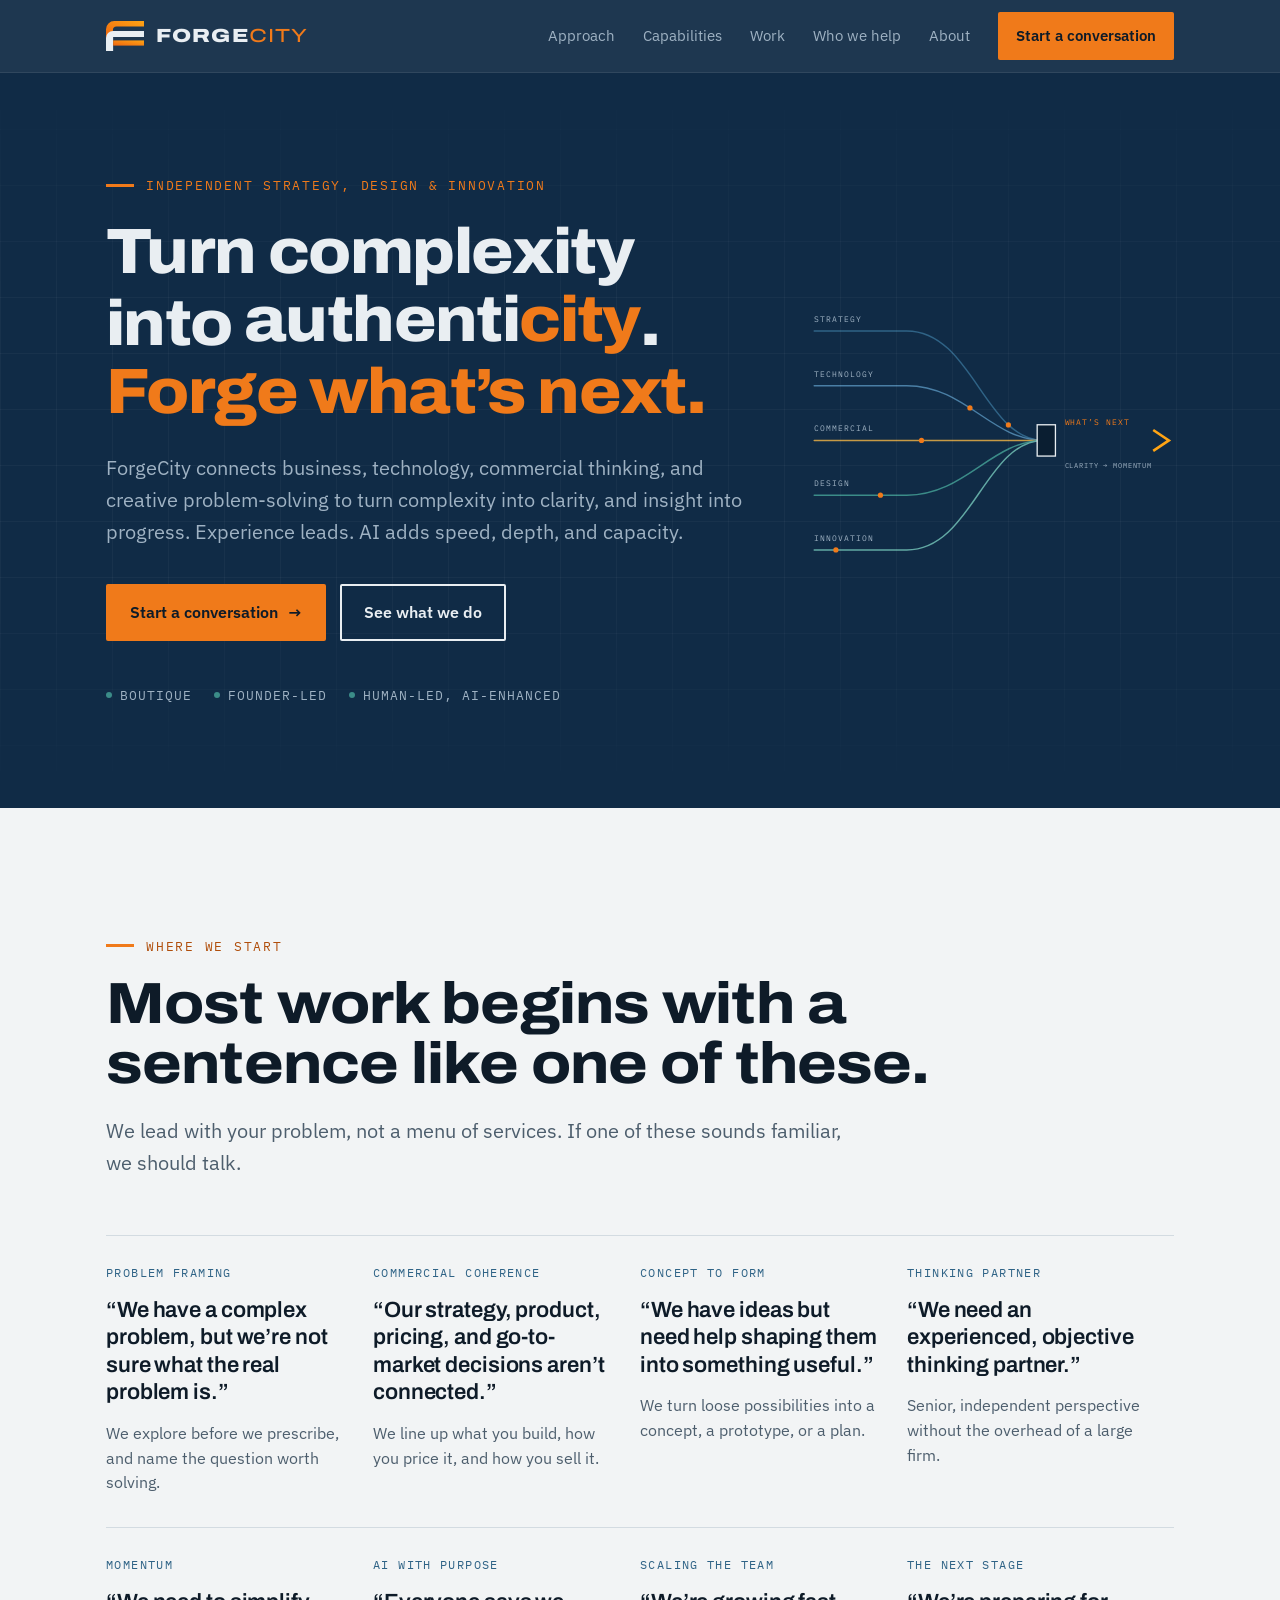
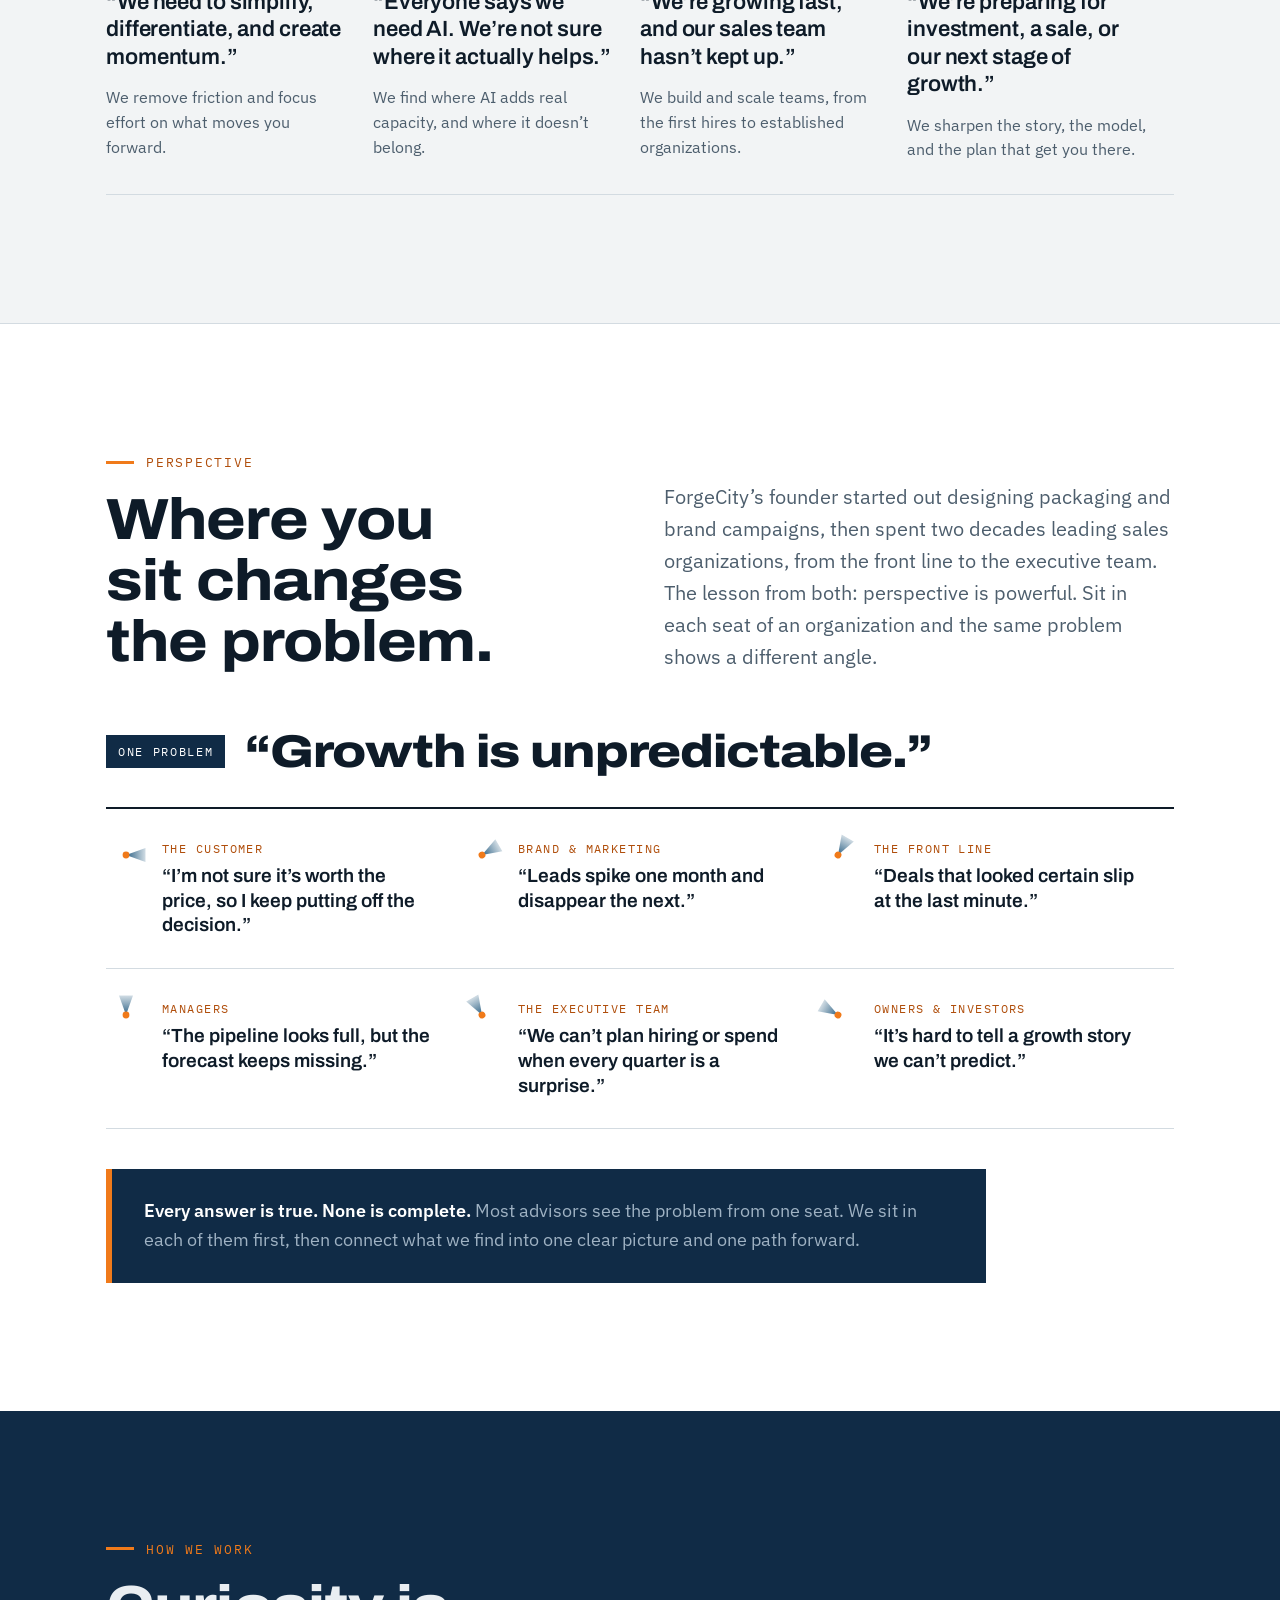
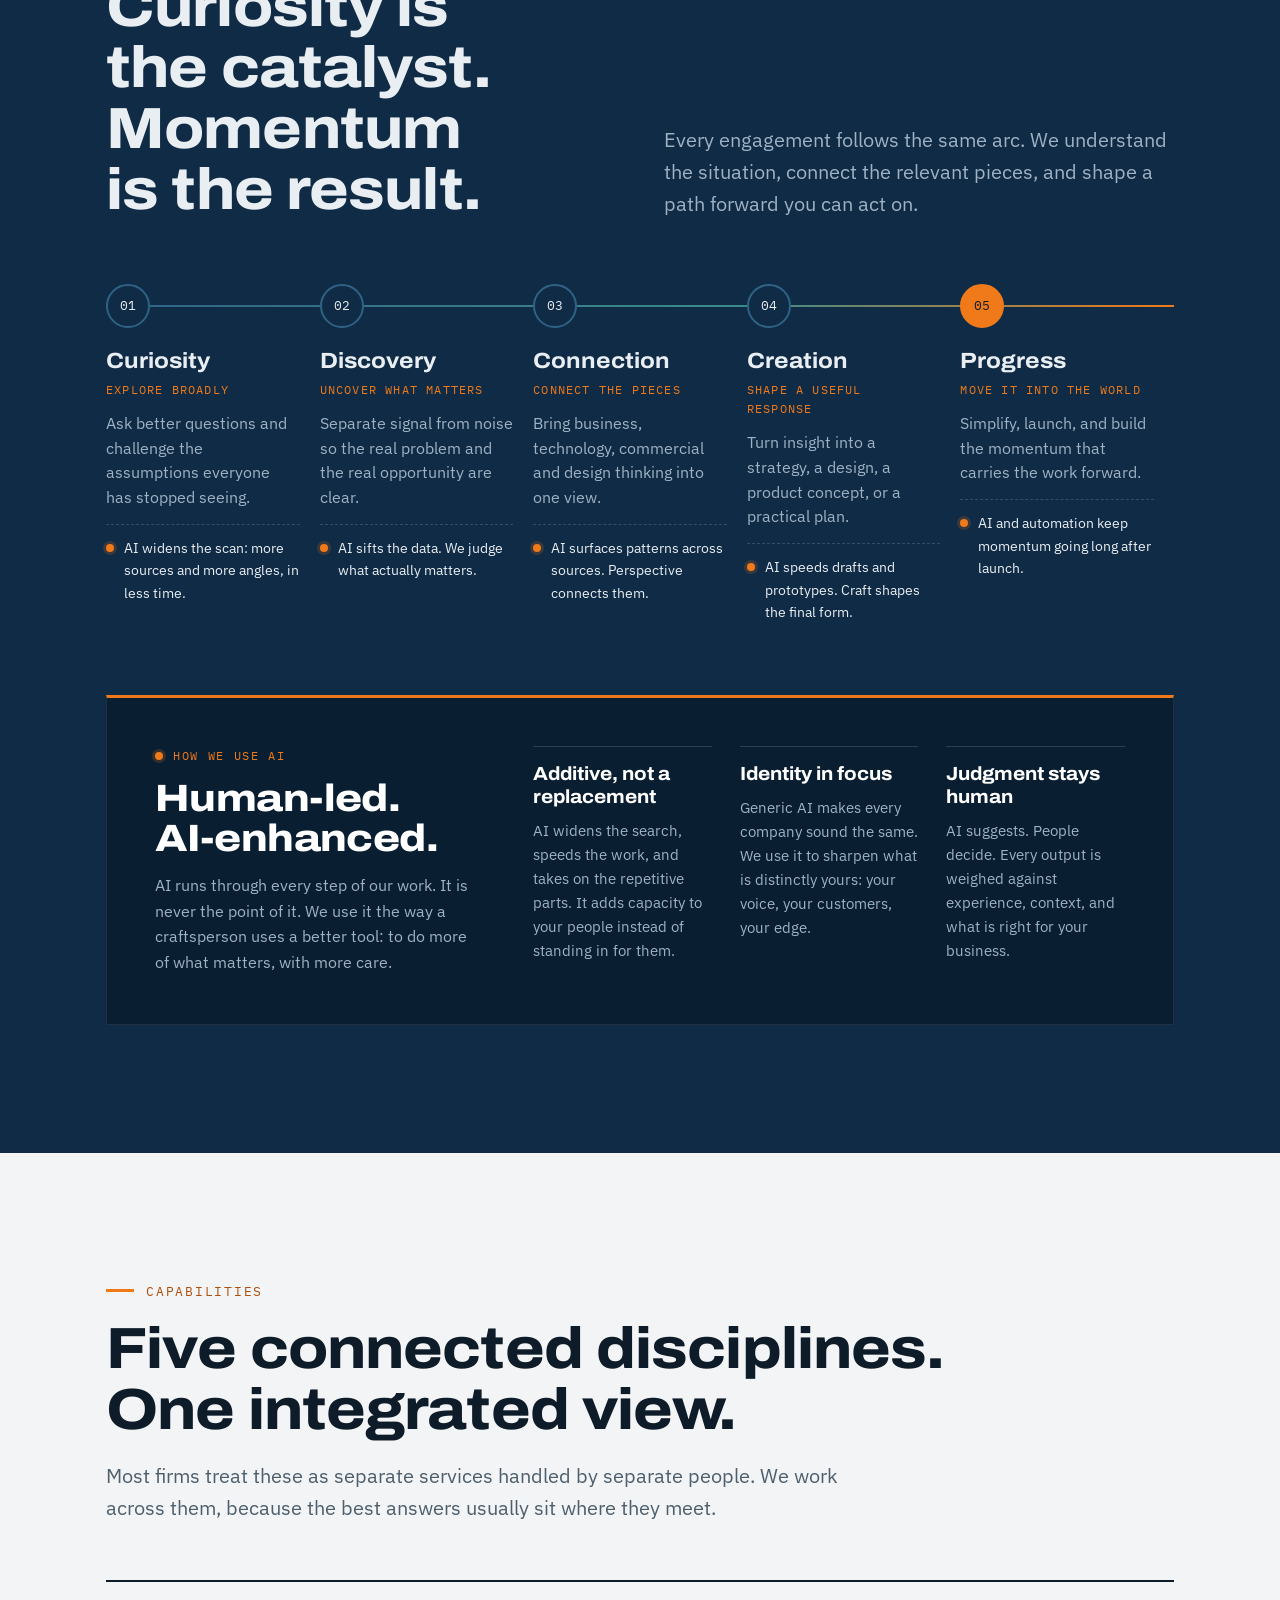
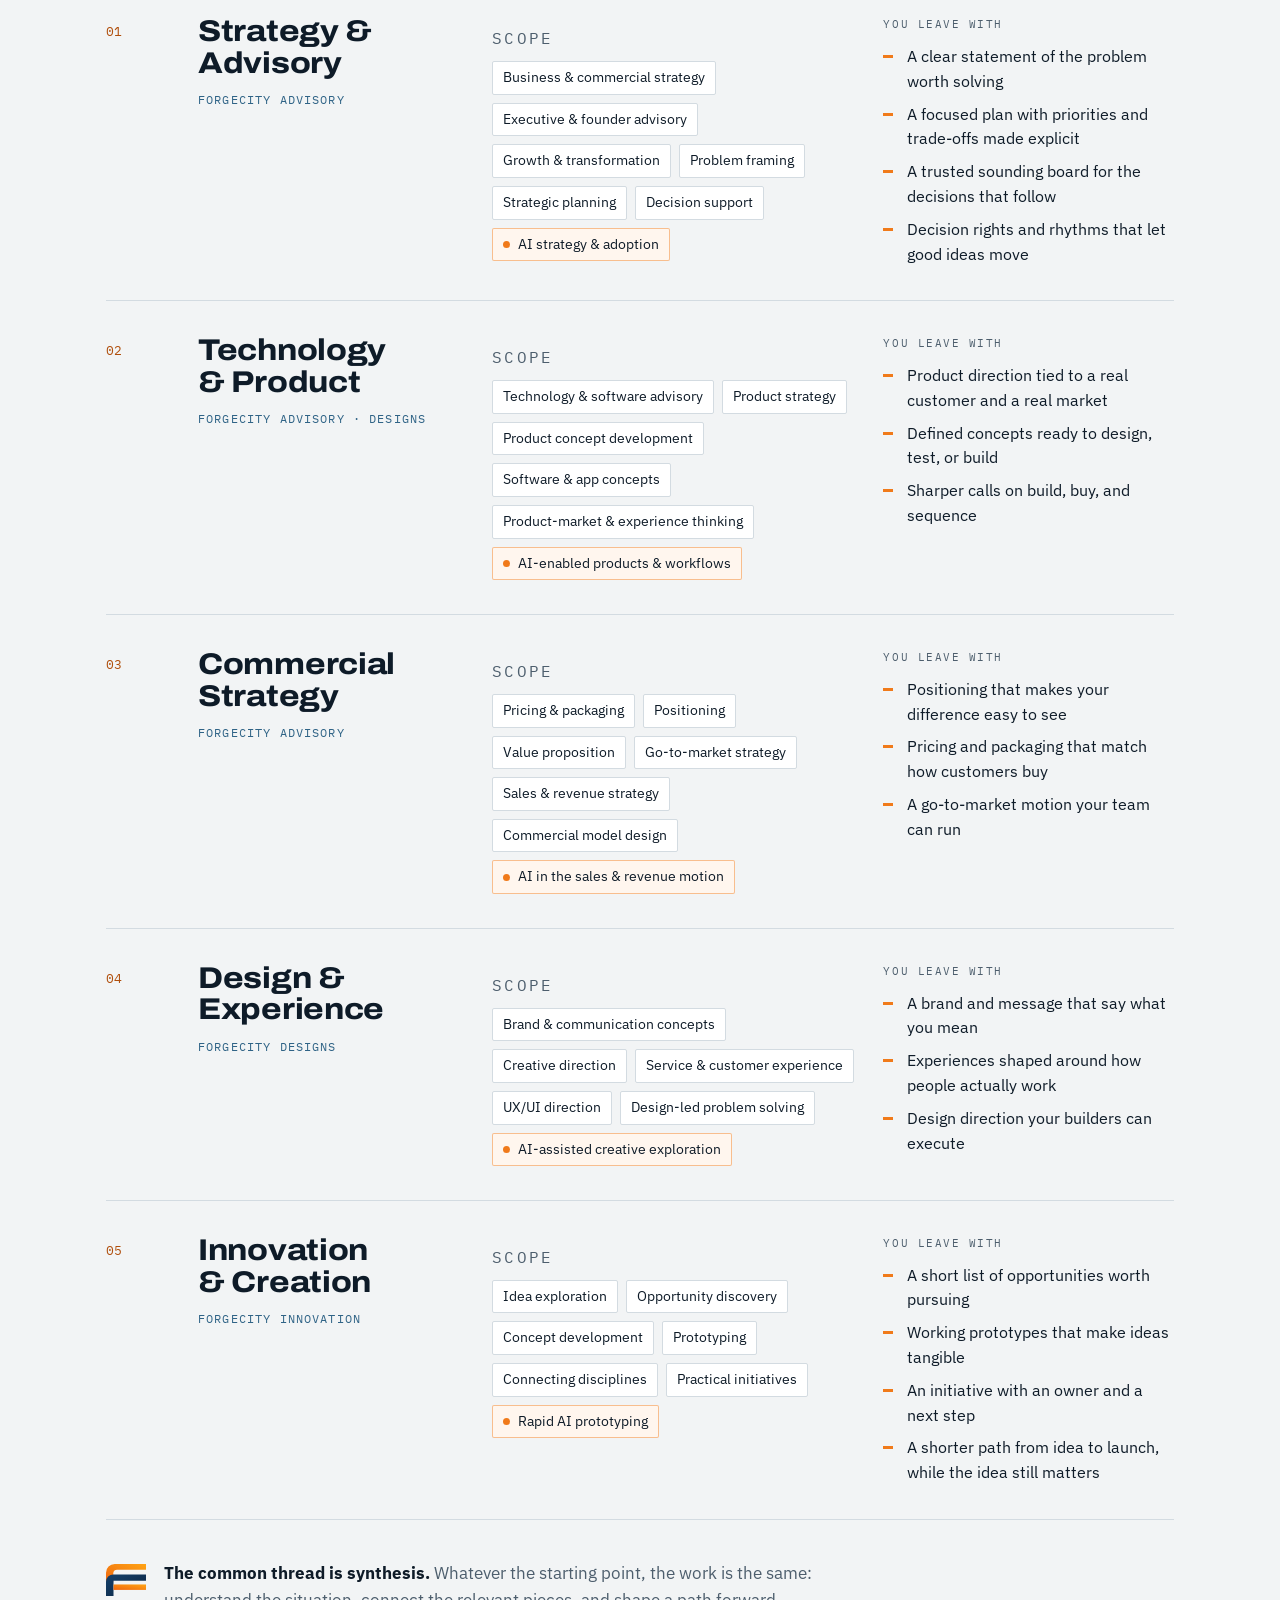
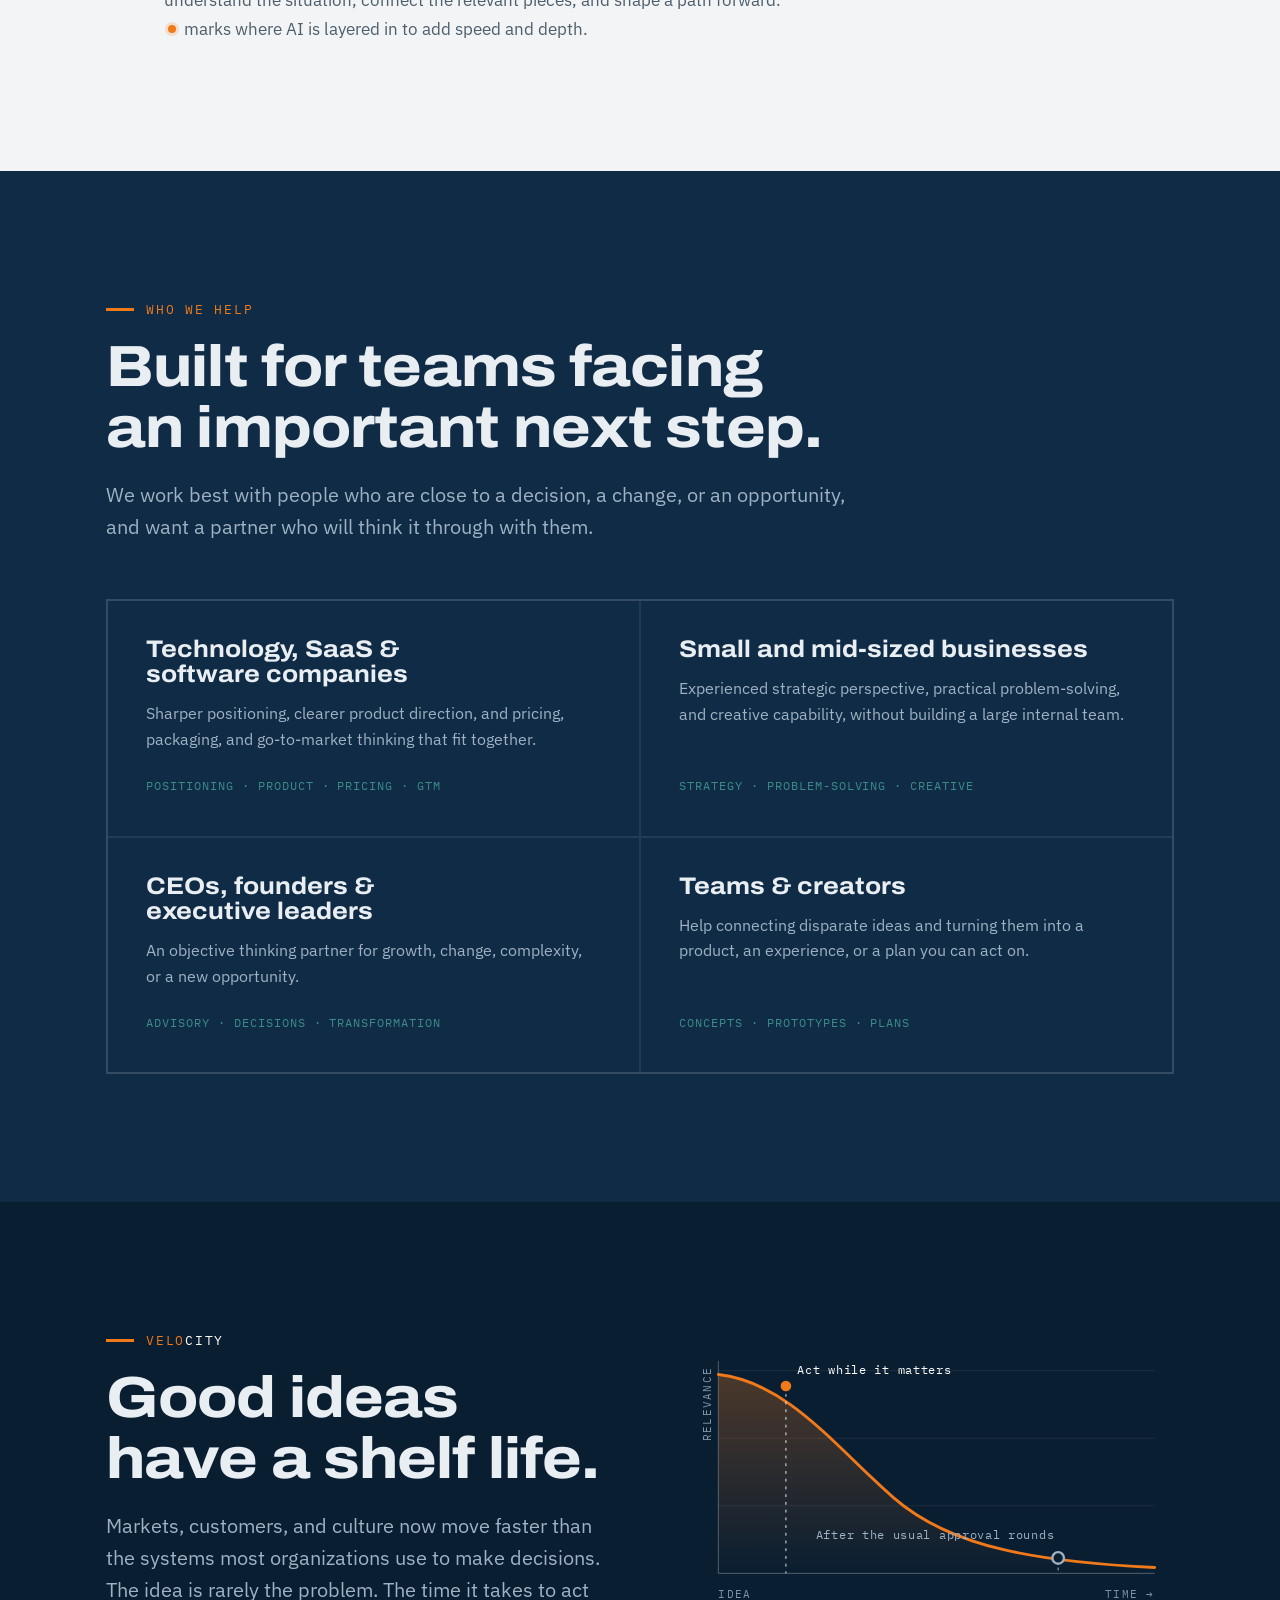
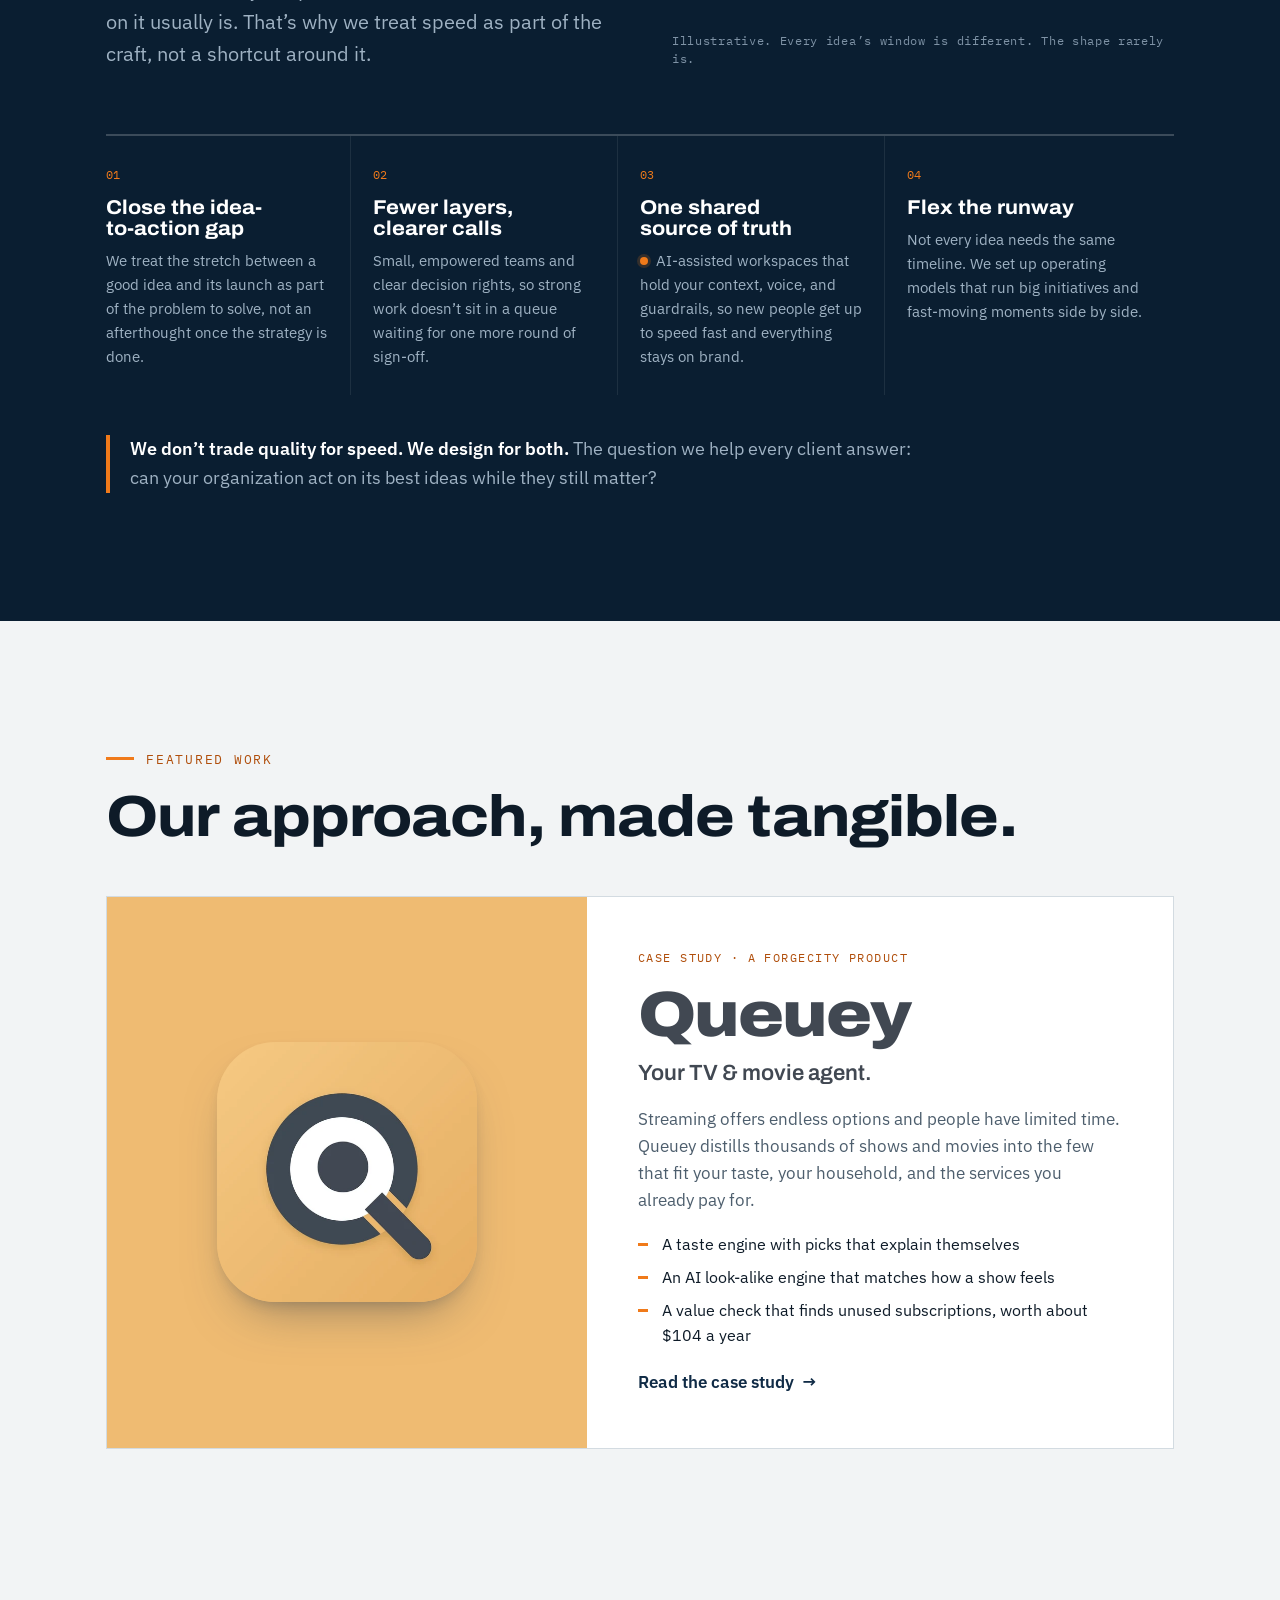
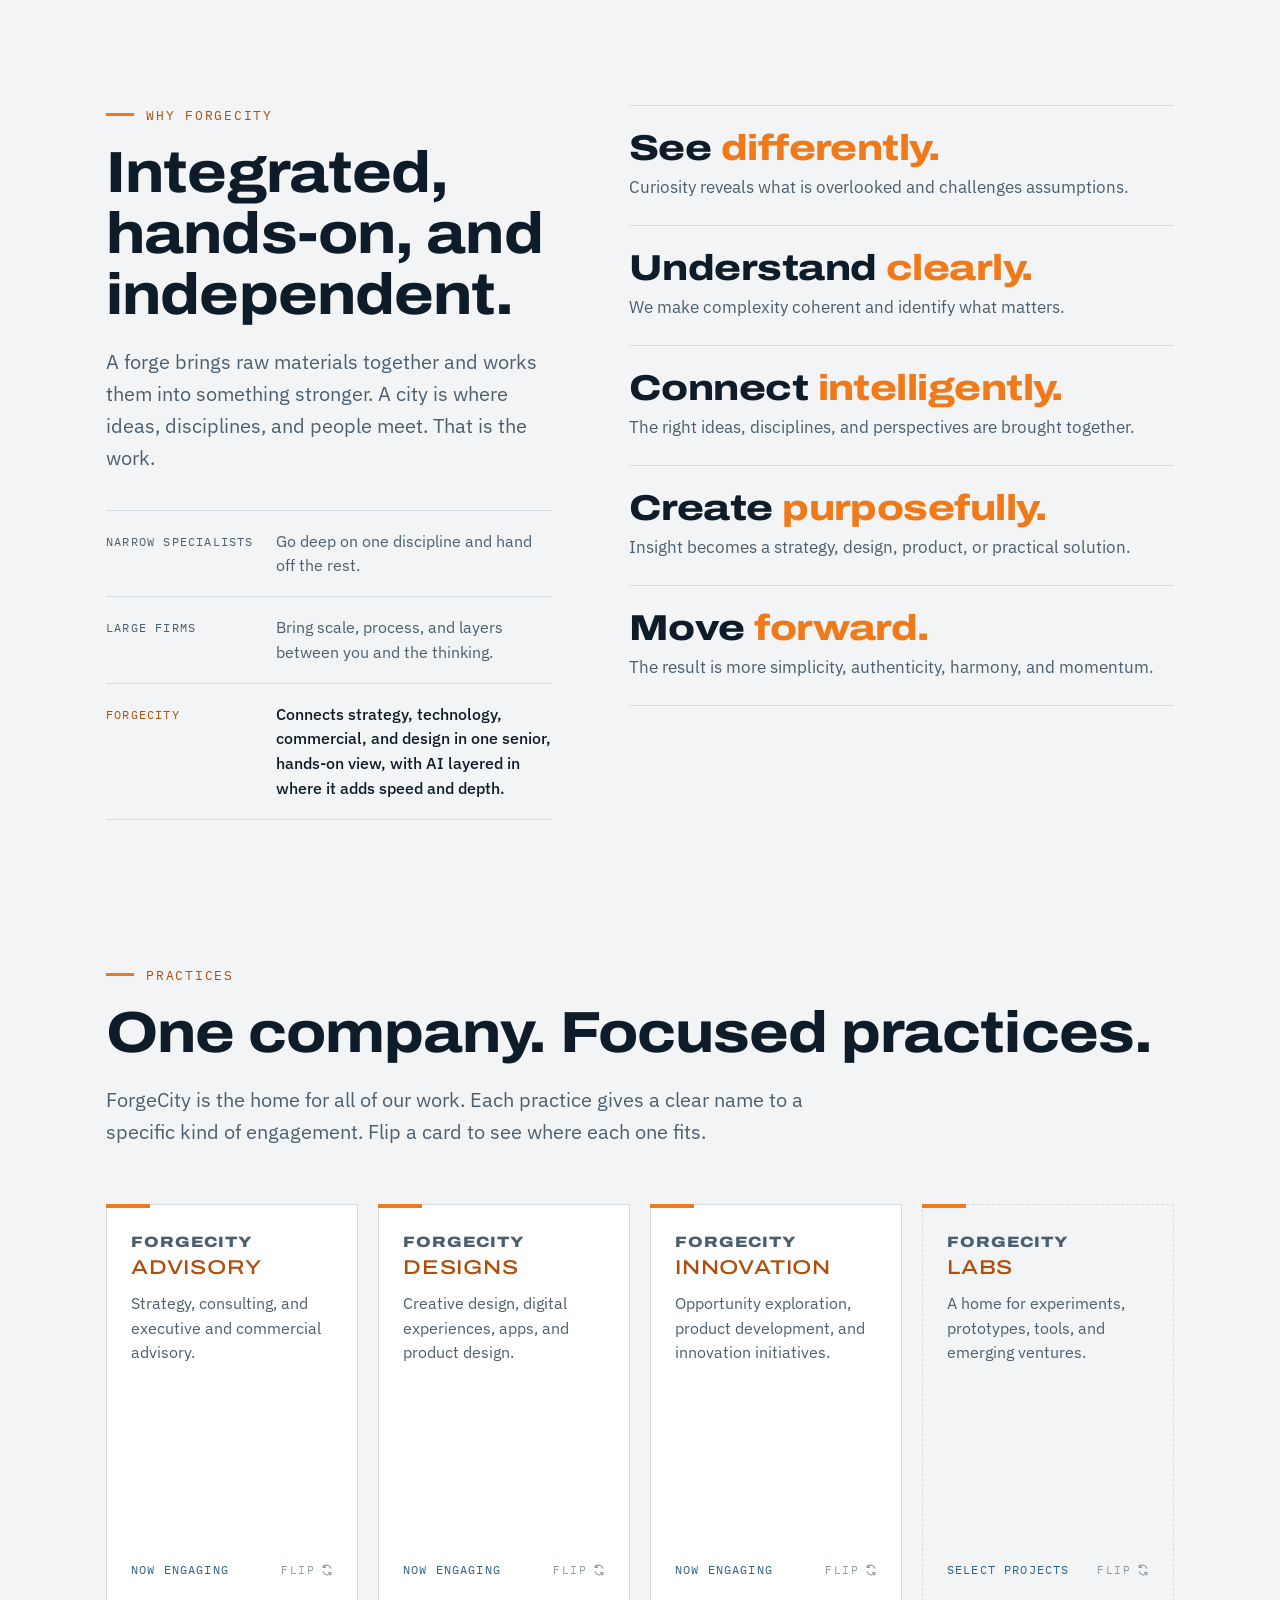
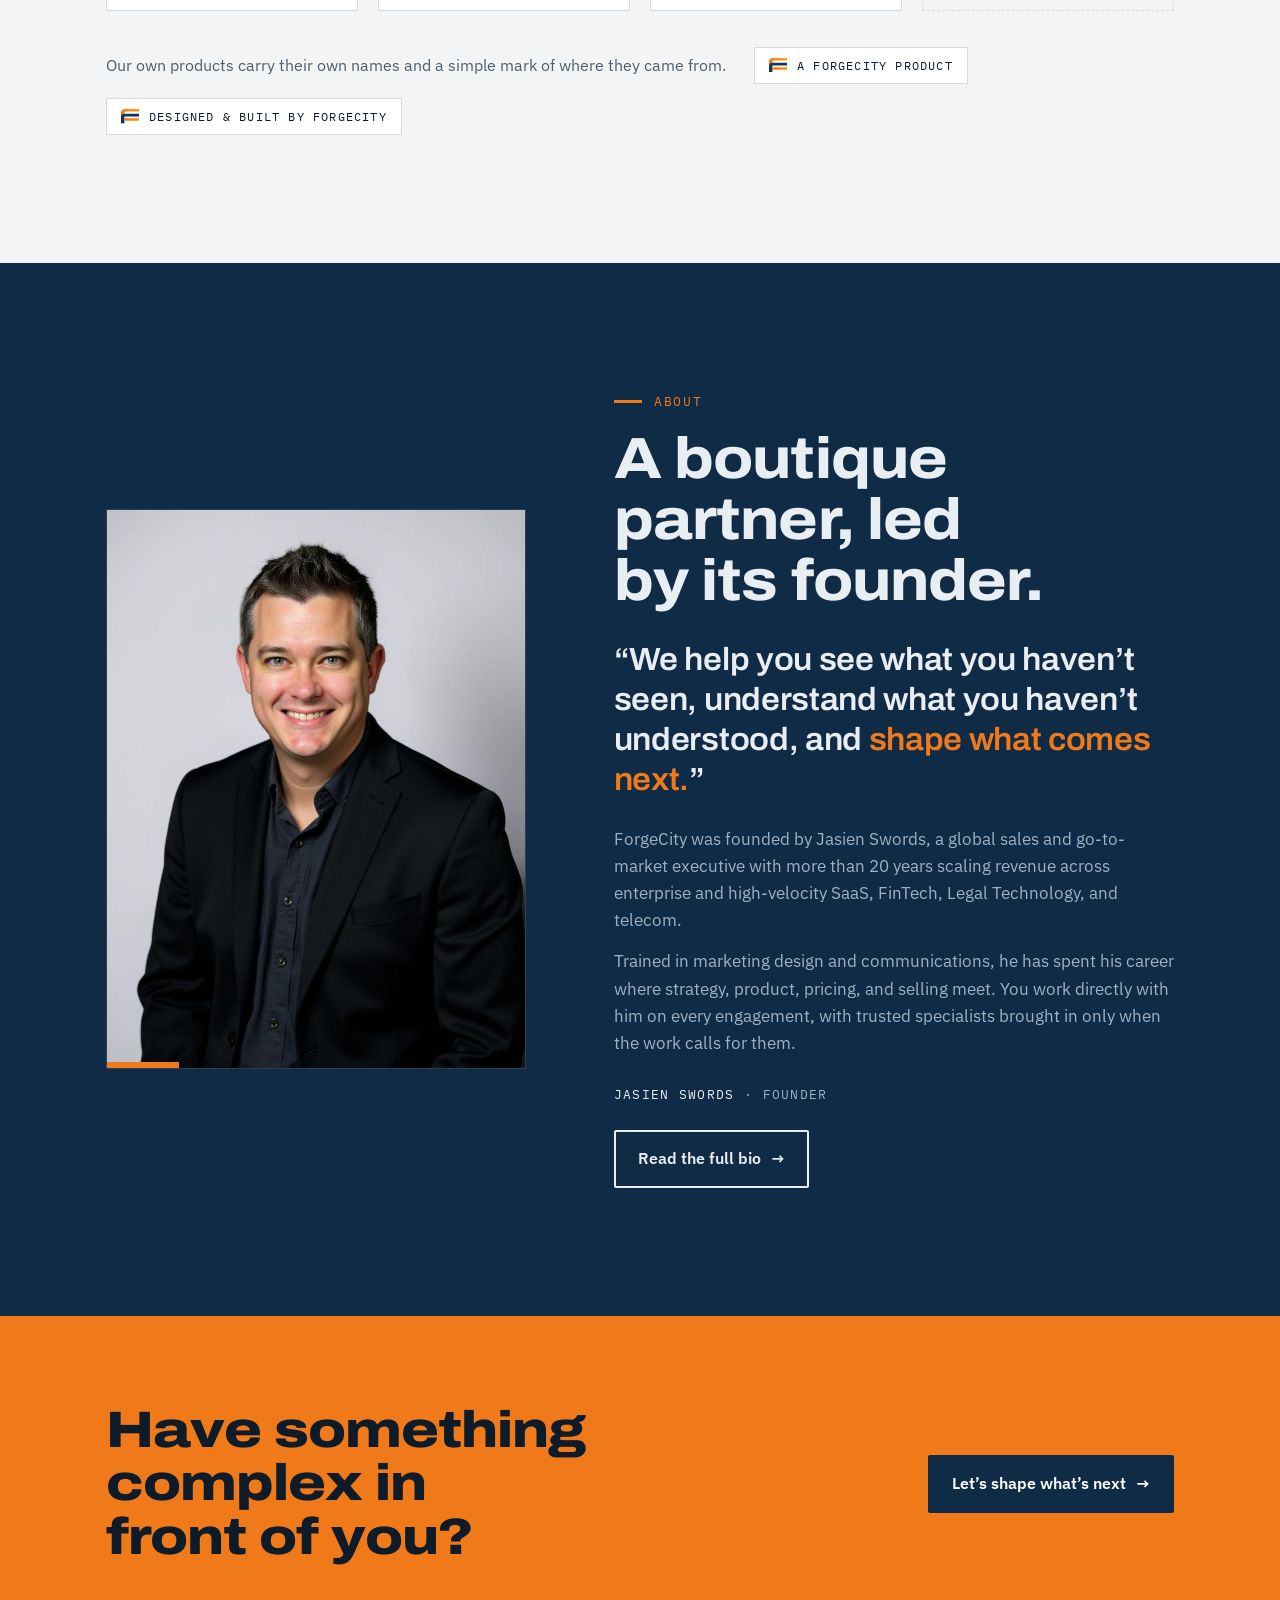
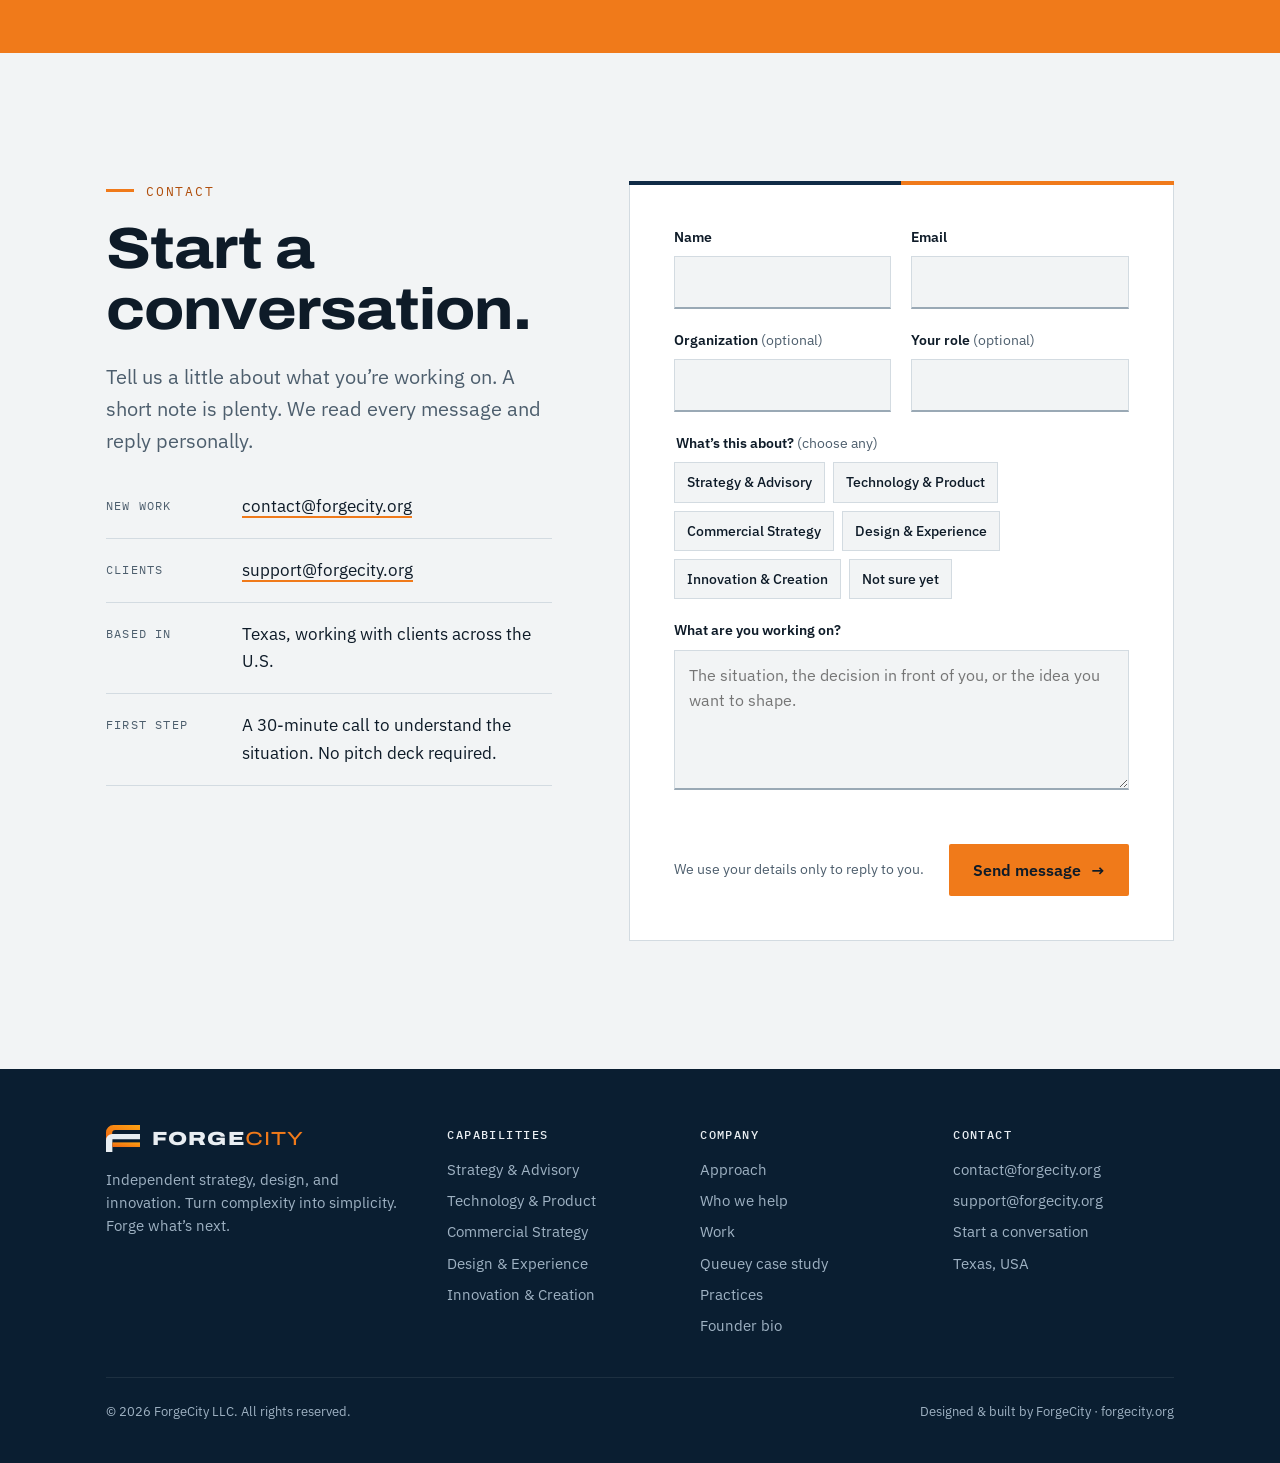
<file: index.html>
<!DOCTYPE html>
<html lang="en">
<head>
<meta charset="utf-8">
<meta name="viewport" content="width=device-width, initial-scale=1">
<title>ForgeCity</title>
<meta name="description" content="ForgeCity is an independent strategy, design, and innovation partner. We connect business, technology, commercial thinking, and creative problem-solving with experience-led thinking and thoughtfully applied AI, to turn complexity into clarity and insight into progress.">
<meta property="og:title" content="ForgeCity | Turn complexity into simplicity. Forge what's next.">
<meta property="og:description" content="Independent, founder-led strategy, design, and innovation for technology companies, growing businesses, and the leaders who run them.">
<meta property="og:type" content="website">
<meta property="og:url" content="https://forgecity.org/">
<meta name="theme-color" content="#102B46">
<link rel="icon" type="image/svg+xml" href="favicon.svg">
<link rel="icon" type="image/png" sizes="32x32" href="favicon-32.png">
<link rel="icon" type="image/png" sizes="192x192" href="icon-192.png">
<link rel="apple-touch-icon" href="apple-touch-icon.png">
<link rel="preconnect" href="https://fonts.googleapis.com">
<link rel="preconnect" href="https://fonts.gstatic.com" crossorigin>
<link href="https://fonts.googleapis.com/css2?family=Archivo:wdth,wght@62..125,400..900&family=IBM+Plex+Mono:wght@400;500&family=IBM+Plex+Sans:wght@400;500;600&display=swap" rel="stylesheet">
<script type="application/ld+json">
{"@context":"https://schema.org","@type":"ProfessionalService","name":"ForgeCity","legalName":"ForgeCity LLC","url":"https://forgecity.org/","email":"contact@forgecity.org","description":"Independent strategy, design, and innovation partner.","areaServed":"US","address":{"@type":"PostalAddress","addressRegion":"TX","addressCountry":"US"}}
</script>
<link rel="stylesheet" href="site.css">
</head>
<body>

<!-- Reusable monogram -->
<svg width="0" height="0" style="position:absolute" aria-hidden="true">
  <defs>
    <linearGradient id="gOrange" x1="0" y1="1" x2="1" y2="0">
      <stop offset="0" stop-color="#EE6510"/>
      <stop offset="1" stop-color="#FFA414"/>
    </linearGradient>
    <linearGradient id="gNavy" x1="0" y1="0" x2="1" y2="1">
      <stop offset="0" stop-color="#14406B"/>
      <stop offset="1" stop-color="#0C2440"/>
    </linearGradient>
    <linearGradient id="coneGrad" x1="0" y1="0" x2="1" y2="0"><stop offset="0" stop-color="#2F6386" stop-opacity="1"/><stop offset="1" stop-color="#2F6386" stop-opacity=".22"/></linearGradient>
    <symbol id="mono" viewBox="0 0 528 422">
      <path fill="url(#gOrange)" d="M0 240V115A115 115 0 0 1 115 0H528V76H146A50 50 0 0 0 96 126V240Z"/>
      <path fill="var(--mono-f, url(#gNavy))" d="M0 422V235A97 97 0 0 1 97 138H528V222H99V422Z"/>
      <rect fill="url(#gOrange)" x="99" y="270" width="429" height="72"/>
    </symbol>
  </defs>
</svg>

<header class="site-header">
  <div class="wrap">
    <a class="brand" href="#top" aria-label="ForgeCity home">
      <svg viewBox="0 0 528 422" style="--mono-f:#E9EEF2" aria-hidden="true"><use href="#mono"/></svg>
      <span class="wordmark"><b>FORGE</b><span>CITY</span></span>
    </a>
    <button class="menu-toggle" id="menuToggle" aria-expanded="false" aria-controls="siteNav">Menu</button>
    <nav class="nav" id="siteNav" aria-label="Primary">
      <a href="#approach">Approach</a>
      <a href="#capabilities">Capabilities</a>
      <a href="#work">Work</a>
      <a href="#clients">Who we help</a>
      <a href="about.html">About</a>
      <a class="btn btn-primary" href="#contact">Start a conversation</a>
    </nav>
  </div>
</header>

<main id="top">

<!-- HERO -->
<section class="hero dark" aria-labelledby="heroTitle">
  <div class="hero-grid-bg"></div>
  <div class="wrap">
    <div>
      <p class="eyebrow rise">Independent strategy, design &amp; innovation</p>
      <h1 id="heroTitle" class="rise"><span class="sr-only">Turn complexity into simplicity, authenticity, capacity, and velocity. Forge what’s next.</span><span aria-hidden="true">Turn complexity <span class="rot">into <span class="stem-window" id="stemWindow"><span class="stems" id="stems"><span>simpli</span><span>authenti</span><span>capa</span><span>velo</span></span></span><span class="city">city</span>.</span> <em>Forge what’s next.</em></span></h1>
      <p class="lede rise">ForgeCity connects business, technology, commercial thinking, and creative problem-solving to turn complexity into clarity, and insight into progress. Experience leads. AI adds speed, depth, and capacity.</p>
      <div class="hero-cta rise">
        <a class="btn btn-primary" href="#contact">Start a conversation <span class="arrow" aria-hidden="true">→</span></a>
        <a class="btn btn-ghost" href="#capabilities">See what we do</a>
      </div>
      <div class="hero-meta" aria-label="Operating model">
        <span>Boutique</span><span>Founder-led</span><span>Human-led, AI-enhanced</span>
      </div>
    </div>

    <figure style="margin:0" aria-label="Five disciplines converging into a single path forward">
      <svg class="converge" viewBox="0 0 560 440" role="img" aria-labelledby="convTitle">
        <title id="convTitle">Strategy, technology, commercial, design and innovation strands converge into one path labelled What's next</title>
        <defs>
          <linearGradient id="outGrad" x1="0" x2="1">
            <stop offset="0" stop-color="#F07A1A"/>
            <stop offset="1" stop-color="#FFA414"/>
          </linearGradient>
        </defs>
        <g id="strands">
          <path id="s1" class="strand" stroke="#2F6386" d="M8 52 H150 C250 52 270 220 360 220"/>
          <path id="s2" class="strand" stroke="#4A7FA5" d="M8 136 H150 C240 136 280 220 360 220"/>
          <path id="s3" class="strand" stroke="#C79A45" d="M8 220 H360"/>
          <path id="s4" class="strand" stroke="#3B8C88" d="M8 304 H150 C240 304 280 220 360 220"/>
          <path id="s5" class="strand" stroke="#62A9A4" d="M8 388 H150 C250 388 270 220 360 220"/>
        </g>
        <text class="label" x="8" y="38">Strategy</text>
        <text class="label" x="8" y="122">Technology</text>
        <text class="label" x="8" y="206">Commercial</text>
        <text class="label" x="8" y="290">Design</text>
        <text class="label" x="8" y="374">Innovation</text>
        <!-- forged seam -->
        <rect x="350" y="196" width="28" height="48" fill="#0A1E31" stroke="#E9EEF2" stroke-width="2"/>
        <path d="M378 220 H548" stroke="url(#outGrad)" stroke-width="14" stroke-linecap="butt"/>
        <path d="M528 204 L552 220 L528 236" fill="none" stroke="#FFA414" stroke-width="4" stroke-linejoin="miter"/>
        <text class="out-label" x="392" y="196">What’s next</text>
        <text class="label" x="392" y="262" style="font-size:11px">Clarity → Momentum</text>
        <g id="pulses">
          <circle class="pulse" r="4"><animateMotion dur="3.6s" repeatCount="indefinite" begin="0s"><mpath href="#s1"/></animateMotion></circle>
          <circle class="pulse" r="4"><animateMotion dur="3.6s" repeatCount="indefinite" begin=".7s"><mpath href="#s2"/></animateMotion></circle>
          <circle class="pulse" r="4"><animateMotion dur="3.6s" repeatCount="indefinite" begin="1.4s"><mpath href="#s3"/></animateMotion></circle>
          <circle class="pulse" r="4"><animateMotion dur="3.6s" repeatCount="indefinite" begin="2.1s"><mpath href="#s4"/></animateMotion></circle>
          <circle class="pulse" r="4"><animateMotion dur="3.6s" repeatCount="indefinite" begin="2.8s"><mpath href="#s5"/></animateMotion></circle>
        </g>
      </svg>
    </figure>
  </div>
</section>

<!-- NEEDS -->
<section aria-labelledby="needsTitle">
  <div class="wrap">
    <p class="eyebrow">Where we start</p>
    <h2 id="needsTitle" class="h2">Most work begins with a sentence like one of these.</h2>
    <p class="lede">We lead with your problem, not a menu of services. If one of these sounds familiar, we should talk.</p>
    <div class="needs-grid">
      <div class="need">
        <span class="need-tag">Problem framing</span>
        <q>We have a complex problem, but we’re not sure what the real problem is.</q>
        <p>We explore before we prescribe, and name the question worth solving.</p>
      </div>
      <div class="need">
        <span class="need-tag">Commercial coherence</span>
        <q>Our strategy, product, pricing, and go-to-market decisions aren’t connected.</q>
        <p>We line up what you build, how you price it, and how you sell it.</p>
      </div>
      <div class="need">
        <span class="need-tag">Concept to form</span>
        <q>We have ideas but need help shaping them into something useful.</q>
        <p>We turn loose possibilities into a concept, a prototype, or a plan.</p>
      </div>
      <div class="need">
        <span class="need-tag">Thinking partner</span>
        <q>We need an experienced, objective thinking partner.</q>
        <p>Senior, independent perspective without the overhead of a large firm.</p>
      </div>
      <div class="need">
        <span class="need-tag">Momentum</span>
        <q>We need to simplify, differentiate, and create momentum.</q>
        <p>We remove friction and focus effort on what moves you forward.</p>
      </div>
      <div class="need">
        <span class="need-tag">AI with purpose</span>
        <q>Everyone says we need AI. We’re not sure where it actually helps.</q>
        <p>We find where AI adds real capacity, and where it doesn’t belong.</p>
      </div>
      <div class="need">
        <span class="need-tag">Scaling the team</span>
        <q>We’re growing fast, and our sales team hasn’t kept up.</q>
        <p>We build and scale teams, from the first hires to established organizations.</p>
      </div>
      <div class="need">
        <span class="need-tag">The next stage</span>
        <q>We’re preparing for investment, a sale, or our next stage of growth.</q>
        <p>We sharpen the story, the model, and the plan that get you there.</p>
      </div>
    </div>
  </div>
</section>

<!-- PERSPECTIVE -->
<section class="perspective" aria-labelledby="perspTitle">
  <div class="wrap">
    <div class="persp-head">
      <div>
        <p class="eyebrow">Perspective</p>
        <h2 id="perspTitle" class="h2">Where you sit changes the problem.</h2>
      </div>
      <div class="persp-intro">
        <p class="lede">ForgeCity’s founder started out designing packaging and brand campaigns, then spent two decades leading sales organizations, from the front line to the executive team. The lesson from both: perspective is powerful. Sit in each seat of an organization and the same problem shows a different angle.</p>
      </div>
    </div>

    <div class="persp-problem">
      <span class="persp-tag">One problem</span>
      <p>“Growth is unpredictable.”</p>
    </div>

    <div class="seats">
      <div class="seat"><svg class="angle" viewBox="0 0 40 40" aria-hidden="true"><path class="cone" d="M20 20 L39.5 13 L39.5 27 Z"/><circle cx="20" cy="20" r="3.4"/></svg><span class="seat-name">The customer</span><p>“I’m not sure it’s worth the price, so I keep putting off the decision.”</p></div>
      <div class="seat"><svg class="angle" viewBox="0 0 40 40" aria-hidden="true" style="--a:-30deg"><path class="cone" d="M20 20 L39.5 13 L39.5 27 Z"/><circle cx="20" cy="20" r="3.4"/></svg><span class="seat-name">Brand &amp; marketing</span><p>“Leads spike one month and disappear the next.”</p></div>
      <div class="seat"><svg class="angle" viewBox="0 0 40 40" aria-hidden="true" style="--a:-60deg"><path class="cone" d="M20 20 L39.5 13 L39.5 27 Z"/><circle cx="20" cy="20" r="3.4"/></svg><span class="seat-name">The front line</span><p>“Deals that looked certain slip at the last minute.”</p></div>
      <div class="seat"><svg class="angle" viewBox="0 0 40 40" aria-hidden="true" style="--a:-90deg"><path class="cone" d="M20 20 L39.5 13 L39.5 27 Z"/><circle cx="20" cy="20" r="3.4"/></svg><span class="seat-name">Managers</span><p>“The pipeline looks full, but the forecast keeps missing.”</p></div>
      <div class="seat"><svg class="angle" viewBox="0 0 40 40" aria-hidden="true" style="--a:-120deg"><path class="cone" d="M20 20 L39.5 13 L39.5 27 Z"/><circle cx="20" cy="20" r="3.4"/></svg><span class="seat-name">The executive team</span><p>“We can’t plan hiring or spend when every quarter is a surprise.”</p></div>
      <div class="seat"><svg class="angle" viewBox="0 0 40 40" aria-hidden="true" style="--a:-150deg"><path class="cone" d="M20 20 L39.5 13 L39.5 27 Z"/><circle cx="20" cy="20" r="3.4"/></svg><span class="seat-name">Owners &amp; investors</span><p>“It’s hard to tell a growth story we can’t predict.”</p></div>
    </div>

    <div class="persp-close">
      <p><strong>Every answer is true. None is complete.</strong> Most advisors see the problem from one seat. We sit in each of them first, then connect what we find into one clear picture and one path forward.</p>
    </div>
  </div>
</section>

<!-- APPROACH -->
<section id="approach" class="dark" aria-labelledby="approachTitle">
  <div class="wrap">
    <div class="approach-head">
      <div>
        <p class="eyebrow">How we work</p>
        <h2 id="approachTitle" class="h2">Curiosity is the catalyst. Momentum is the result.</h2>
      </div>
      <p class="lede">Every engagement follows the same arc. We understand the situation, connect the relevant pieces, and shape a path forward you can act on.</p>
    </div>
    <ol class="steps">
      <li class="step">
        <span class="step-dot">01</span>
        <h3>Curiosity</h3>
        <p class="verb">Explore broadly</p>
        <p>Ask better questions and challenge the assumptions everyone has stopped seeing.</p>
        <p class="ai-line"><span class="ai-dot" aria-hidden="true"></span><span class="sr-only">With AI: </span>AI widens the scan: more sources and more angles, in less time.</p>
      </li>
      <li class="step">
        <span class="step-dot">02</span>
        <h3>Discovery</h3>
        <p class="verb">Uncover what matters</p>
        <p>Separate signal from noise so the real problem and the real opportunity are clear.</p>
        <p class="ai-line"><span class="ai-dot" aria-hidden="true"></span><span class="sr-only">With AI: </span>AI sifts the data. We judge what actually matters.</p>
      </li>
      <li class="step">
        <span class="step-dot">03</span>
        <h3>Connection</h3>
        <p class="verb">Connect the pieces</p>
        <p>Bring business, technology, commercial and design thinking into one view.</p>
        <p class="ai-line"><span class="ai-dot" aria-hidden="true"></span><span class="sr-only">With AI: </span>AI surfaces patterns across sources. Perspective connects them.</p>
      </li>
      <li class="step">
        <span class="step-dot">04</span>
        <h3>Creation</h3>
        <p class="verb">Shape a useful response</p>
        <p>Turn insight into a strategy, a design, a product concept, or a practical plan.</p>
        <p class="ai-line"><span class="ai-dot" aria-hidden="true"></span><span class="sr-only">With AI: </span>AI speeds drafts and prototypes. Craft shapes the final form.</p>
      </li>
      <li class="step">
        <span class="step-dot">05</span>
        <h3>Progress</h3>
        <p class="verb">Move it into the world</p>
        <p>Simplify, launch, and build the momentum that carries the work forward.</p>
        <p class="ai-line"><span class="ai-dot" aria-hidden="true"></span><span class="sr-only">With AI: </span>AI and automation keep momentum going long after launch.</p>
      </li>
    </ol>

    <div class="ai-principles" aria-labelledby="aiTitle">
      <div class="ai-head">
        <p class="ai-kicker"><span class="ai-dot" aria-hidden="true"></span>How we use AI</p>
        <h3 id="aiTitle">Human-led. AI-enhanced.</h3>
        <p>AI runs through every step of our work. It is never the point of it. We use it the way a craftsperson uses a better tool: to do more of what matters, with more care.</p>
      </div>
      <div class="ai-cols">
        <div>
          <h4>Additive, not a replacement</h4>
          <p>AI widens the search, speeds the work, and takes on the repetitive parts. It adds capacity to your people instead of standing in for them.</p>
        </div>
        <div>
          <h4>Identity in focus</h4>
          <p>Generic AI makes every company sound the same. We use it to sharpen what is distinctly yours: your voice, your customers, your edge.</p>
        </div>
        <div>
          <h4>Judgment stays human</h4>
          <p>AI suggests. People decide. Every output is weighed against experience, context, and what is right for your business.</p>
        </div>
      </div>
    </div>
  </div>
</section>

<!-- CAPABILITIES -->
<section id="capabilities" aria-labelledby="capTitle">
  <div class="wrap">
    <p class="eyebrow">Capabilities</p>
    <h2 id="capTitle" class="h2">Five connected disciplines. One integrated view.</h2>
    <p class="lede">Most firms treat these as separate services handled by separate people. We work across them, because the best answers usually sit where they meet.</p>

    <div class="cap-list">
      <article class="cap">
        <span class="cap-num">01</span>
        <div>
          <h3>Strategy &amp; Advisory</h3>
          <p class="practice">ForgeCity Advisory</p>
        </div>
        <div class="scope">
          <p class="cap-label">Scope</p>
          <div class="chips">
            <span class="chip">Business &amp; commercial strategy</span>
            <span class="chip">Executive &amp; founder advisory</span>
            <span class="chip">Growth &amp; transformation</span>
            <span class="chip">Problem framing</span>
            <span class="chip">Strategic planning</span>
            <span class="chip">Decision support</span>
            <span class="chip ai">AI strategy &amp; adoption</span>
          </div>
        </div>
        <div class="out">
          <p class="cap-label">You leave with</p>
          <ul class="outcomes">
            <li>A clear statement of the problem worth solving</li>
            <li>A focused plan with priorities and trade-offs made explicit</li>
            <li>A trusted sounding board for the decisions that follow</li>
            <li>Decision rights and rhythms that let good ideas move</li>
          </ul>
        </div>
      </article>

      <article class="cap">
        <span class="cap-num">02</span>
        <div>
          <h3>Technology &amp; Product</h3>
          <p class="practice">ForgeCity Advisory · Designs</p>
        </div>
        <div class="scope">
          <p class="cap-label">Scope</p>
          <div class="chips">
            <span class="chip">Technology &amp; software advisory</span>
            <span class="chip">Product strategy</span>
            <span class="chip">Product concept development</span>
            <span class="chip">Software &amp; app concepts</span>
            <span class="chip">Product-market &amp; experience thinking</span>
            <span class="chip ai">AI-enabled products &amp; workflows</span>
          </div>
        </div>
        <div class="out">
          <p class="cap-label">You leave with</p>
          <ul class="outcomes">
            <li>Product direction tied to a real customer and a real market</li>
            <li>Defined concepts ready to design, test, or build</li>
            <li>Sharper calls on build, buy, and sequence</li>
          </ul>
        </div>
      </article>

      <article class="cap">
        <span class="cap-num">03</span>
        <div>
          <h3>Commercial Strategy</h3>
          <p class="practice">ForgeCity Advisory</p>
        </div>
        <div class="scope">
          <p class="cap-label">Scope</p>
          <div class="chips">
            <span class="chip">Pricing &amp; packaging</span>
            <span class="chip">Positioning</span>
            <span class="chip">Value proposition</span>
            <span class="chip">Go-to-market strategy</span>
            <span class="chip">Sales &amp; revenue strategy</span>
            <span class="chip">Commercial model design</span>
            <span class="chip ai">AI in the sales &amp; revenue motion</span>
          </div>
        </div>
        <div class="out">
          <p class="cap-label">You leave with</p>
          <ul class="outcomes">
            <li>Positioning that makes your difference easy to see</li>
            <li>Pricing and packaging that match how customers buy</li>
            <li>A go-to-market motion your team can run</li>
          </ul>
        </div>
      </article>

      <article class="cap">
        <span class="cap-num">04</span>
        <div>
          <h3>Design &amp; Experience</h3>
          <p class="practice">ForgeCity Designs</p>
        </div>
        <div class="scope">
          <p class="cap-label">Scope</p>
          <div class="chips">
            <span class="chip">Brand &amp; communication concepts</span>
            <span class="chip">Creative direction</span>
            <span class="chip">Service &amp; customer experience</span>
            <span class="chip">UX/UI direction</span>
            <span class="chip">Design-led problem solving</span>
            <span class="chip ai">AI-assisted creative exploration</span>
          </div>
        </div>
        <div class="out">
          <p class="cap-label">You leave with</p>
          <ul class="outcomes">
            <li>A brand and message that say what you mean</li>
            <li>Experiences shaped around how people actually work</li>
            <li>Design direction your builders can execute</li>
          </ul>
        </div>
      </article>

      <article class="cap">
        <span class="cap-num">05</span>
        <div>
          <h3>Innovation &amp; Creation</h3>
          <p class="practice">ForgeCity Innovation</p>
        </div>
        <div class="scope">
          <p class="cap-label">Scope</p>
          <div class="chips">
            <span class="chip">Idea exploration</span>
            <span class="chip">Opportunity discovery</span>
            <span class="chip">Concept development</span>
            <span class="chip">Prototyping</span>
            <span class="chip">Connecting disciplines</span>
            <span class="chip">Practical initiatives</span>
            <span class="chip ai">Rapid AI prototyping</span>
          </div>
        </div>
        <div class="out">
          <p class="cap-label">You leave with</p>
          <ul class="outcomes">
            <li>A short list of opportunities worth pursuing</li>
            <li>Working prototypes that make ideas tangible</li>
            <li>An initiative with an owner and a next step</li>
            <li>A shorter path from idea to launch, while the idea still matters</li>
          </ul>
        </div>
      </article>
    </div>

    <p class="thread-note"><svg viewBox="0 0 528 422" width="40" aria-hidden="true" style="flex:none;margin-top:4px"><use href="#mono"/></svg><span><strong>The common thread is synthesis.</strong> Whatever the starting point, the work is the same: understand the situation, connect the relevant pieces, and shape a path forward. <span class="ai-key"><span class="ai-dot" aria-hidden="true"></span>marks where AI is layered in to add speed and depth.</span></span></p>
  </div>
</section>

<!-- AUDIENCES -->
<section id="clients" class="dark" aria-labelledby="audTitle">
  <div class="wrap">
    <p class="eyebrow">Who we help</p>
    <h2 id="audTitle" class="h2">Built for teams facing an important next step.</h2>
    <p class="lede">We work best with people who are close to a decision, a change, or an opportunity, and want a partner who will think it through with them.</p>
    <div class="aud-grid">
      <div class="aud">
        <h3>Technology, SaaS &amp; software companies</h3>
        <p>Sharper positioning, clearer product direction, and pricing, packaging, and go-to-market thinking that fit together.</p>
        <span class="focus">Positioning · Product · Pricing · GTM</span>
      </div>
      <div class="aud">
        <h3>Small and mid-sized businesses</h3>
        <p>Experienced strategic perspective, practical problem-solving, and creative capability, without building a large internal team.</p>
        <span class="focus">Strategy · Problem-solving · Creative</span>
      </div>
      <div class="aud">
        <h3>CEOs, founders &amp; executive leaders</h3>
        <p>An objective thinking partner for growth, change, complexity, or a new opportunity.</p>
        <span class="focus">Advisory · Decisions · Transformation</span>
      </div>
      <div class="aud">
        <h3>Teams &amp; creators</h3>
        <p>Help connecting disparate ideas and turning them into a product, an experience, or a plan you can act on.</p>
        <span class="focus">Concepts · Prototypes · Plans</span>
      </div>
    </div>
  </div>
</section>

<!-- VELOCITY -->
<section id="velocity" class="dark velocity" aria-labelledby="velTitle">
  <div class="wrap">
    <div class="vel-grid">
      <div>
        <p class="eyebrow"><span>Velo<span class="vel-city">city</span></span></p>
        <h2 id="velTitle" class="h2">Good ideas have a shelf life.</h2>
        <p class="lede">Markets, customers, and culture now move faster than the systems most organizations use to make decisions. The idea is rarely the problem. The time it takes to act on it usually is. That’s why we treat speed as part of the craft, not a shortcut around it.</p>
      </div>
      <figure class="halflife" aria-labelledby="hlCap">
        <svg viewBox="0 0 520 300" role="img" aria-labelledby="hlTitle">
          <title id="hlTitle">Illustration: an idea’s relevance falls over time. Acting early captures it while relevance is high; acting after long approval rounds arrives when most of it is gone.</title>
          <defs>
            <linearGradient id="hlFill" x1="0" y1="0" x2="0" y2="1"><stop offset="0" stop-color="#F07A1A" stop-opacity=".28"/><stop offset="1" stop-color="#F07A1A" stop-opacity="0"/></linearGradient>
          </defs>
          <g stroke="rgba(255,255,255,.08)" stroke-width="1"><line x1="48" y1="40" x2="500" y2="40"/><line x1="48" y1="110" x2="500" y2="110"/><line x1="48" y1="180" x2="500" y2="180"/></g>
          <line x1="48" y1="250" x2="500" y2="250" stroke="rgba(255,255,255,.3)"/>
          <line x1="48" y1="30" x2="48" y2="250" stroke="rgba(255,255,255,.3)"/>
          <path d="M48 44 C 120 52, 170 120, 230 172 S 380 238, 500 244 L500 250 L48 250 Z" fill="url(#hlFill)"/>
          <path d="M48 44 C 120 52, 170 120, 230 172 S 380 238, 500 244" fill="none" stroke="#F07A1A" stroke-width="3" stroke-linecap="round"/>
          <line x1="118" y1="56" x2="118" y2="250" stroke="#E9EEF2" stroke-dasharray="3 5"/>
          <circle cx="118" cy="56" r="7" fill="#F07A1A" stroke="#0A1E31" stroke-width="3"/>
          <text x="130" y="44" class="hl-lab hl-on">Act while it matters</text>
          <line x1="400" y1="236" x2="400" y2="250" stroke="#9FB2C3" stroke-dasharray="3 5"/>
          <circle cx="400" cy="234" r="6" fill="#0A1E31" stroke="#9FB2C3" stroke-width="2.5"/>
          <text x="396" y="214" class="hl-lab" text-anchor="end">After the usual approval rounds</text>
          <text x="48" y="276" class="hl-axis">Idea</text>
          <text x="500" y="276" class="hl-axis" text-anchor="end">Time →</text>
          <text x="40" y="36" class="hl-axis" text-anchor="end" transform="rotate(-90 40 36)">Relevance</text>
        </svg>
        <figcaption id="hlCap">Illustrative. Every idea’s window is different. The shape rarely is.</figcaption>
      </figure>
    </div>

    <div class="vel-moves">
      <div>
        <span class="n">01</span>
        <h3>Close the idea-to-action gap</h3>
        <p>We treat the stretch between a good idea and its launch as part of the problem to solve, not an afterthought once the strategy is done.</p>
      </div>
      <div>
        <span class="n">02</span>
        <h3>Fewer layers, clearer calls</h3>
        <p>Small, empowered teams and clear decision rights, so strong work doesn’t sit in a queue waiting for one more round of sign-off.</p>
      </div>
      <div>
        <span class="n">03</span>
        <h3>One shared source of truth</h3>
        <p><span class="ai-dot" aria-hidden="true"></span> AI-assisted workspaces that hold your context, voice, and guardrails, so new people get up to speed fast and everything stays on brand.</p>
      </div>
      <div>
        <span class="n">04</span>
        <h3>Flex the runway</h3>
        <p>Not every idea needs the same timeline. We set up operating models that run big initiatives and fast-moving moments side by side.</p>
      </div>
    </div>

    <p class="vel-close"><strong>We don’t trade quality for speed. We design for both.</strong> The question we help every client answer: can your organization act on its best ideas while they still matter?</p>
  </div>
</section>

<!-- WORK -->
<section id="work" aria-labelledby="workTitle">
  <div class="wrap">
    <p class="eyebrow">Featured work</p>
    <h2 id="workTitle" class="h2">Our approach, made tangible.</h2>
    <a class="work-feature" href="work-queuey.html">
      <div class="wf-art">
        <img class="wf-icon" src="work/queuey-app-icon.webp" alt="Queuey app icon" width="512" height="512" loading="lazy">
      </div>
      <div class="wf-text">
        <span class="wf-tag">Case study · A ForgeCity product</span>
        <h3>Queuey</h3>
        <p class="wf-sub">Your TV &amp; movie agent.</p>
        <p>Streaming offers endless options and people have limited time. Queuey distills thousands of shows and movies into the few that fit your taste, your household, and the services you already pay for.</p>
        <ul class="wf-points">
          <li>A taste engine with picks that explain themselves</li>
          <li>An AI look-alike engine that matches how a show feels</li>
          <li>A value check that finds unused subscriptions, worth about $104 a year</li>
        </ul>
        <span class="wf-link">Read the case study <span class="arrow" aria-hidden="true">→</span></span>
      </div>
    </a>
  </div>
</section>

<!-- WHY -->
<section aria-labelledby="whyTitle">
  <div class="wrap why">
    <div>
      <p class="eyebrow">Why ForgeCity</p>
      <h2 id="whyTitle" class="h2">Integrated, hands-on, and independent.</h2>
      <p class="lede">A forge brings raw materials together and works them into something stronger. A city is where ideas, disciplines, and people meet. That is the work.</p>
      <dl class="compare">
        <div class="compare-row"><dt>Narrow specialists</dt><dd>Go deep on one discipline and hand off the rest.</dd></div>
        <div class="compare-row"><dt>Large firms</dt><dd>Bring scale, process, and layers between you and the thinking.</dd></div>
        <div class="compare-row us"><dt>ForgeCity</dt><dd>Connects strategy, technology, commercial, and design in one senior, hands-on view, with AI layered in where it adds speed and depth.</dd></div>
      </dl>
    </div>
    <ul class="pillars">
      <li class="pillar"><h3>See <span>differently.</span></h3><p>Curiosity reveals what is overlooked and challenges assumptions.</p></li>
      <li class="pillar"><h3>Understand <span>clearly.</span></h3><p>We make complexity coherent and identify what matters.</p></li>
      <li class="pillar"><h3>Connect <span>intelligently.</span></h3><p>The right ideas, disciplines, and perspectives are brought together.</p></li>
      <li class="pillar"><h3>Create <span>purposefully.</span></h3><p>Insight becomes a strategy, design, product, or practical solution.</p></li>
      <li class="pillar"><h3>Move <span>forward.</span></h3><p>The result is more simplicity, authenticity, harmony, and momentum.</p></li>
    </ul>
  </div>
</section>

<!-- PRACTICES -->
<section id="practices" style="padding-top:0" aria-labelledby="pracTitle">
  <div class="wrap">
    <p class="eyebrow">Practices</p>
    <h2 id="pracTitle" class="h2">One company. Focused practices.</h2>
    <p class="lede">ForgeCity is the home for all of our work. Each practice gives a clear name to a specific kind of engagement. Flip a card to see where each one fits.</p>
    <div class="practices">
      <div class="flip" tabindex="0" role="button" aria-pressed="false" aria-label="ForgeCity Advisory: flip to see an example">
        <div class="flip-inner">
          <div class="practice-card face front">
            <p class="pname"><b>FORGECITY</b><span>Advisory</span></p>
            <p>Strategy, consulting, and executive and commercial advisory.</p>
            <div class="card-foot"><span class="status">Now engaging</span><span class="flip-hint" aria-hidden="true">Flip <svg viewBox="0 0 16 16" width="12" height="12"><path d="M13 5.5A5.5 5.5 0 0 0 3.2 4M3 10.5A5.5 5.5 0 0 0 12.8 12" fill="none" stroke="currentColor" stroke-width="1.6" stroke-linecap="round"/><path d="M3 1.5V4.5H6M13 14.5V11.5H10" fill="none" stroke="currentColor" stroke-width="1.6" stroke-linecap="round" stroke-linejoin="round"/></svg></span></div>
          </div>
          <div class="practice-card face back" aria-hidden="true">
            <p class="back-label">Sounds like</p>
            <q>We’re struggling with our leadership identity and how to spur on the next wave of growth.</q>
            <p class="back-label how">How Advisory helps</p>
            <p class="how-text">We sit in each seat of your organization, bring your identity as a leadership team into focus, and shape a growth plan your people can rally behind.</p>
            <div class="card-foot back-foot"><span class="flip-hint" aria-hidden="true">Flip back <svg viewBox="0 0 16 16" width="12" height="12"><path d="M13 5.5A5.5 5.5 0 0 0 3.2 4M3 10.5A5.5 5.5 0 0 0 12.8 12" fill="none" stroke="currentColor" stroke-width="1.6" stroke-linecap="round"/><path d="M3 1.5V4.5H6M13 14.5V11.5H10" fill="none" stroke="currentColor" stroke-width="1.6" stroke-linecap="round" stroke-linejoin="round"/></svg></span></div>
          </div>
        </div>
      </div>
      <div class="flip" tabindex="0" role="button" aria-pressed="false" aria-label="ForgeCity Designs: flip to see an example">
        <div class="flip-inner">
          <div class="practice-card face front">
            <p class="pname"><b>FORGECITY</b><span>Designs</span></p>
            <p>Creative design, digital experiences, apps, and product design.</p>
            <div class="card-foot"><span class="status">Now engaging</span><span class="flip-hint" aria-hidden="true">Flip <svg viewBox="0 0 16 16" width="12" height="12"><path d="M13 5.5A5.5 5.5 0 0 0 3.2 4M3 10.5A5.5 5.5 0 0 0 12.8 12" fill="none" stroke="currentColor" stroke-width="1.6" stroke-linecap="round"/><path d="M3 1.5V4.5H6M13 14.5V11.5H10" fill="none" stroke="currentColor" stroke-width="1.6" stroke-linecap="round" stroke-linejoin="round"/></svg></span></div>
          </div>
          <div class="practice-card face back" aria-hidden="true">
            <p class="back-label">Sounds like</p>
            <q>We have a great idea, but we’re not sure how to turn it into action that captures the right audience.</q>
            <p class="back-label how">How Designs helps</p>
            <p class="how-text">We define who it’s for, shape the message and experience around them, and turn the idea into a brand, product, or campaign ready to launch.</p>
            <div class="card-foot back-foot"><span class="flip-hint" aria-hidden="true">Flip back <svg viewBox="0 0 16 16" width="12" height="12"><path d="M13 5.5A5.5 5.5 0 0 0 3.2 4M3 10.5A5.5 5.5 0 0 0 12.8 12" fill="none" stroke="currentColor" stroke-width="1.6" stroke-linecap="round"/><path d="M3 1.5V4.5H6M13 14.5V11.5H10" fill="none" stroke="currentColor" stroke-width="1.6" stroke-linecap="round" stroke-linejoin="round"/></svg></span></div>
          </div>
        </div>
      </div>
      <div class="flip" tabindex="0" role="button" aria-pressed="false" aria-label="ForgeCity Innovation: flip to see an example">
        <div class="flip-inner">
          <div class="practice-card face front">
            <p class="pname"><b>FORGECITY</b><span>Innovation</span></p>
            <p>Opportunity exploration, product development, and innovation initiatives.</p>
            <div class="card-foot"><span class="status">Now engaging</span><span class="flip-hint" aria-hidden="true">Flip <svg viewBox="0 0 16 16" width="12" height="12"><path d="M13 5.5A5.5 5.5 0 0 0 3.2 4M3 10.5A5.5 5.5 0 0 0 12.8 12" fill="none" stroke="currentColor" stroke-width="1.6" stroke-linecap="round"/><path d="M3 1.5V4.5H6M13 14.5V11.5H10" fill="none" stroke="currentColor" stroke-width="1.6" stroke-linecap="round" stroke-linejoin="round"/></svg></span></div>
          </div>
          <div class="practice-card face back" aria-hidden="true">
            <p class="back-label">Sounds like</p>
            <q>We have a team ready to build and the knowledge to do it. We need a catalyst.</q>
            <p class="back-label how">How Innovation helps</p>
            <p class="how-text">We bring the spark and the structure: a sharp focus, a fast first prototype, and the momentum that turns capability into progress.</p>
            <div class="card-foot back-foot"><span class="flip-hint" aria-hidden="true">Flip back <svg viewBox="0 0 16 16" width="12" height="12"><path d="M13 5.5A5.5 5.5 0 0 0 3.2 4M3 10.5A5.5 5.5 0 0 0 12.8 12" fill="none" stroke="currentColor" stroke-width="1.6" stroke-linecap="round"/><path d="M3 1.5V4.5H6M13 14.5V11.5H10" fill="none" stroke="currentColor" stroke-width="1.6" stroke-linecap="round" stroke-linejoin="round"/></svg></span></div>
          </div>
        </div>
      </div>
      <div class="flip future" tabindex="0" role="button" aria-pressed="false" aria-label="ForgeCity Labs: flip to see an example">
        <div class="flip-inner">
          <div class="practice-card face front">
            <p class="pname"><b>FORGECITY</b><span>Labs</span></p>
            <p>A home for experiments, prototypes, tools, and emerging ventures.</p>
            <div class="card-foot"><span class="status">Select projects</span><span class="flip-hint" aria-hidden="true">Flip <svg viewBox="0 0 16 16" width="12" height="12"><path d="M13 5.5A5.5 5.5 0 0 0 3.2 4M3 10.5A5.5 5.5 0 0 0 12.8 12" fill="none" stroke="currentColor" stroke-width="1.6" stroke-linecap="round"/><path d="M3 1.5V4.5H6M13 14.5V11.5H10" fill="none" stroke="currentColor" stroke-width="1.6" stroke-linecap="round" stroke-linejoin="round"/></svg></span></div>
          </div>
          <div class="practice-card face back" aria-hidden="true">
            <p class="back-label">Sounds like</p>
            <q>We need help shaping a dream into reality, and we’re at square one.</q>
            <p class="back-label how">How Labs helps</p>
            <p class="how-text">We start from a blank page with you, test the idea quickly, and build it into something real, the way we built Queuey.</p>
            <div class="card-foot back-foot"><span class="flip-hint" aria-hidden="true">Flip back <svg viewBox="0 0 16 16" width="12" height="12"><path d="M13 5.5A5.5 5.5 0 0 0 3.2 4M3 10.5A5.5 5.5 0 0 0 12.8 12" fill="none" stroke="currentColor" stroke-width="1.6" stroke-linecap="round"/><path d="M3 1.5V4.5H6M13 14.5V11.5H10" fill="none" stroke="currentColor" stroke-width="1.6" stroke-linecap="round" stroke-linejoin="round"/></svg></span></div>
          </div>
        </div>
      </div>
    </div>
    <div class="endorse">
      <span>Our own products carry their own names and a simple mark of where they came from.</span>
      <span class="badge"><svg viewBox="0 0 528 422" aria-hidden="true"><use href="#mono"/></svg>A ForgeCity product</span>
      <span class="badge"><svg viewBox="0 0 528 422" aria-hidden="true"><use href="#mono"/></svg>Designed &amp; built by ForgeCity</span>
    </div>
  </div>
</section>

<!-- FOUNDER -->
<section id="founder" class="dark" aria-labelledby="founderTitle">
  <div class="wrap founder">
    <a class="founder-photo" href="about.html" aria-label="Read Jasien Swords' full bio">
      <img src="jasien-swords.jpg" alt="Jasien Swords, founder of ForgeCity" width="720" height="960" loading="lazy">
    </a>
    <div>
      <p class="eyebrow">About</p>
      <h2 id="founderTitle" class="h2">A boutique partner, led by its founder.</h2>
      <blockquote>“We help you see what you haven’t seen, understand what you haven’t understood, and <span>shape what comes next.</span>”</blockquote>
      <div class="bio">
        <p>ForgeCity was founded by Jasien Swords, a global sales and go-to-market executive with more than 20 years scaling revenue across enterprise and high-velocity SaaS, FinTech, Legal Technology, and telecom.</p>
        <p>Trained in marketing design and communications, he has spent his career where strategy, product, pricing, and selling meet. You work directly with him on every engagement, with trusted specialists brought in only when the work calls for them.</p>
      </div>
      <p class="sig">Jasien Swords <span>· Founder</span></p>
      <a class="btn btn-ghost" href="about.html" style="margin-top:24px">Read the full bio <span class="arrow" aria-hidden="true">→</span></a>
    </div>
  </div>
</section>

<!-- CTA BAND -->
<section class="band" aria-label="Call to action">
  <div class="wrap">
    <h2>Have something complex in front of you?</h2>
    <a class="btn" href="#contact">Let’s shape what’s next <span class="arrow" aria-hidden="true">→</span></a>
  </div>
</section>

<!-- CONTACT -->
<section id="contact" aria-labelledby="contactTitle">
  <div class="wrap contact">
    <div>
      <p class="eyebrow">Contact</p>
      <h2 id="contactTitle" class="h2">Start a conversation.</h2>
      <p class="lede">Tell us a little about what you’re working on. A short note is plenty. We read every message and reply personally.</p>
      <dl class="contact-points">
        <div><dt>New work</dt><dd><a href="mailto:contact@forgecity.org">contact@forgecity.org</a></dd></div>
        <div><dt>Clients</dt><dd><a href="mailto:support@forgecity.org">support@forgecity.org</a></dd></div>
        <div><dt>Based in</dt><dd>Texas, working with clients across the U.S.</dd></div>
        <div><dt>First step</dt><dd>A 30-minute call to understand the situation. No pitch deck required.</dd></div>
      </dl>
    </div>

    <form class="form" id="contactForm" novalidate>
      <div class="fields" style="display:grid;gap:20px">
        <div class="row2">
          <div class="field">
            <label for="cf-name">Name</label>
            <input id="cf-name" name="name" autocomplete="name" required>
          </div>
          <div class="field">
            <label for="cf-email">Email</label>
            <input id="cf-email" name="email" type="email" autocomplete="email" required>
          </div>
        </div>
        <div class="row2">
          <div class="field">
            <label for="cf-org">Organization <span class="opt">(optional)</span></label>
            <input id="cf-org" name="organization" autocomplete="organization">
          </div>
          <div class="field">
            <label for="cf-role">Your role <span class="opt">(optional)</span></label>
            <input id="cf-role" name="role" autocomplete="organization-title">
          </div>
        </div>
        <fieldset class="field" style="border:0;padding:0;margin:0">
          <legend style="font-size:14px;font-weight:600;margin-bottom:8px">What’s this about? <span class="opt" style="font-weight:400;color:var(--muted)">(choose any)</span></legend>
          <div class="chips-select">
            <input type="checkbox" id="t1" name="topic" value="Strategy & Advisory"><label for="t1">Strategy &amp; Advisory</label>
            <input type="checkbox" id="t2" name="topic" value="Technology & Product"><label for="t2">Technology &amp; Product</label>
            <input type="checkbox" id="t3" name="topic" value="Commercial Strategy"><label for="t3">Commercial Strategy</label>
            <input type="checkbox" id="t4" name="topic" value="Design & Experience"><label for="t4">Design &amp; Experience</label>
            <input type="checkbox" id="t5" name="topic" value="Innovation & Creation"><label for="t5">Innovation &amp; Creation</label>
            <input type="checkbox" id="t6" name="topic" value="Not sure yet"><label for="t6">Not sure yet</label>
          </div>
        </fieldset>
        <div class="field">
          <label for="cf-msg">What are you working on?</label>
          <textarea id="cf-msg" name="message" required placeholder="The situation, the decision in front of you, or the idea you want to shape."></textarea>
        </div>
        <p class="error" id="cf-error" role="alert"></p>
        <div class="form-foot">
          <small>We use your details only to reply to you.</small>
          <button class="btn btn-primary" type="submit">Send message <span class="arrow" aria-hidden="true">→</span></button>
        </div>
      </div>

      <div class="sent" aria-live="polite">
        <h3 id="sentTitle">Your message is ready.</h3>
        <p id="sentText">Send it to contact@forgecity.org from your email app, or copy it below.</p>
        <pre id="sentBody"></pre>
        <div class="actions">
          <a class="btn btn-dark" id="sentMail" href="mailto:contact@forgecity.org">Open in email</a>
          <button class="btn btn-line" type="button" id="sentCopy">Copy message</button>
          <button class="btn btn-line" type="button" id="sentBack">Edit</button>
        </div>
      </div>
    </form>
  </div>
</section>

</main>

<footer>
  <div class="wrap">
    <div class="foot-top">
      <div class="foot-brand">
        <a class="brand" href="#top" aria-label="ForgeCity home" style="color:var(--on-navy)">
          <svg viewBox="0 0 528 422" style="--mono-f:#E9EEF2;width:34px" aria-hidden="true"><use href="#mono"/></svg>
          <span class="wordmark"><b>FORGE</b><span>CITY</span></span>
        </a>
        <p>Independent strategy, design, and innovation. Turn complexity into simplicity. Forge what’s next.</p>
      </div>
      <div>
        <h4>Capabilities</h4>
        <ul>
          <li><a href="#capabilities">Strategy &amp; Advisory</a></li>
          <li><a href="#capabilities">Technology &amp; Product</a></li>
          <li><a href="#capabilities">Commercial Strategy</a></li>
          <li><a href="#capabilities">Design &amp; Experience</a></li>
          <li><a href="#capabilities">Innovation &amp; Creation</a></li>
        </ul>
      </div>
      <div>
        <h4>Company</h4>
        <ul>
          <li><a href="#approach">Approach</a></li>
          <li><a href="#clients">Who we help</a></li>
          <li><a href="#work">Work</a></li>
          <li><a href="work-queuey.html">Queuey case study</a></li>
          <li><a href="#practices">Practices</a></li>
          <li><a href="about.html">Founder bio</a></li>
        </ul>
      </div>
      <div>
        <h4>Contact</h4>
        <ul>
          <li><a href="mailto:contact@forgecity.org">contact@forgecity.org</a></li>
          <li><a href="mailto:support@forgecity.org">support@forgecity.org</a></li>
          <li><a href="#contact">Start a conversation</a></li>
          <li>Texas, USA</li>
        </ul>
      </div>
    </div>
    <div class="foot-bottom">
      <span>© <span id="yr">2026</span> ForgeCity LLC. All rights reserved.</span>
      <span>Designed &amp; built by ForgeCity · forgecity.org</span>
    </div>
  </div>
</footer>

<script>
(function(){
  // When hosting on forgecity.org, paste a form endpoint here (e.g. Formspree, Basin, or Netlify Forms)
  // to deliver submissions straight to your inbox. Left empty, the form prepares an email instead.
  var FORM_ENDPOINT = "";
  var TO = "contact@forgecity.org";

  try{ document.getElementById('yr').textContent = new Date().getFullYear(); }catch(e){}

  // Mobile menu
  var toggle = document.getElementById('menuToggle'), nav = document.getElementById('siteNav');
  toggle.addEventListener('click', function(){
    var open = nav.classList.toggle('open');
    toggle.setAttribute('aria-expanded', open);
    toggle.textContent = open ? 'Close' : 'Menu';
  });
  nav.addEventListener('click', function(e){
    if(e.target.tagName === 'A'){ nav.classList.remove('open'); toggle.setAttribute('aria-expanded', false); toggle.textContent = 'Menu'; }
  });

  // Reduced motion: stop the converging pulses
  if (window.matchMedia && window.matchMedia('(prefers-reduced-motion: reduce)').matches){
    var p = document.getElementById('pulses'); if(p) p.remove();
  }

  // Hero word rotator: simpli|city, authenti|city, capa|city, velo|city
  (function(){
    var win=document.getElementById('stemWindow'), list=document.getElementById('stems');
    if(!win||!list) return;
    var items=list.children, i=0, n=items.length;
    function size(){ win.style.width = items[i].getBoundingClientRect().width + 'px'; }
    function go(k){ i=k; list.style.transform='translateY(' + (-i * 100 / n) + '%)'; size(); }
    if(document.fonts && document.fonts.ready){ document.fonts.ready.then(size); }
    window.addEventListener('resize', size);
    go(0);
    if (window.matchMedia && window.matchMedia('(prefers-reduced-motion: reduce)').matches) return;
    win.classList.add('anim');
    setInterval(function(){ if(!document.hidden) go((i+1)%n); }, 2600);
  })();

  // Practice flip cards
  Array.prototype.forEach.call(document.querySelectorAll('.flip'), function(card){
    function toggle(){
      var on = card.classList.toggle('flipped');
      card.setAttribute('aria-pressed', on);
      card.querySelector('.front').setAttribute('aria-hidden', on);
      card.querySelector('.back').setAttribute('aria-hidden', !on);
    }
    card.addEventListener('click', toggle);
    card.addEventListener('keydown', function(e){ if(e.key==='Enter'||e.key===' '){ e.preventDefault(); toggle(); } });
  });

  // Contact form
  var form = document.getElementById('contactForm');
  var err = document.getElementById('cf-error');
  function val(id){ return document.getElementById(id).value.trim(); }

  form.addEventListener('submit', function(e){
    e.preventDefault();
    err.textContent = '';
    var name = val('cf-name'), email = val('cf-email'), msg = val('cf-msg');
    if(!name){ err.textContent = 'Please add your name.'; document.getElementById('cf-name').focus(); return; }
    if(!/^[^\s@]+@[^\s@]+\.[^\s@]+$/.test(email)){ err.textContent = 'Please enter a valid email address so we can reply.'; document.getElementById('cf-email').focus(); return; }
    if(!msg){ err.textContent = 'Tell us a little about what you’re working on.'; document.getElementById('cf-msg').focus(); return; }

    var topics = Array.prototype.map.call(form.querySelectorAll('input[name="topic"]:checked'), function(i){ return i.value; });
    var org = val('cf-org'), role = val('cf-role');
    var subject = 'ForgeCity inquiry from ' + name + (org ? ' (' + org + ')' : '');
    var body = 'Name: ' + name + '\nEmail: ' + email +
      (org ? '\nOrganization: ' + org : '') + (role ? '\nRole: ' + role : '') +
      (topics.length ? '\nTopics: ' + topics.join(', ') : '') + '\n\n' + msg;

    function showPrepared(){
      document.getElementById('sentTitle').textContent = 'Your message is ready, ' + name.split(' ')[0] + '.';
      document.getElementById('sentText').textContent = 'Send it to ' + TO + ' from your email app, or copy it below.';
      document.getElementById('sentBody').textContent = 'To: ' + TO + '\nSubject: ' + subject + '\n\n' + body;
      document.getElementById('sentMail').href = 'mailto:' + TO + '?subject=' + encodeURIComponent(subject) + '&body=' + encodeURIComponent(body);
      document.getElementById('sentMail').style.display = '';
      form.classList.add('done');
    }

    if(FORM_ENDPOINT){
      fetch(FORM_ENDPOINT, {method:'POST', headers:{'Accept':'application/json','Content-Type':'application/json'},
        body: JSON.stringify({name:name, email:email, organization:org, role:role, topics:topics.join(', '), message:msg, _subject:subject})})
      .then(function(r){
        if(!r.ok) throw new Error();
        document.getElementById('sentTitle').textContent = 'Thank you, ' + name.split(' ')[0] + '.';
        document.getElementById('sentText').textContent = 'Your message reached us. We’ll reply to ' + email + ' personally.';
        document.getElementById('sentBody').textContent = body;
        document.getElementById('sentMail').style.display = 'none';
        form.classList.add('done');
      })
      .catch(showPrepared);
    } else {
      showPrepared();
    }
  });

  document.getElementById('sentBack').addEventListener('click', function(){ form.classList.remove('done'); document.getElementById('cf-msg').focus(); });
  document.getElementById('sentCopy').addEventListener('click', function(){
    var btn = this, text = document.getElementById('sentBody').textContent;
    try{
      navigator.clipboard.writeText(text).then(function(){ btn.textContent = 'Copied'; setTimeout(function(){ btn.textContent = 'Copy message'; }, 1800); },
        function(){ btn.textContent = 'Select the text above to copy'; });
    }catch(e){ btn.textContent = 'Select the text above to copy'; }
  });
})();
</script>
</body>
</html>
</file>
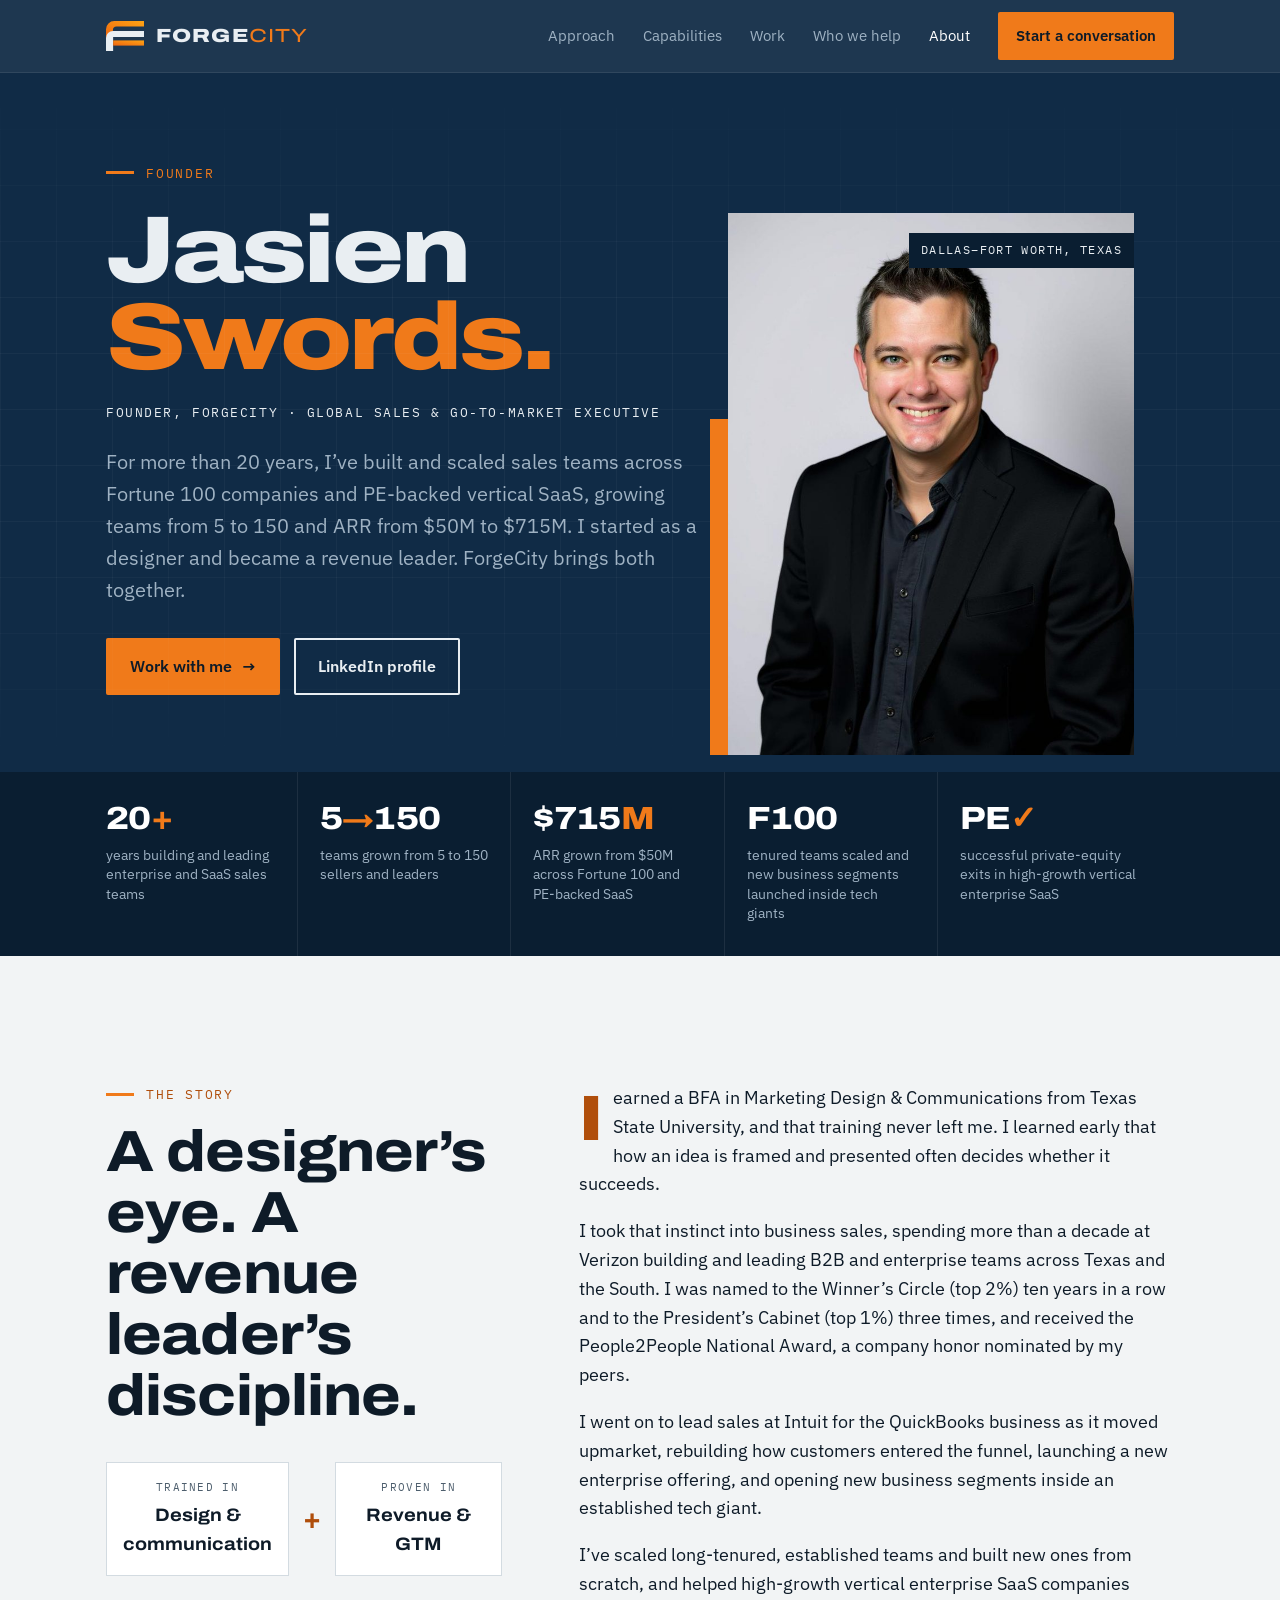
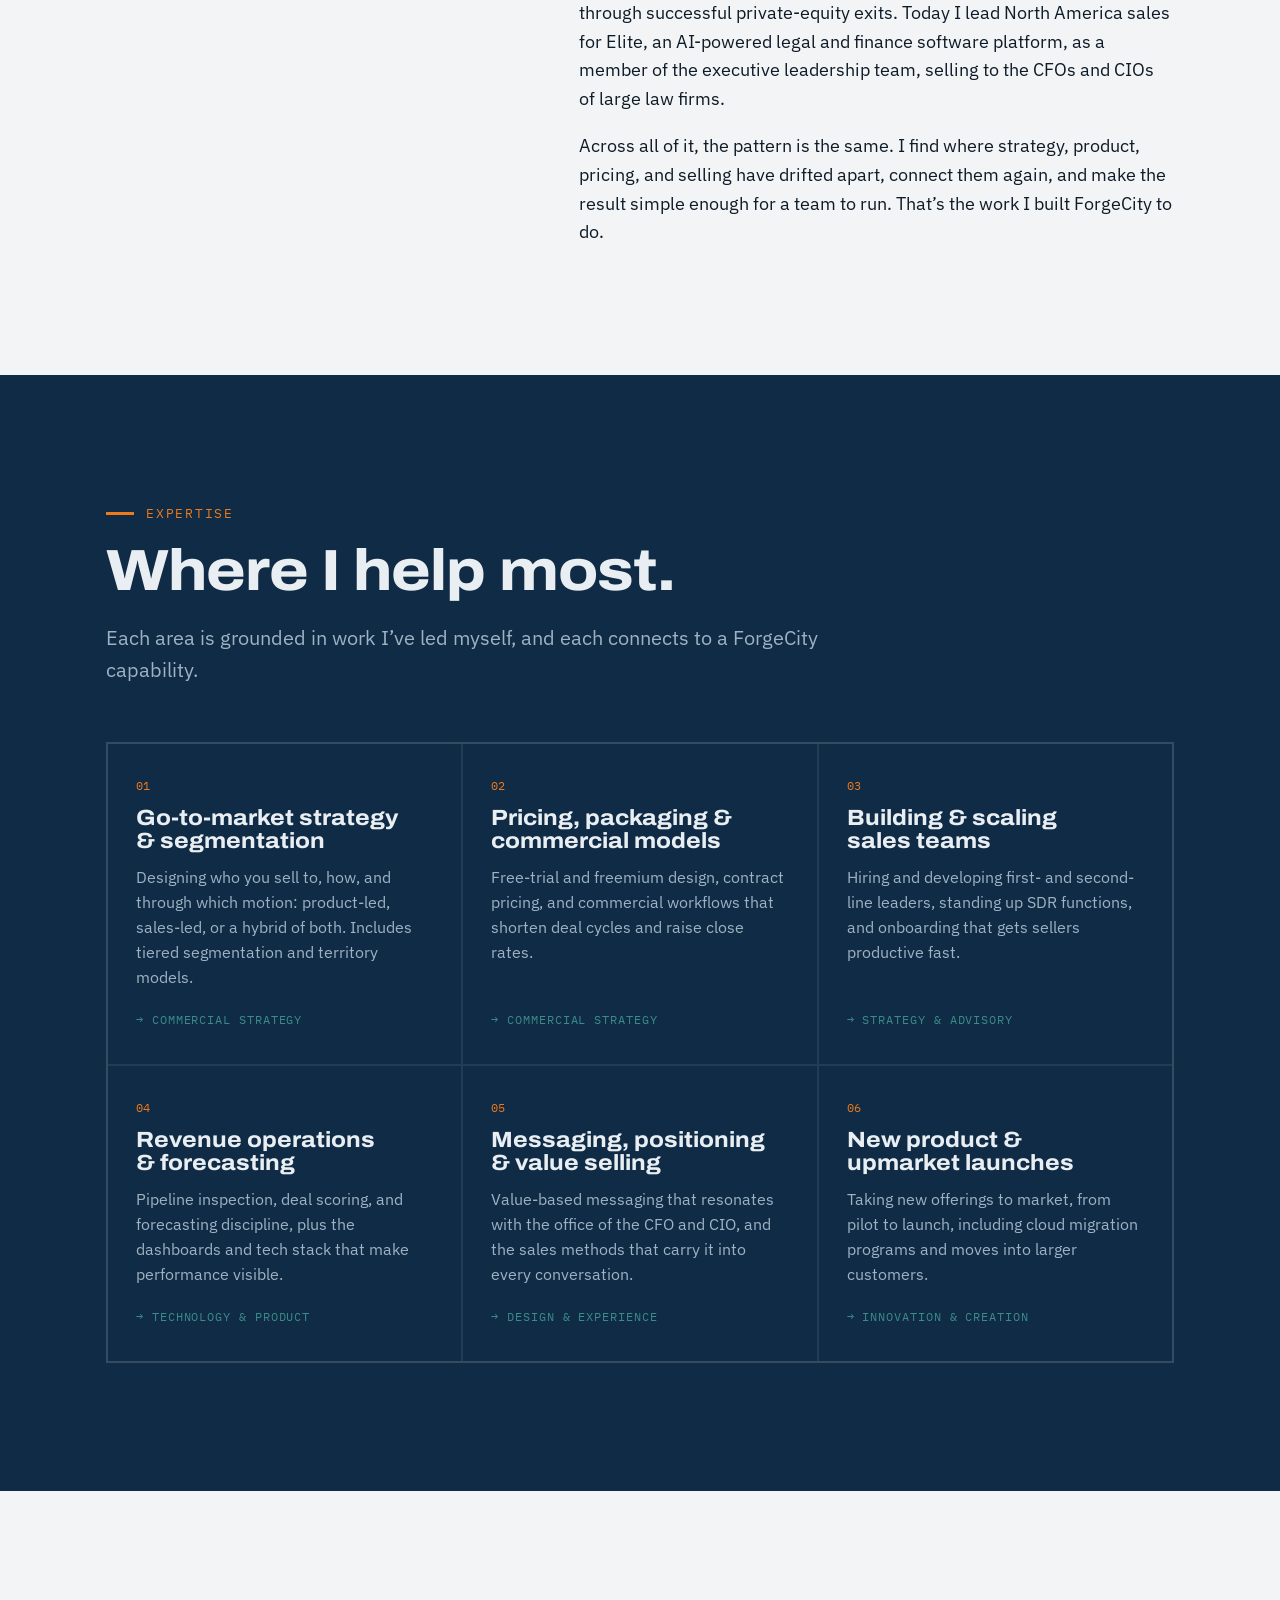
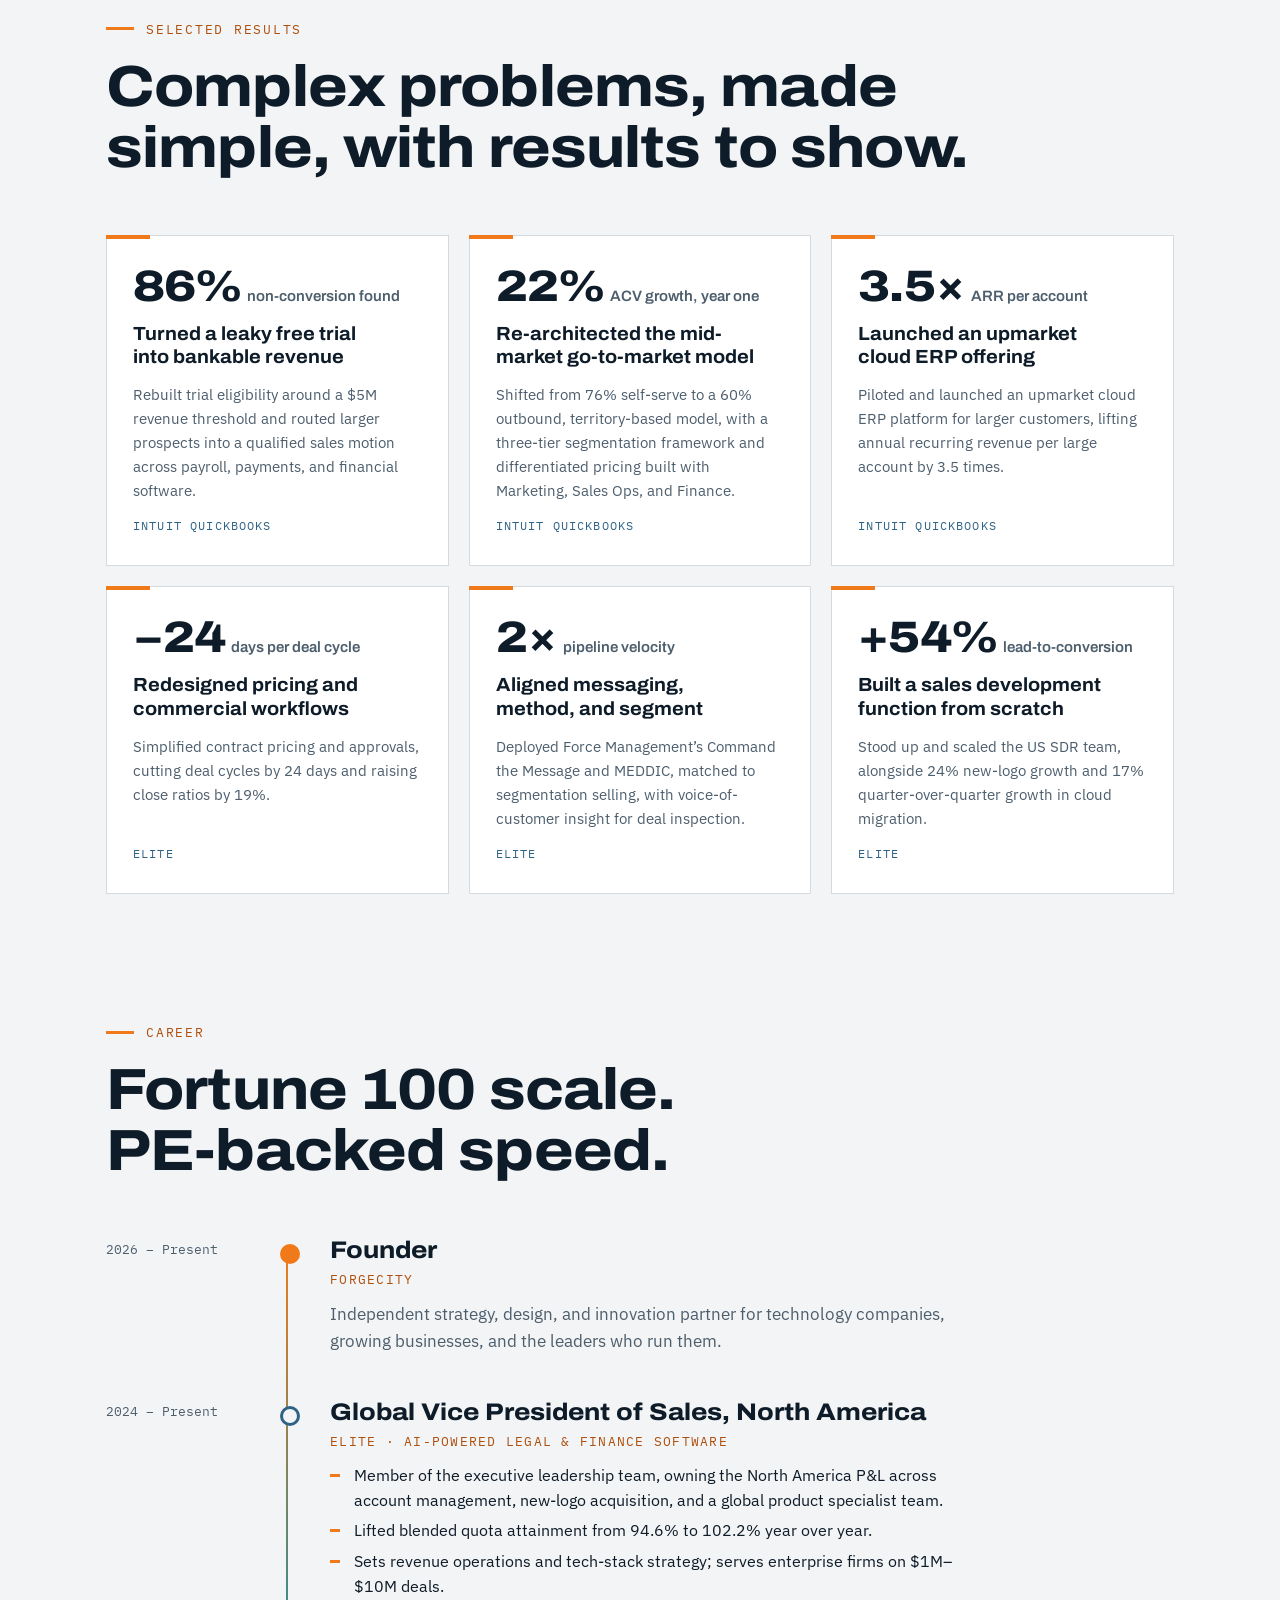
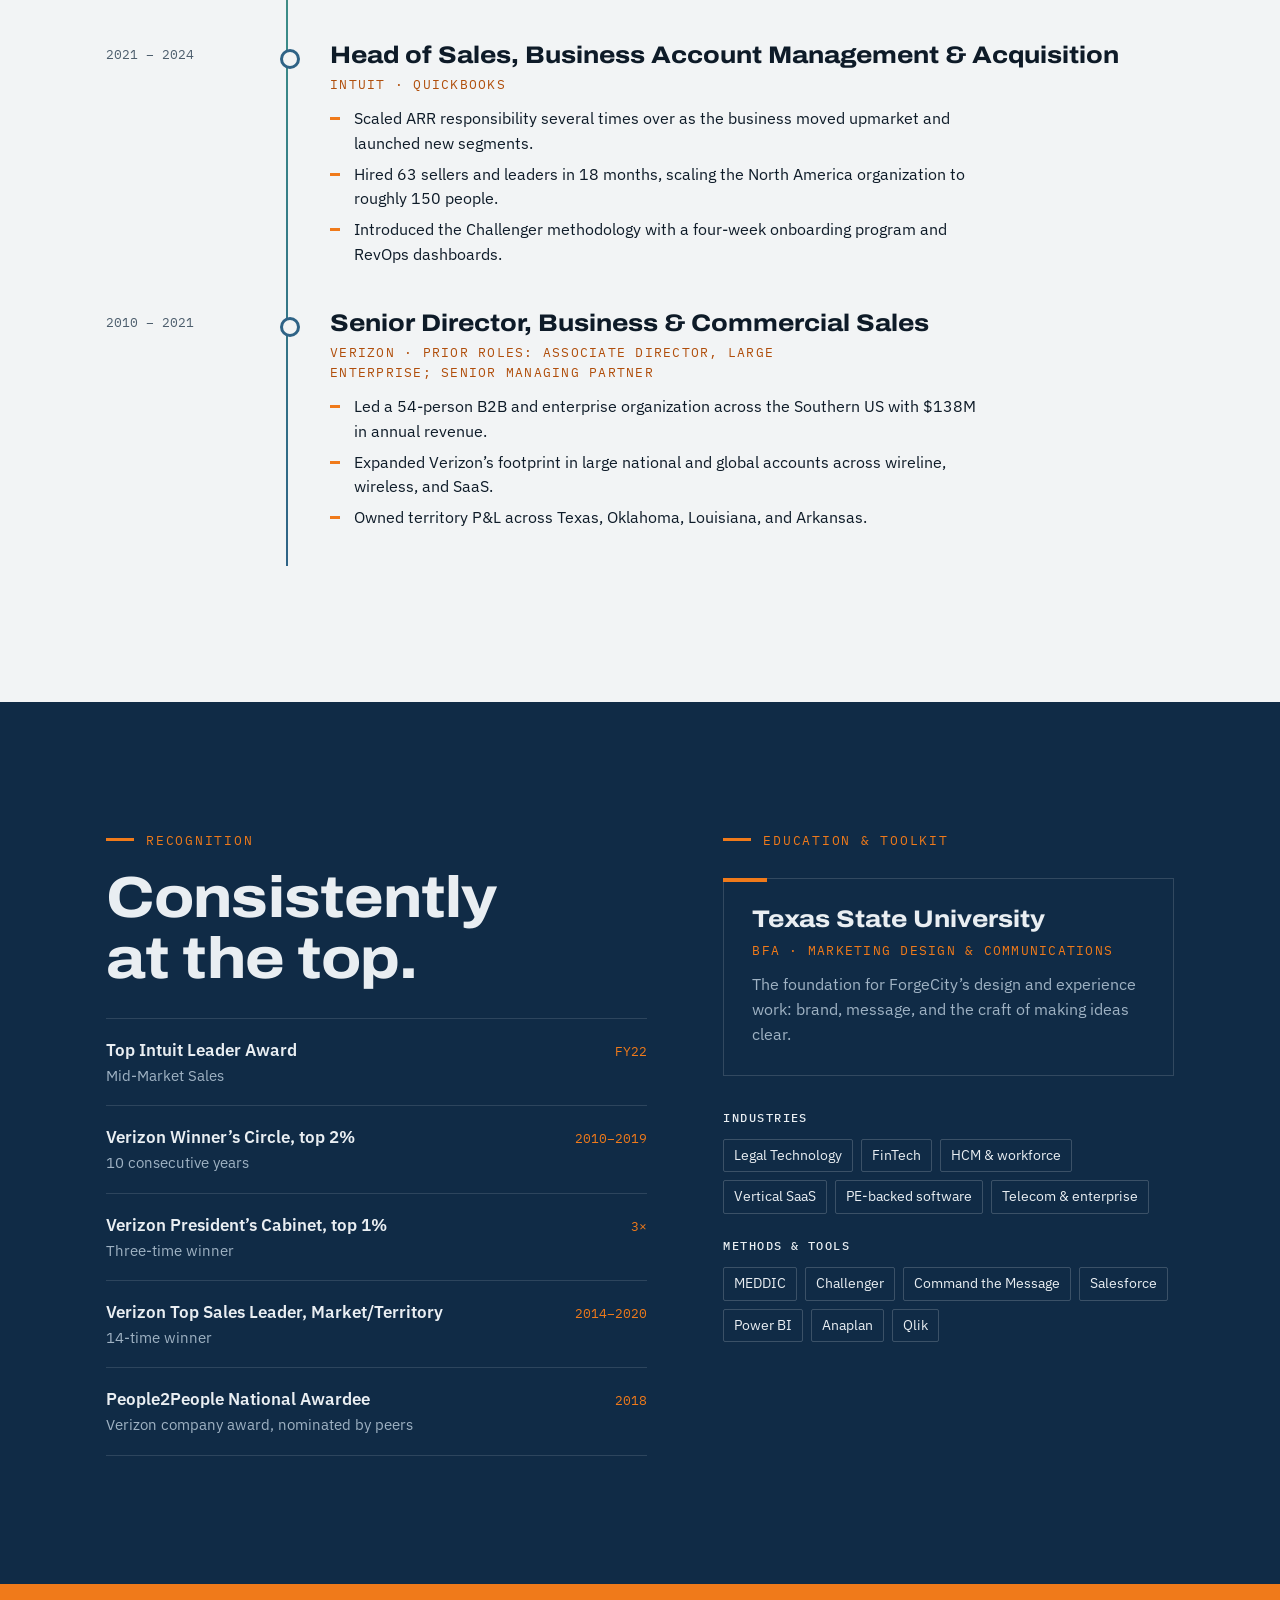
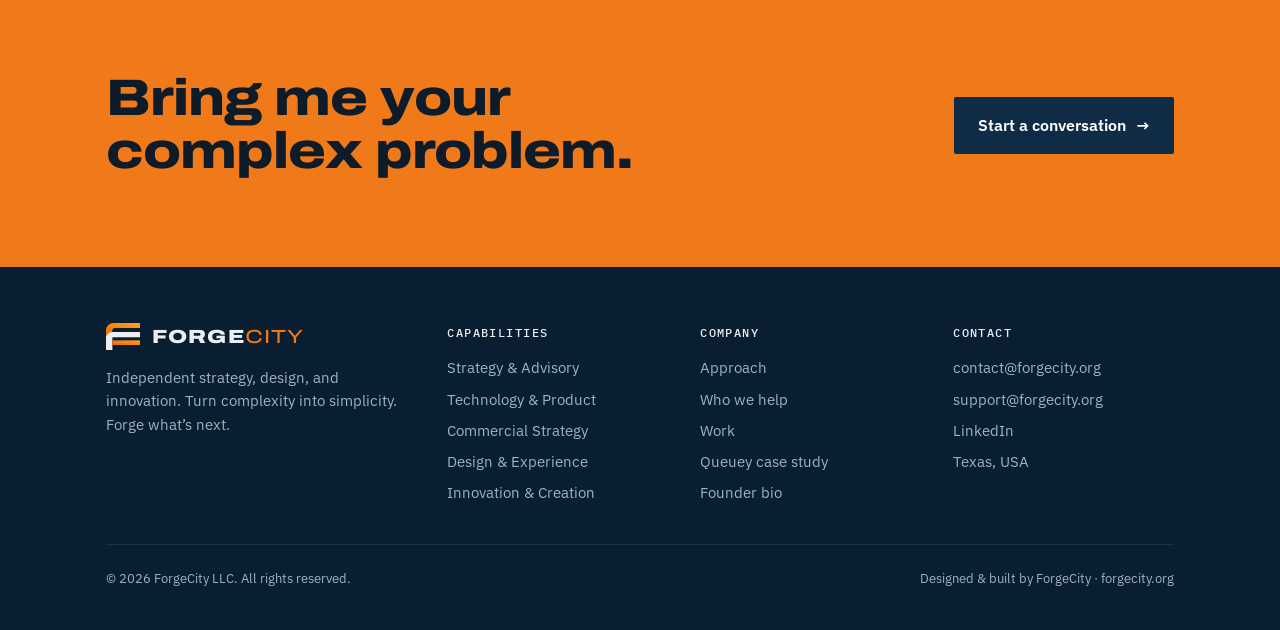
<file: about.html>
<!DOCTYPE html>
<html lang="en">
<head>
<meta charset="utf-8">
<meta name="viewport" content="width=device-width, initial-scale=1">
<title>Jasien Swords | ForgeCity Founder</title>
<meta name="description" content="Jasien Swords is the founder of ForgeCity: a global sales and go-to-market executive with 20+ years scaling revenue across enterprise SaaS, FinTech, Legal Technology, and telecom, trained in marketing design and communications.">
<meta property="og:title" content="Jasien Swords, Founder of ForgeCity">
<meta property="og:description" content="20+ years turning go-to-market complexity into durable growth across SaaS, FinTech, Legal Technology, and telecom.">
<meta property="og:type" content="profile">
<meta property="og:url" content="https://forgecity.org/about.html">
<meta name="theme-color" content="#102B46">
<link rel="icon" type="image/svg+xml" href="favicon.svg">
<link rel="icon" type="image/png" sizes="32x32" href="favicon-32.png">
<link rel="icon" type="image/png" sizes="192x192" href="icon-192.png">
<link rel="apple-touch-icon" href="apple-touch-icon.png">
<link rel="preconnect" href="https://fonts.googleapis.com">
<link rel="preconnect" href="https://fonts.gstatic.com" crossorigin>
<link href="https://fonts.googleapis.com/css2?family=Archivo:wdth,wght@62..125,400..900&family=IBM+Plex+Mono:wght@400;500&family=IBM+Plex+Sans:wght@400;500;600&display=swap" rel="stylesheet">
<link rel="stylesheet" href="site.css">
<script type="application/ld+json">
{"@context":"https://schema.org","@type":"Person","name":"Jasien Swords","jobTitle":"Founder","worksFor":{"@type":"Organization","name":"ForgeCity","url":"https://forgecity.org/"},"alumniOf":{"@type":"CollegeOrUniversity","name":"Texas State University"},"sameAs":["https://www.linkedin.com/in/jasienswords"],"knowsAbout":["Go-to-market strategy","Pricing and packaging","Sales leadership","Revenue operations","SaaS","FinTech","Legal technology","Marketing design and communications"]}
</script>
<style>
/* Bio page: portrait-led hero on navy, a stat strip, then expertise, proof, timeline. Shares tokens with site.css. */
.bio-hero{padding:clamp(48px,7vw,96px) 0 0;overflow:hidden;position:relative}
.bio-hero .wrap{display:grid;grid-template-columns:minmax(0,1.25fr) minmax(0,.85fr);gap:clamp(32px,5vw,80px);align-items:end}
.bio-hero .text{padding-bottom:clamp(48px,6vw,88px)}
.bio-hero h1{font-size:clamp(52px,7.4vw,104px);font-weight:840;font-stretch:120%;letter-spacing:-.03em;line-height:.92;margin-top:24px}
.bio-hero h1 span{display:block;color:var(--forge)}
.bio-role{margin-top:22px;font-family:var(--font-mono);font-size:13px;letter-spacing:.12em;text-transform:uppercase;color:var(--on-navy)}
.bio-hero .lede{margin-top:22px;color:var(--on-navy-muted)}
.bio-links{display:flex;flex-wrap:wrap;gap:14px;margin-top:32px}
.portrait{position:relative;align-self:end;max-width:440px;width:100%;justify-self:end}
.portrait img{display:block;width:100%;height:auto;aspect-ratio:3/4;object-fit:cover}
.portrait::before{content:"";position:absolute;inset:auto auto 0 -18px;width:18px;height:62%;background:var(--forge)}
.portrait figcaption{position:absolute;right:0;top:20px;background:var(--navy-deep);color:var(--on-navy);font-family:var(--font-mono);font-size:11.5px;letter-spacing:.12em;text-transform:uppercase;padding:8px 12px}

.stats{background:var(--navy-deep);color:var(--on-navy)}
.stats .wrap{display:grid;grid-template-columns:repeat(5,minmax(0,1fr))}
.stat{padding:30px 22px 32px 0;border-right:1px solid rgba(255,255,255,.08);margin-right:22px}
.stat:last-child{border-right:0;margin-right:0}
.stat b{display:block;font-family:var(--font-display);font-stretch:115%;font-weight:800;font-size:clamp(26px,2.5vw,36px);letter-spacing:-.02em;line-height:1.05;color:#fff;font-variant-numeric:tabular-nums}
.stat b i{font-style:normal;color:var(--forge)}
.stat span{display:block;margin-top:10px;font-size:14px;color:var(--on-navy-muted);line-height:1.4}

.story{display:grid;grid-template-columns:minmax(0,.8fr) minmax(0,1.2fr);gap:clamp(40px,6vw,96px);align-items:start}
.story-body{display:grid;gap:18px;font-size:18px;max-width:62ch}
.story-body p:first-child::first-letter{font-family:var(--font-display);font-weight:850;font-stretch:120%;float:left;font-size:64px;line-height:.9;padding:6px 10px 0 0;color:var(--forge-ink)}
.blend{margin-top:36px;display:grid;grid-template-columns:1fr auto 1fr;align-items:center;gap:14px;max-width:440px}
.blend div{border:1px solid var(--rule);background:#fff;padding:16px;text-align:center}
.blend small{display:block;font-family:var(--font-mono);font-size:11px;letter-spacing:.12em;text-transform:uppercase;color:var(--muted)}
.blend strong{display:block;font-family:var(--font-display);font-stretch:110%;font-size:18px;margin-top:4px}
.blend .plus{font-family:var(--font-display);font-size:28px;color:var(--forge-ink);font-weight:800}

.exp-grid{display:grid;grid-template-columns:repeat(3,minmax(0,1fr));gap:2px;margin-top:56px;background:rgba(255,255,255,.08);border:2px solid rgba(255,255,255,.08)}
.exp{background:var(--navy);padding:32px 28px 34px;display:flex;flex-direction:column;gap:12px}
.exp .n{font-family:var(--font-mono);font-size:12px;color:var(--forge)}
.exp h3{font-size:22px;font-weight:740;font-stretch:110%}
.exp p{color:var(--on-navy-muted);font-size:15.5px}
.exp .maps{margin-top:auto;padding-top:10px;font-family:var(--font-mono);font-size:11.5px;letter-spacing:.08em;text-transform:uppercase;color:var(--teal)}

.proof{display:grid;grid-template-columns:repeat(3,minmax(0,1fr));gap:20px;margin-top:56px}
.case{background:#fff;border:1px solid var(--rule);padding:28px 26px 30px;display:flex;flex-direction:column;gap:14px;position:relative}
.case::before{content:"";position:absolute;left:-1px;top:-1px;width:44px;height:4px;background:var(--forge)}
.case .metric{font-family:var(--font-display);font-weight:820;font-stretch:115%;font-size:44px;letter-spacing:-.02em;line-height:1;font-variant-numeric:tabular-nums}
.case .metric small{font-size:15px;font-weight:600;font-stretch:100%;letter-spacing:0;color:var(--muted);margin-left:6px}
.case h3{font-size:19px;font-weight:700;font-stretch:105%;line-height:1.25}
.case p{color:var(--muted);font-size:15px}
.case .where{margin-top:auto;font-family:var(--font-mono);font-size:11.5px;letter-spacing:.1em;text-transform:uppercase;color:var(--mineral)}

.timeline{list-style:none;padding:0;margin:56px 0 0;position:relative}
.timeline::before{content:"";position:absolute;left:180px;top:8px;bottom:8px;width:2px;background:linear-gradient(180deg,var(--forge),var(--teal) 40%,var(--mineral))}
.t-item{display:grid;grid-template-columns:180px minmax(0,1fr);gap:0 44px;padding:0 0 44px;position:relative}
.t-item::before{content:"";position:absolute;left:174px;top:6px;width:14px;height:14px;border-radius:50%;background:var(--paper);border:3px solid var(--mineral)}
.t-item:first-child::before{border-color:var(--forge);background:var(--forge)}
.t-when{font-family:var(--font-mono);font-size:13px;color:var(--muted);padding-top:2px;padding-right:24px}
.t-what h3{font-size:24px;font-weight:760;font-stretch:112%}
.t-what .co{font-family:var(--font-mono);font-size:12.5px;letter-spacing:.1em;text-transform:uppercase;color:var(--forge-ink);margin-top:6px}
.t-what p{color:var(--muted);margin-top:12px;max-width:64ch}
.t-what ul{margin:12px 0 0;padding:0;list-style:none;display:grid;gap:6px;max-width:66ch}
.t-what li{display:grid;grid-template-columns:14px 1fr;gap:10px;font-size:15.5px}
.t-what li::before{content:"";width:10px;height:3px;background:var(--forge);margin-top:11px}

.creds{display:grid;grid-template-columns:minmax(0,1.2fr) minmax(0,1fr);gap:clamp(40px,6vw,96px)}
.awards{list-style:none;margin:28px 0 0;padding:0;border-top:1px solid rgba(255,255,255,.12)}
.awards li{display:grid;grid-template-columns:minmax(0,1fr) auto;gap:20px;padding:18px 0;border-bottom:1px solid rgba(255,255,255,.12);align-items:baseline}
.awards strong{font-weight:600;color:var(--on-navy)}
.awards span{display:block;color:var(--on-navy-muted);font-size:14.5px}
.awards em{font-style:normal;font-family:var(--font-mono);font-size:12.5px;color:var(--forge);white-space:nowrap}
.edu{margin-top:28px;border:1px solid rgba(255,255,255,.14);padding:28px;position:relative}
.edu::before{content:"";position:absolute;left:-1px;top:-1px;width:44px;height:4px;background:var(--forge)}
.edu h3{font-size:24px;font-weight:760;font-stretch:112%}
.edu .deg{color:var(--forge);font-family:var(--font-mono);font-size:12.5px;letter-spacing:.1em;text-transform:uppercase;margin-top:8px}
.edu p{color:var(--on-navy-muted);margin-top:12px;font-size:15.5px}
.toolset{margin-top:32px}
.toolset h4{font-family:var(--font-mono);font-weight:500;font-size:12px;letter-spacing:.12em;text-transform:uppercase;color:var(--on-navy);margin:0 0 12px}
.toolset .chips{margin-bottom:22px}
.dark .chip{background:transparent;border-color:rgba(255,255,255,.18);color:var(--on-navy)}

@media (max-width:1020px){
  .stats .wrap{grid-template-columns:repeat(3,minmax(0,1fr))}
  .stat:nth-child(3){border-right:0}
  .exp-grid,.proof{grid-template-columns:repeat(2,minmax(0,1fr))}
}
@media (max-width:900px){
  .bio-hero .wrap,.story,.creds{grid-template-columns:1fr}
  .bio-hero .text{padding-bottom:0}
  .portrait{justify-self:start;max-width:340px;margin-left:18px}
  .timeline::before{left:6px}
  .t-item{grid-template-columns:1fr;padding-left:36px;gap:6px}
  .t-item::before{left:0}
}
@media (max-width:560px){
  .stats .wrap{grid-template-columns:1fr 1fr}
  .stat{border-right:0;margin-right:0;padding-right:12px}
  .exp-grid,.proof{grid-template-columns:1fr}
  .awards li{grid-template-columns:1fr;gap:4px}
}
</style>
</head>
<body>

<svg width="0" height="0" style="position:absolute" aria-hidden="true">
  <defs>
    <linearGradient id="gOrange" x1="0" y1="1" x2="1" y2="0"><stop offset="0" stop-color="#EE6510"/><stop offset="1" stop-color="#FFA414"/></linearGradient>
    <linearGradient id="gNavy" x1="0" y1="0" x2="1" y2="1"><stop offset="0" stop-color="#14406B"/><stop offset="1" stop-color="#0C2440"/></linearGradient>
    <symbol id="mono" viewBox="0 0 528 422">
      <path fill="url(#gOrange)" d="M0 240V115A115 115 0 0 1 115 0H528V76H146A50 50 0 0 0 96 126V240Z"/>
      <path fill="var(--mono-f, url(#gNavy))" d="M0 422V235A97 97 0 0 1 97 138H528V222H99V422Z"/>
      <rect fill="url(#gOrange)" x="99" y="270" width="429" height="72"/>
    </symbol>
  </defs>
</svg>

<header class="site-header">
  <div class="wrap">
    <a class="brand" href="index.html" aria-label="ForgeCity home">
      <svg viewBox="0 0 528 422" style="--mono-f:#E9EEF2" aria-hidden="true"><use href="#mono"/></svg>
      <span class="wordmark"><b>FORGE</b><span>CITY</span></span>
    </a>
    <button class="menu-toggle" id="menuToggle" aria-expanded="false" aria-controls="siteNav">Menu</button>
    <nav class="nav" id="siteNav" aria-label="Primary">
      <a href="index.html#approach">Approach</a>
      <a href="index.html#capabilities">Capabilities</a>
      <a href="index.html#work">Work</a>
      <a href="index.html#clients">Who we help</a>
      <a href="about.html" aria-current="page" style="color:#fff">About</a>
      <a class="btn btn-primary" href="index.html#contact">Start a conversation</a>
    </nav>
  </div>
</header>

<main>

<!-- HERO -->
<section class="bio-hero dark" aria-labelledby="bioName">
  <div class="hero-grid-bg"></div>
  <div class="wrap">
    <div class="text">
      <p class="eyebrow">Founder</p>
      <h1 id="bioName">Jasien <span>Swords.</span></h1>
      <p class="bio-role">Founder, ForgeCity · Global sales &amp; go-to-market executive</p>
      <p class="lede">For more than 20 years, I’ve built and scaled sales teams across Fortune 100 companies and PE-backed vertical SaaS, growing teams from 5 to 150 and ARR from $50M to $715M. I started as a designer and became a revenue leader. ForgeCity brings both together.</p>
      <div class="bio-links">
        <a class="btn btn-primary" href="index.html#contact">Work with me <span class="arrow" aria-hidden="true">→</span></a>
        <a class="btn btn-ghost" href="https://www.linkedin.com/in/jasienswords" rel="noopener">LinkedIn profile</a>
      </div>
    </div>
    <figure class="portrait">
      <img src="jasien-swords.jpg" alt="Portrait of Jasien Swords" width="720" height="960">
      <figcaption>Dallas–Fort Worth, Texas</figcaption>
    </figure>
  </div>
</section>

<!-- STATS -->
<div class="stats" aria-label="Career highlights">
  <div class="wrap">
    <div class="stat"><b>20<i>+</i></b><span>years building and leading enterprise and SaaS sales teams</span></div>
    <div class="stat"><b>5<i>→</i>150</b><span>teams grown from 5 to 150 sellers and leaders</span></div>
    <div class="stat"><b>$715<i>M</i></b><span>ARR grown from $50M across Fortune 100 and PE-backed SaaS</span></div>
    <div class="stat"><b>F100</b><span>tenured teams scaled and new business segments launched inside tech giants</span></div>
    <div class="stat"><b>PE<i>✓</i></b><span>successful private-equity exits in high-growth vertical enterprise SaaS</span></div>
  </div>
</div>

<!-- STORY -->
<section aria-labelledby="storyTitle">
  <div class="wrap story">
    <div>
      <p class="eyebrow">The story</p>
      <h2 id="storyTitle" class="h2">A designer’s eye. A revenue leader’s discipline.</h2>
      <div class="blend" aria-label="Design plus commercial leadership">
        <div><small>Trained in</small><strong>Design &amp; communication</strong></div>
        <span class="plus" aria-hidden="true">+</span>
        <div><small>Proven in</small><strong>Revenue &amp; GTM</strong></div>
      </div>
    </div>
    <div class="story-body">
      <p>I earned a BFA in Marketing Design &amp; Communications from Texas State University, and that training never left me. I learned early that how an idea is framed and presented often decides whether it succeeds.</p>
      <p>I took that instinct into business sales, spending more than a decade at Verizon building and leading B2B and enterprise teams across Texas and the South. I was named to the Winner’s Circle (top 2%) ten years in a row and to the President’s Cabinet (top 1%) three times, and received the People2People National Award, a company honor nominated by my peers.</p>
      <p>I went on to lead sales at Intuit for the QuickBooks business as it moved upmarket, rebuilding how customers entered the funnel, launching a new enterprise offering, and opening new business segments inside an established tech giant.</p>
      <p>I’ve scaled long-tenured, established teams and built new ones from scratch, and helped high-growth vertical enterprise SaaS companies through successful private-equity exits. Today I lead North America sales for Elite, an AI-powered legal and finance software platform, as a member of the executive leadership team, selling to the CFOs and CIOs of large law firms.</p>
      <p>Across all of it, the pattern is the same. I find where strategy, product, pricing, and selling have drifted apart, connect them again, and make the result simple enough for a team to run. That’s the work I built ForgeCity to do.</p>
    </div>
  </div>
</section>

<!-- EXPERTISE -->
<section class="dark" aria-labelledby="expTitle">
  <div class="wrap">
    <p class="eyebrow">Expertise</p>
    <h2 id="expTitle" class="h2">Where I help most.</h2>
    <p class="lede">Each area is grounded in work I’ve led myself, and each connects to a ForgeCity capability.</p>
    <div class="exp-grid">
      <div class="exp">
        <span class="n">01</span>
        <h3>Go-to-market strategy &amp; segmentation</h3>
        <p>Designing who you sell to, how, and through which motion: product-led, sales-led, or a hybrid of both. Includes tiered segmentation and territory models.</p>
        <span class="maps">→ Commercial Strategy</span>
      </div>
      <div class="exp">
        <span class="n">02</span>
        <h3>Pricing, packaging &amp; commercial models</h3>
        <p>Free-trial and freemium design, contract pricing, and commercial workflows that shorten deal cycles and raise close rates.</p>
        <span class="maps">→ Commercial Strategy</span>
      </div>
      <div class="exp">
        <span class="n">03</span>
        <h3>Building &amp; scaling sales teams</h3>
        <p>Hiring and developing first- and second-line leaders, standing up SDR functions, and onboarding that gets sellers productive fast.</p>
        <span class="maps">→ Strategy &amp; Advisory</span>
      </div>
      <div class="exp">
        <span class="n">04</span>
        <h3>Revenue operations &amp; forecasting</h3>
        <p>Pipeline inspection, deal scoring, and forecasting discipline, plus the dashboards and tech stack that make performance visible.</p>
        <span class="maps">→ Technology &amp; Product</span>
      </div>
      <div class="exp">
        <span class="n">05</span>
        <h3>Messaging, positioning &amp; value selling</h3>
        <p>Value-based messaging that resonates with the office of the CFO and CIO, and the sales methods that carry it into every conversation.</p>
        <span class="maps">→ Design &amp; Experience</span>
      </div>
      <div class="exp">
        <span class="n">06</span>
        <h3>New product &amp; upmarket launches</h3>
        <p>Taking new offerings to market, from pilot to launch, including cloud migration programs and moves into larger customers.</p>
        <span class="maps">→ Innovation &amp; Creation</span>
      </div>
    </div>
  </div>
</section>

<!-- PROOF -->
<section aria-labelledby="proofTitle">
  <div class="wrap">
    <p class="eyebrow">Selected results</p>
    <h2 id="proofTitle" class="h2">Complex problems, made simple, with results to show.</h2>
    <div class="proof">
      <article class="case">
        <div class="metric">86%<small>non-conversion found</small></div>
        <h3>Turned a leaky free trial into bankable revenue</h3>
        <p>Rebuilt trial eligibility around a $5M revenue threshold and routed larger prospects into a qualified sales motion across payroll, payments, and financial software.</p>
        <span class="where">Intuit QuickBooks</span>
      </article>
      <article class="case">
        <div class="metric">22%<small>ACV growth, year one</small></div>
        <h3>Re-architected the mid-market go-to-market model</h3>
        <p>Shifted from 76% self-serve to a 60% outbound, territory-based model, with a three-tier segmentation framework and differentiated pricing built with Marketing, Sales Ops, and Finance.</p>
        <span class="where">Intuit QuickBooks</span>
      </article>
      <article class="case">
        <div class="metric">3.5×<small>ARR per account</small></div>
        <h3>Launched an upmarket cloud ERP offering</h3>
        <p>Piloted and launched an upmarket cloud ERP platform for larger customers, lifting annual recurring revenue per large account by 3.5 times.</p>
        <span class="where">Intuit QuickBooks</span>
      </article>
      <article class="case">
        <div class="metric">−24<small>days per deal cycle</small></div>
        <h3>Redesigned pricing and commercial workflows</h3>
        <p>Simplified contract pricing and approvals, cutting deal cycles by 24 days and raising close ratios by 19%.</p>
        <span class="where">Elite</span>
      </article>
      <article class="case">
        <div class="metric">2×<small>pipeline velocity</small></div>
        <h3>Aligned messaging, method, and segment</h3>
        <p>Deployed Force Management’s Command the Message and MEDDIC, matched to segmentation selling, with voice-of-customer insight for deal inspection.</p>
        <span class="where">Elite</span>
      </article>
      <article class="case">
        <div class="metric">+54%<small>lead-to-conversion</small></div>
        <h3>Built a sales development function from scratch</h3>
        <p>Stood up and scaled the US SDR team, alongside 24% new-logo growth and 17% quarter-over-quarter growth in cloud migration.</p>
        <span class="where">Elite</span>
      </article>
    </div>
  </div>
</section>

<!-- TIMELINE -->
<section style="padding-top:0" aria-labelledby="careerTitle">
  <div class="wrap">
    <p class="eyebrow">Career</p>
    <h2 id="careerTitle" class="h2">Fortune 100 scale. PE-backed speed.</h2>
    <ol class="timeline">
      <li class="t-item">
        <span class="t-when">2026 – Present</span>
        <div class="t-what">
          <h3>Founder</h3>
          <p class="co">ForgeCity</p>
          <p>Independent strategy, design, and innovation partner for technology companies, growing businesses, and the leaders who run them.</p>
        </div>
      </li>
      <li class="t-item">
        <span class="t-when">2024 – Present</span>
        <div class="t-what">
          <h3>Global Vice President of Sales, North America</h3>
          <p class="co">Elite · AI-powered legal &amp; finance software</p>
          <ul>
            <li>Member of the executive leadership team, owning the North America P&amp;L across account management, new-logo acquisition, and a global product specialist team.</li>
            <li>Lifted blended quota attainment from 94.6% to 102.2% year over year.</li>
            <li>Sets revenue operations and tech-stack strategy; serves enterprise firms on $1M–$10M deals.</li>
          </ul>
        </div>
      </li>
      <li class="t-item">
        <span class="t-when">2021 – 2024</span>
        <div class="t-what">
          <h3>Head of Sales, Business Account Management &amp; Acquisition</h3>
          <p class="co">Intuit · QuickBooks</p>
          <ul>
            <li>Scaled ARR responsibility several times over as the business moved upmarket and launched new segments.</li>
            <li>Hired 63 sellers and leaders in 18 months, scaling the North America organization to roughly 150 people.</li>
            <li>Introduced the Challenger methodology with a four-week onboarding program and RevOps dashboards.</li>
          </ul>
        </div>
      </li>
      <li class="t-item">
        <span class="t-when">2010 – 2021</span>
        <div class="t-what">
          <h3>Senior Director, Business &amp; Commercial Sales</h3>
          <p class="co">Verizon · Prior roles: Associate Director, Large Enterprise; Senior Managing Partner</p>
          <ul>
            <li>Led a 54-person B2B and enterprise organization across the Southern US with $138M in annual revenue.</li>
            <li>Expanded Verizon’s footprint in large national and global accounts across wireline, wireless, and SaaS.</li>
            <li>Owned territory P&amp;L across Texas, Oklahoma, Louisiana, and Arkansas.</li>
          </ul>
        </div>
      </li>
    </ol>
  </div>
</section>

<!-- CREDENTIALS -->
<section class="dark" aria-labelledby="credTitle">
  <div class="wrap creds">
    <div>
      <p class="eyebrow">Recognition</p>
      <h2 id="credTitle" class="h2">Consistently at the top.</h2>
      <ul class="awards">
        <li><div><strong>Top Intuit Leader Award</strong><span>Mid-Market Sales</span></div><em>FY22</em></li>
        <li><div><strong>Verizon Winner’s Circle, top 2%</strong><span>10 consecutive years</span></div><em>2010–2019</em></li>
        <li><div><strong>Verizon President’s Cabinet, top 1%</strong><span>Three-time winner</span></div><em>3×</em></li>
        <li><div><strong>Verizon Top Sales Leader, Market/Territory</strong><span>14-time winner</span></div><em>2014–2020</em></li>
        <li><div><strong>People2People National Awardee</strong><span>Verizon company award, nominated by peers</span></div><em>2018</em></li>
      </ul>
    </div>
    <div>
      <p class="eyebrow">Education &amp; toolkit</p>
      <div class="edu">
        <h3>Texas State University</h3>
        <p class="deg">BFA · Marketing Design &amp; Communications</p>
        <p>The foundation for ForgeCity’s design and experience work: brand, message, and the craft of making ideas clear.</p>
      </div>
      <div class="toolset">
        <h4>Industries</h4>
        <div class="chips">
          <span class="chip">Legal Technology</span><span class="chip">FinTech</span><span class="chip">HCM &amp; workforce</span><span class="chip">Vertical SaaS</span><span class="chip">PE-backed software</span><span class="chip">Telecom &amp; enterprise</span>
        </div>
        <h4>Methods &amp; tools</h4>
        <div class="chips">
          <span class="chip">MEDDIC</span><span class="chip">Challenger</span><span class="chip">Command the Message</span><span class="chip">Salesforce</span><span class="chip">Power BI</span><span class="chip">Anaplan</span><span class="chip">Qlik</span>
        </div>
      </div>
    </div>
  </div>
</section>

<section class="band" aria-label="Call to action">
  <div class="wrap">
    <h2>Bring me your complex problem.</h2>
    <a class="btn" href="index.html#contact">Start a conversation <span class="arrow" aria-hidden="true">→</span></a>
  </div>
</section>

</main>

<footer>
  <div class="wrap">
    <div class="foot-top">
      <div class="foot-brand">
        <a class="brand" href="index.html" aria-label="ForgeCity home" style="color:var(--on-navy)">
          <svg viewBox="0 0 528 422" style="--mono-f:#E9EEF2;width:34px" aria-hidden="true"><use href="#mono"/></svg>
          <span class="wordmark"><b>FORGE</b><span>CITY</span></span>
        </a>
        <p>Independent strategy, design, and innovation. Turn complexity into simplicity. Forge what’s next.</p>
      </div>
      <div>
        <h4>Capabilities</h4>
        <ul>
          <li><a href="index.html#capabilities">Strategy &amp; Advisory</a></li>
          <li><a href="index.html#capabilities">Technology &amp; Product</a></li>
          <li><a href="index.html#capabilities">Commercial Strategy</a></li>
          <li><a href="index.html#capabilities">Design &amp; Experience</a></li>
          <li><a href="index.html#capabilities">Innovation &amp; Creation</a></li>
        </ul>
      </div>
      <div>
        <h4>Company</h4>
        <ul>
          <li><a href="index.html#approach">Approach</a></li>
          <li><a href="index.html#clients">Who we help</a></li>
          <li><a href="index.html#work">Work</a></li>
          <li><a href="work-queuey.html">Queuey case study</a></li>
          <li><a href="about.html">Founder bio</a></li>
        </ul>
      </div>
      <div>
        <h4>Contact</h4>
        <ul>
          <li><a href="mailto:contact@forgecity.org">contact@forgecity.org</a></li>
          <li><a href="mailto:support@forgecity.org">support@forgecity.org</a></li>
          <li><a href="https://www.linkedin.com/in/jasienswords" rel="noopener">LinkedIn</a></li>
          <li>Texas, USA</li>
        </ul>
      </div>
    </div>
    <div class="foot-bottom">
      <span>© 2026 ForgeCity LLC. All rights reserved.</span>
      <span>Designed &amp; built by ForgeCity · forgecity.org</span>
    </div>
  </div>
</footer>

<script>
(function(){
  var toggle=document.getElementById('menuToggle'),nav=document.getElementById('siteNav');
  toggle.addEventListener('click',function(){var o=nav.classList.toggle('open');toggle.setAttribute('aria-expanded',o);toggle.textContent=o?'Close':'Menu';});
})();
</script>
</body>
</html>
</file>
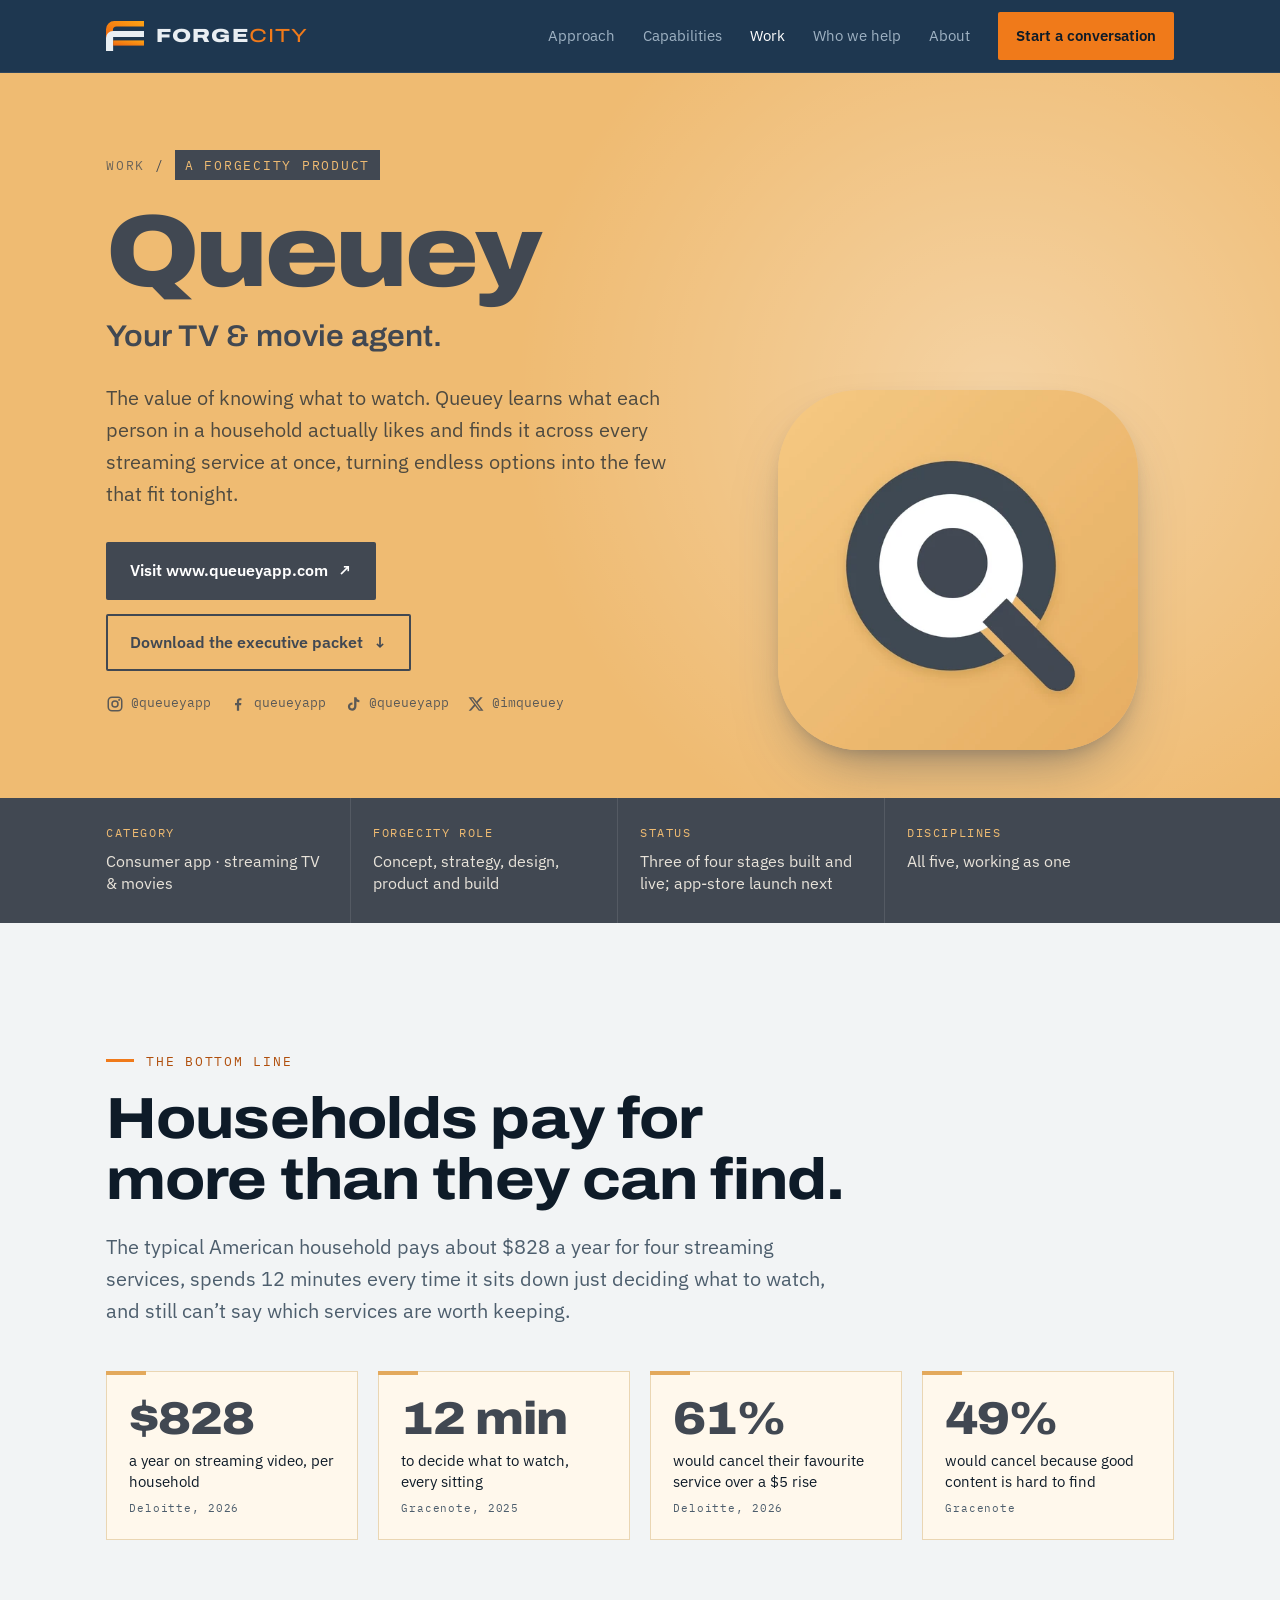
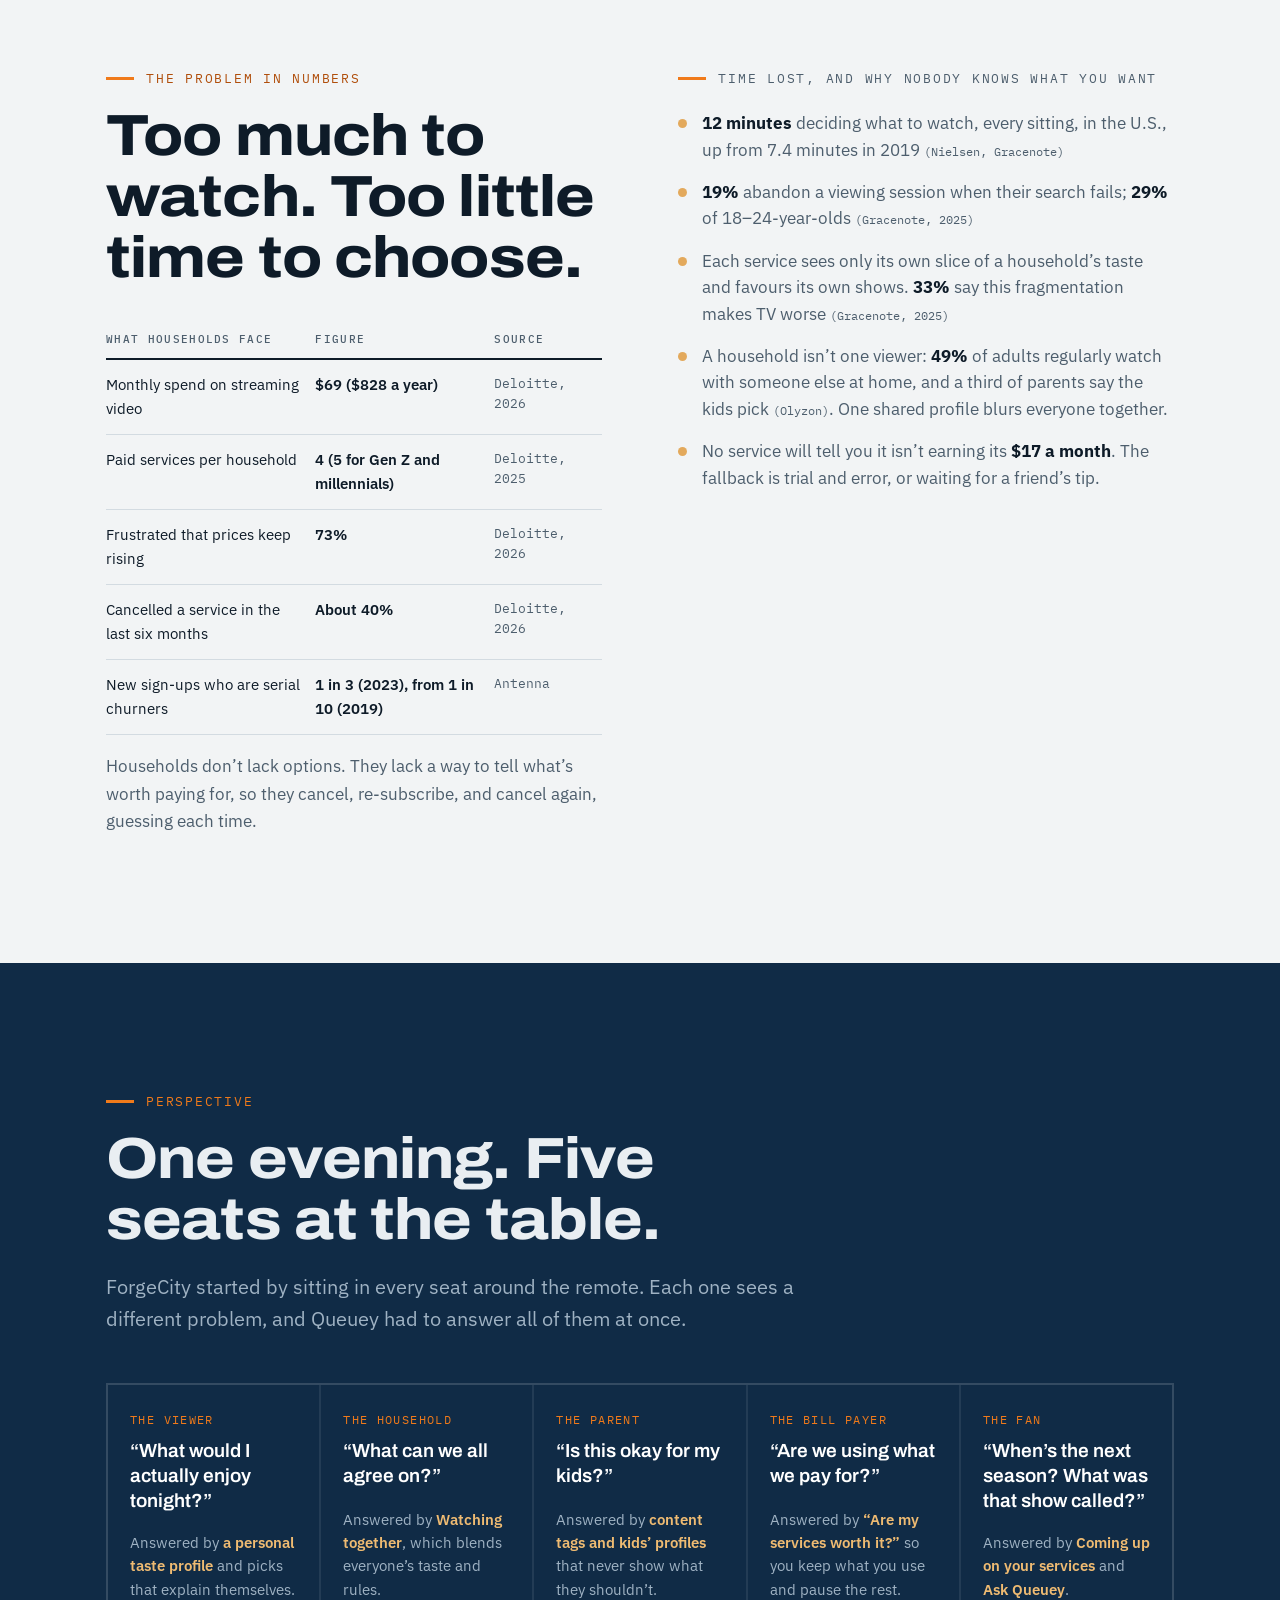
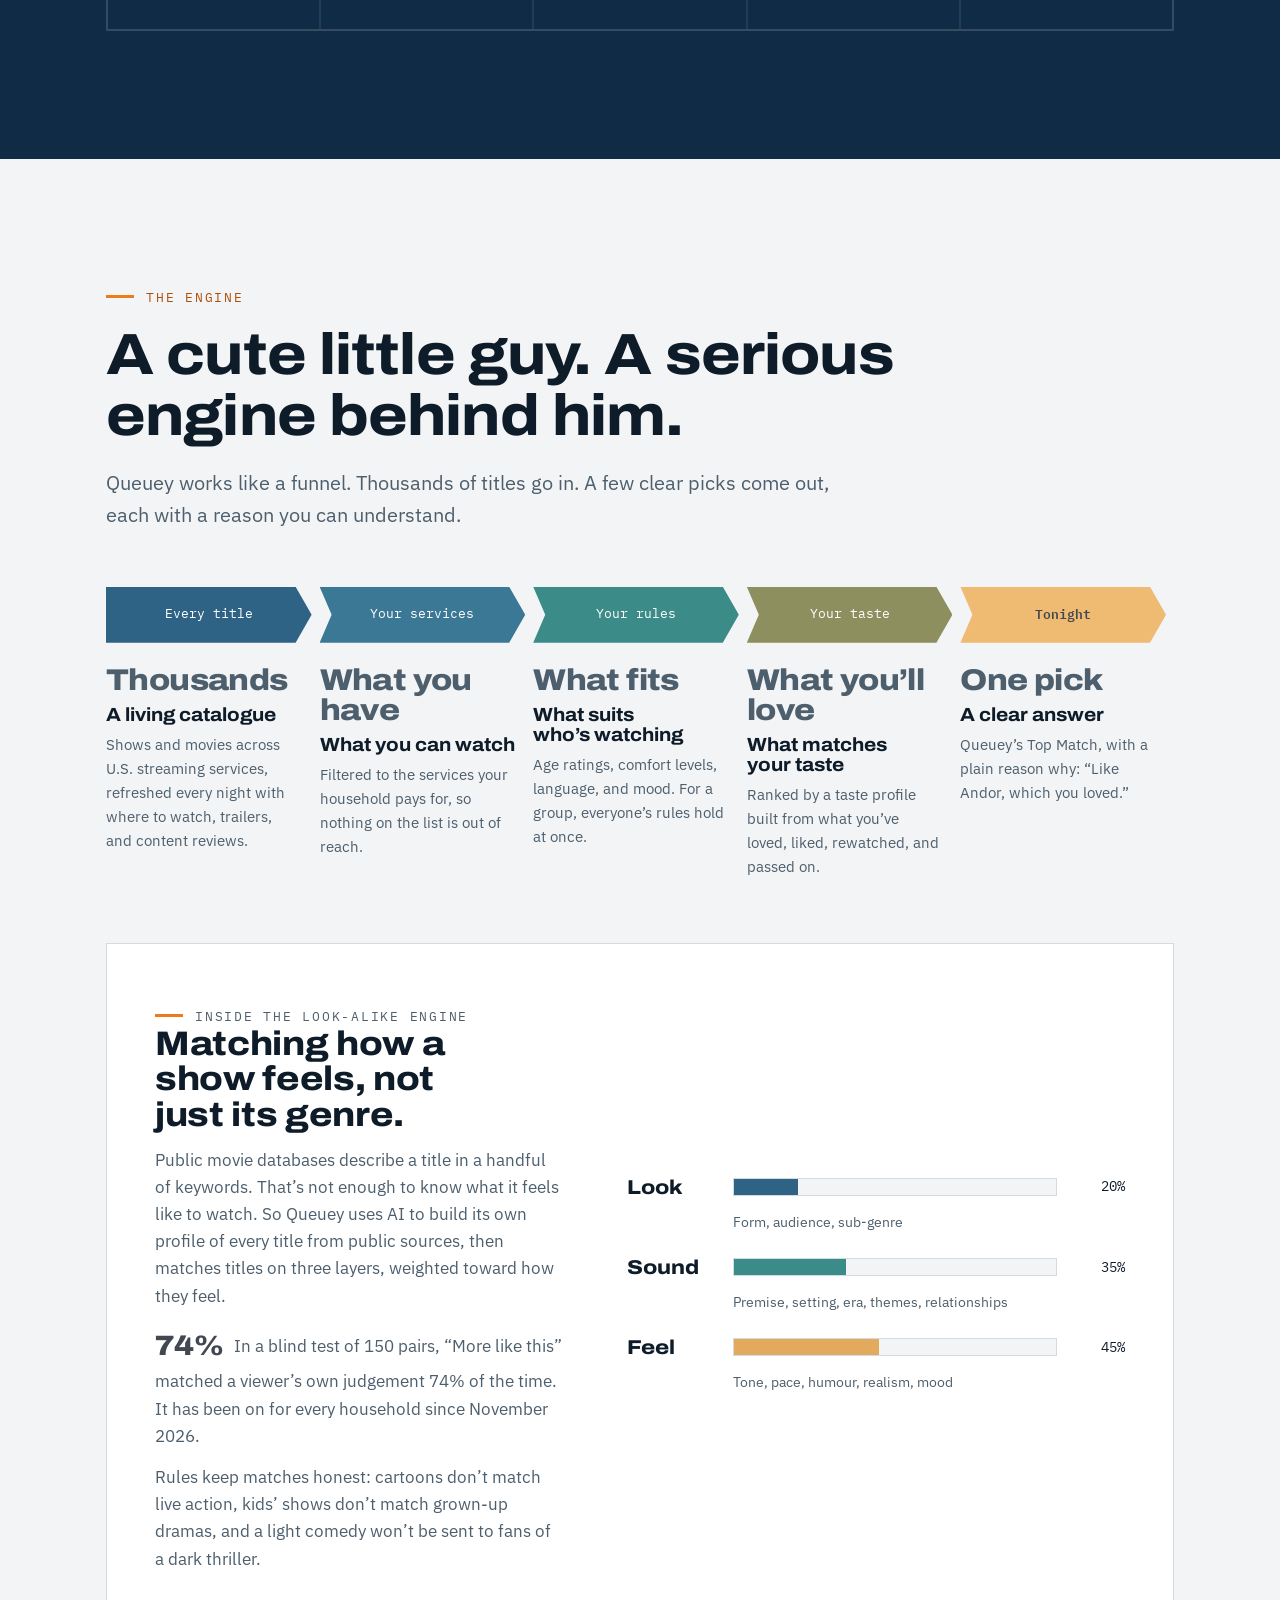
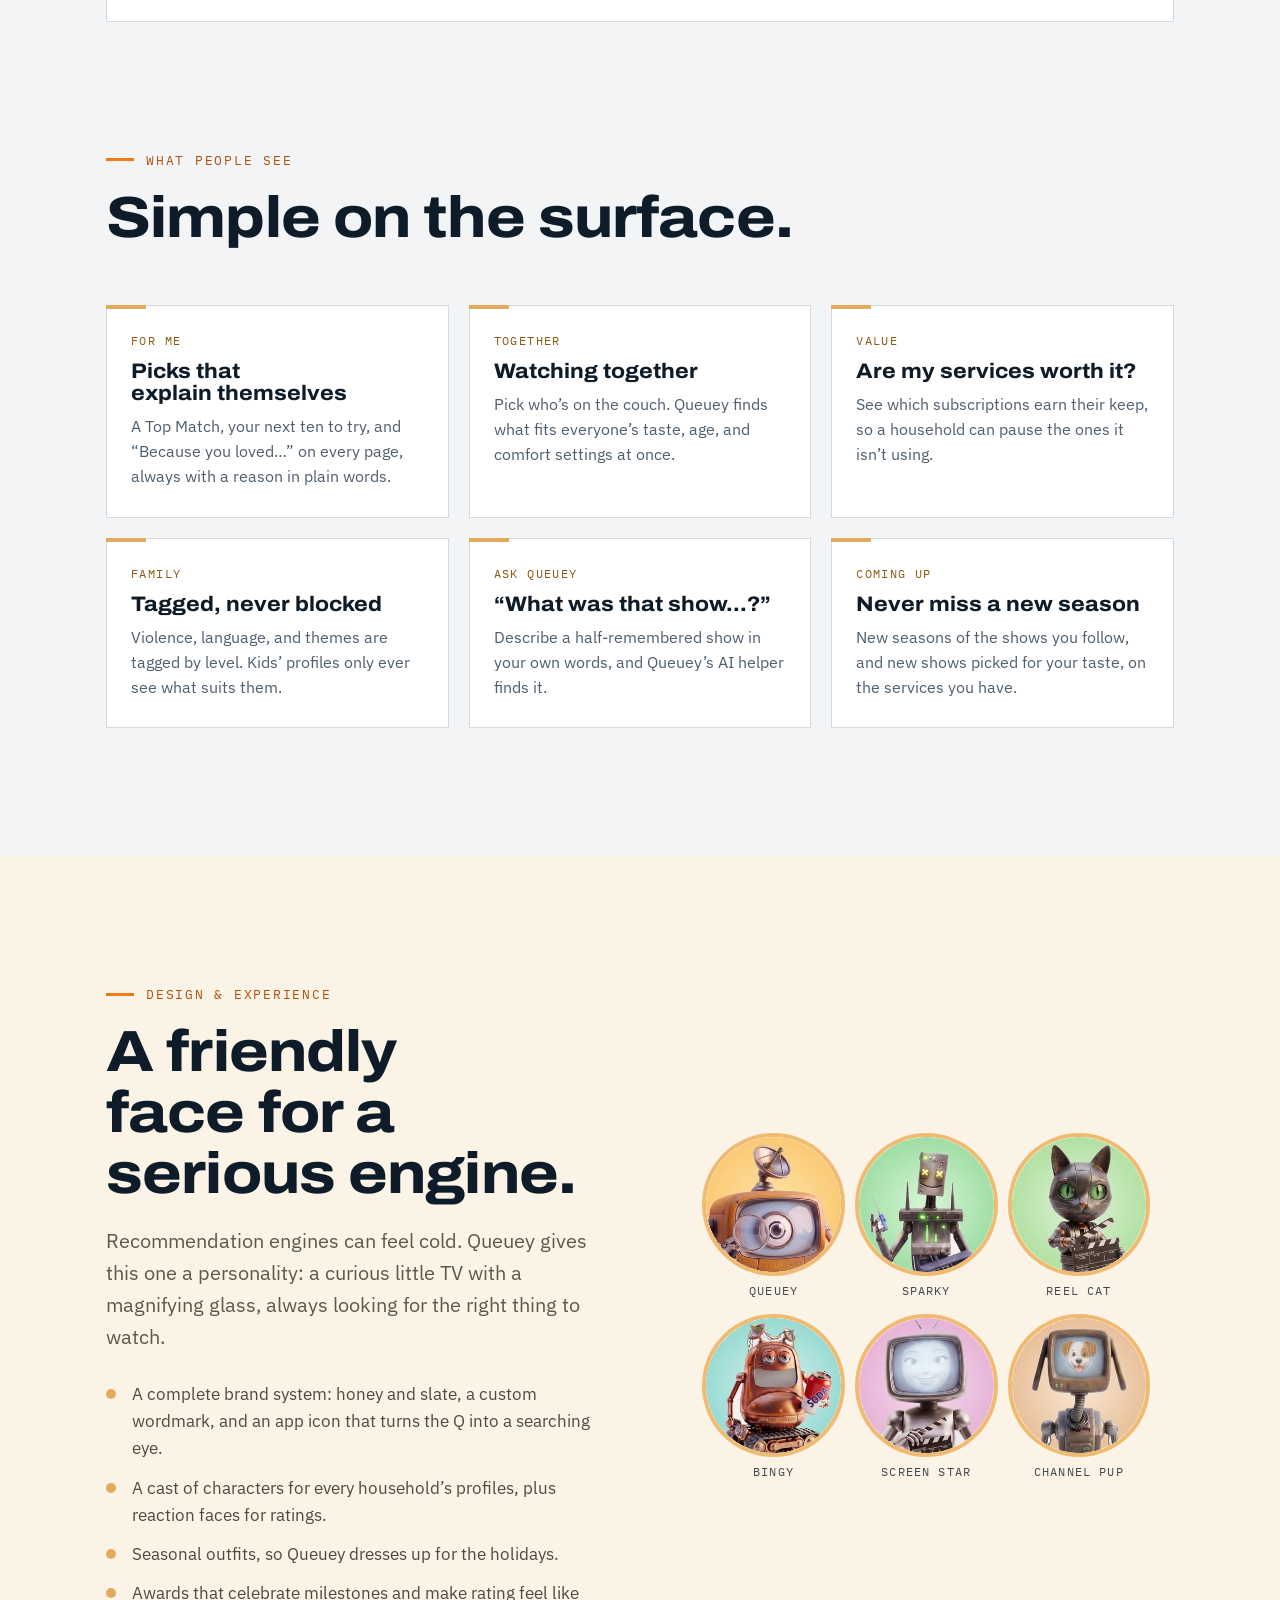
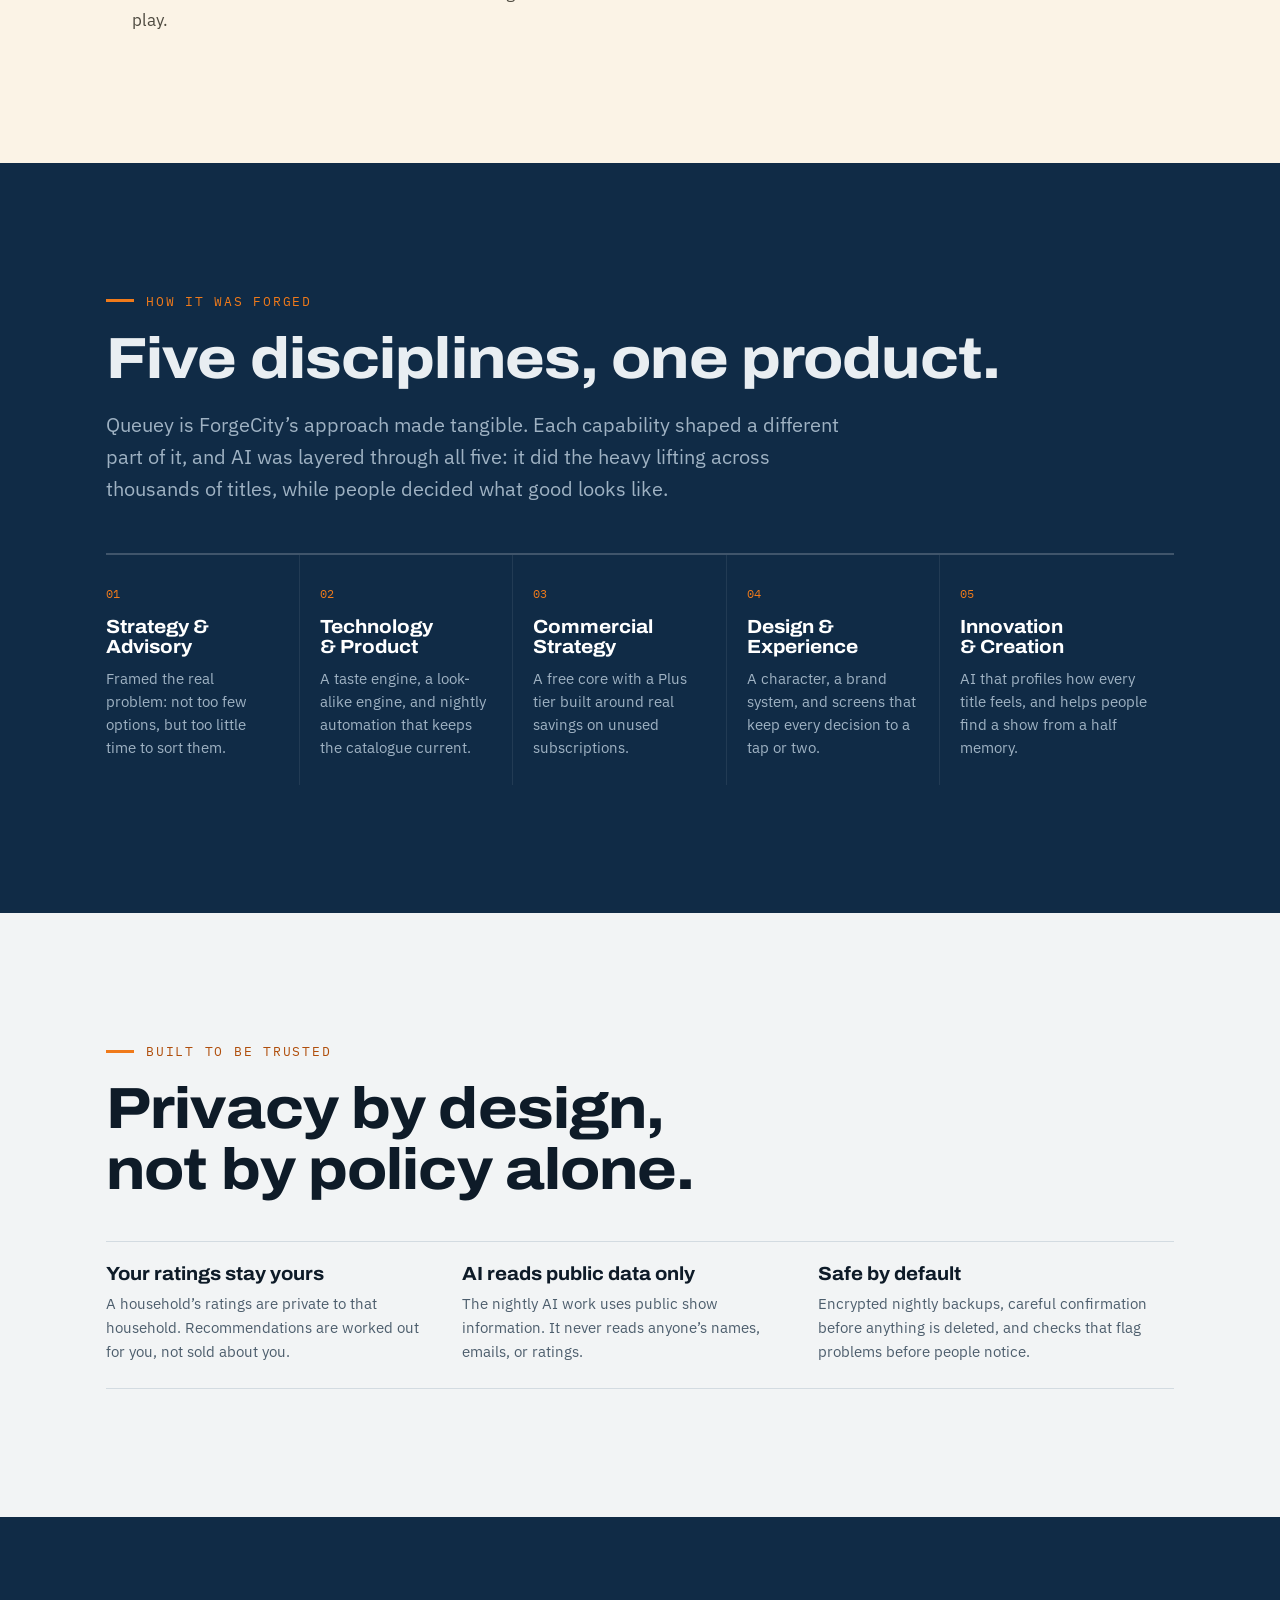
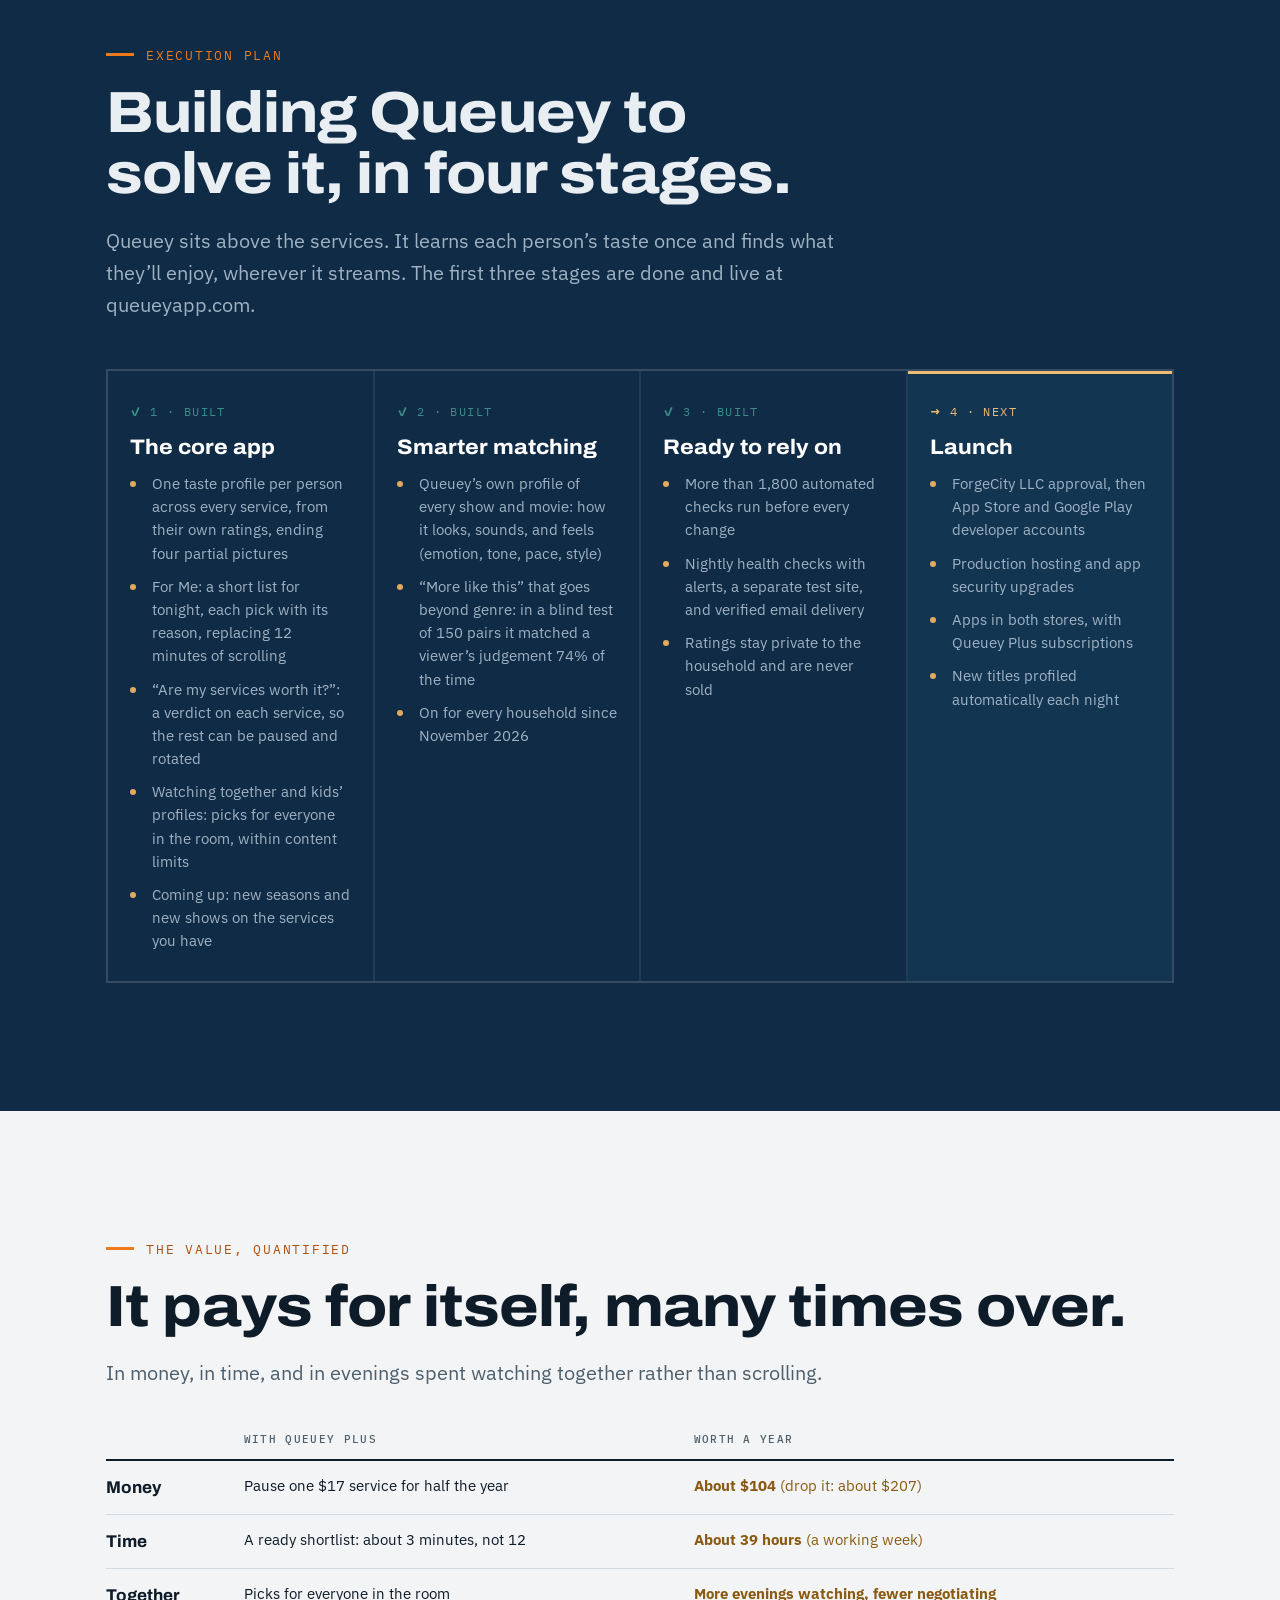
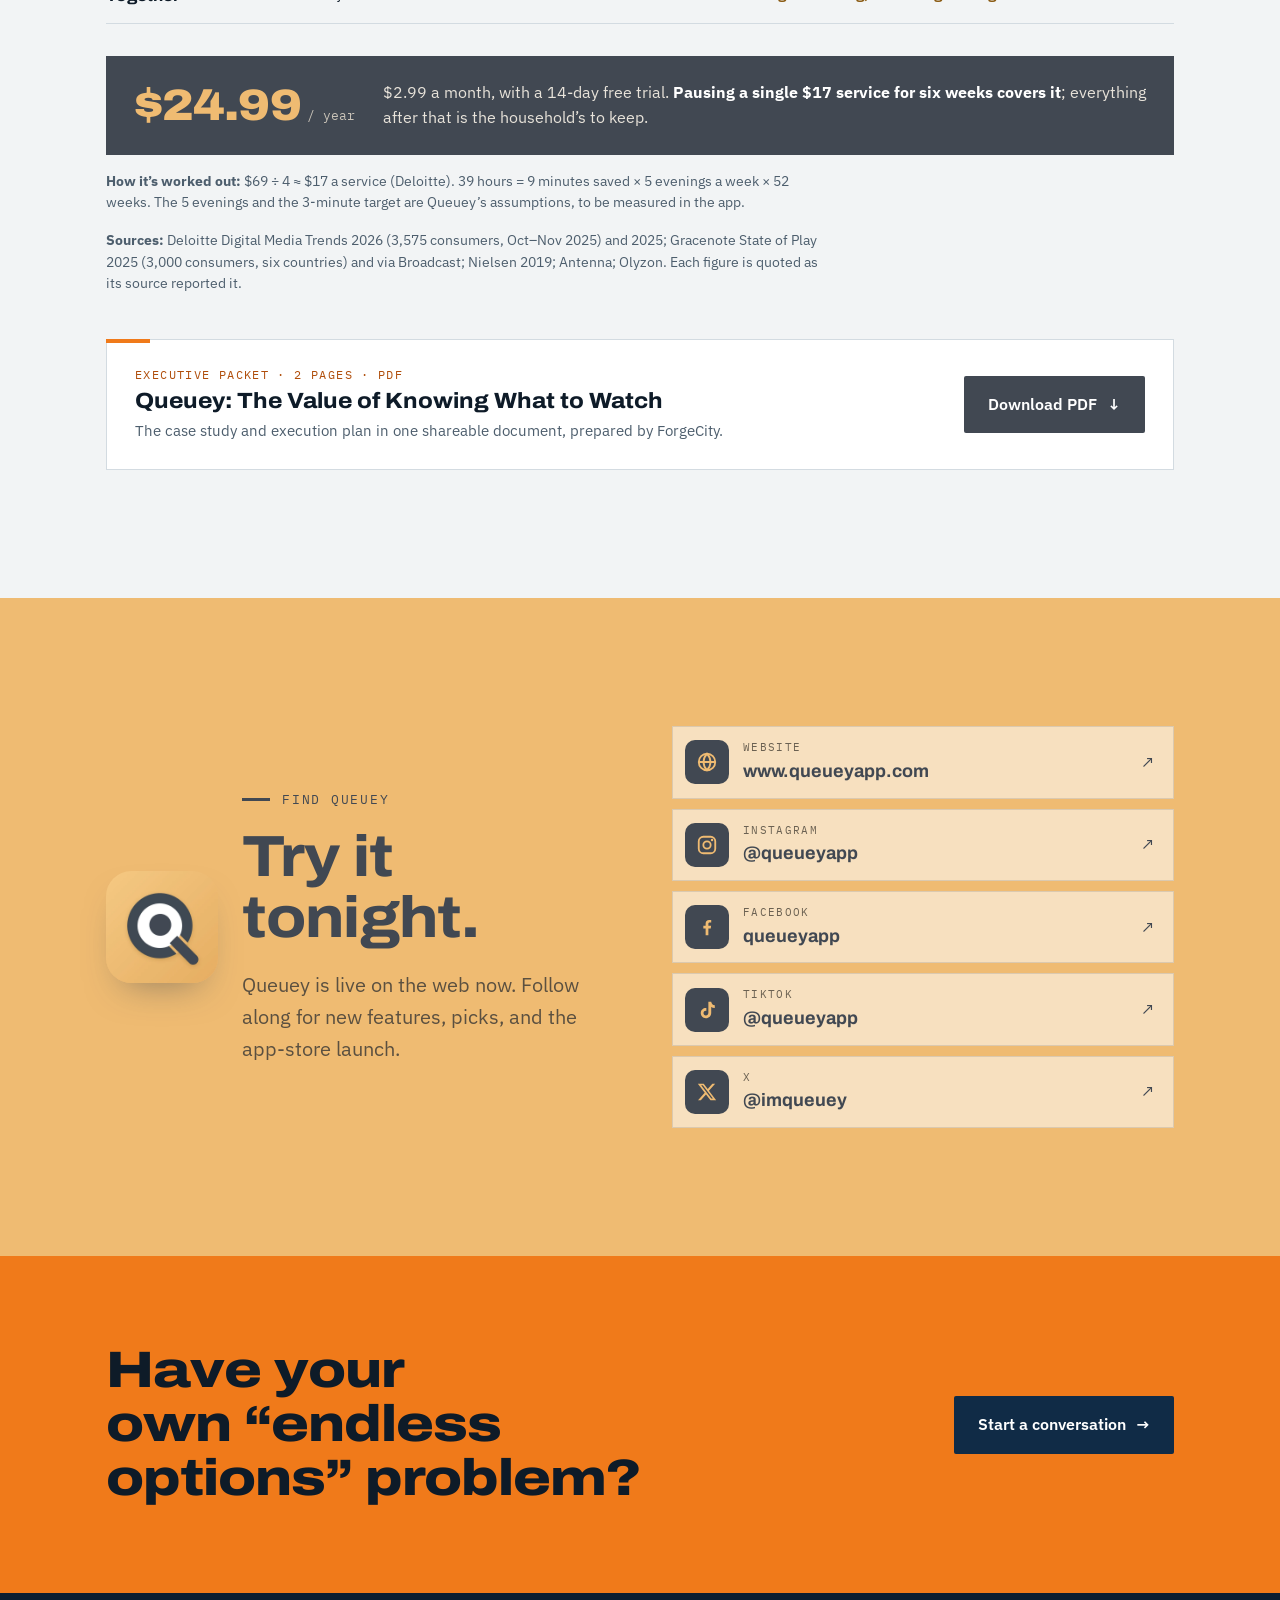
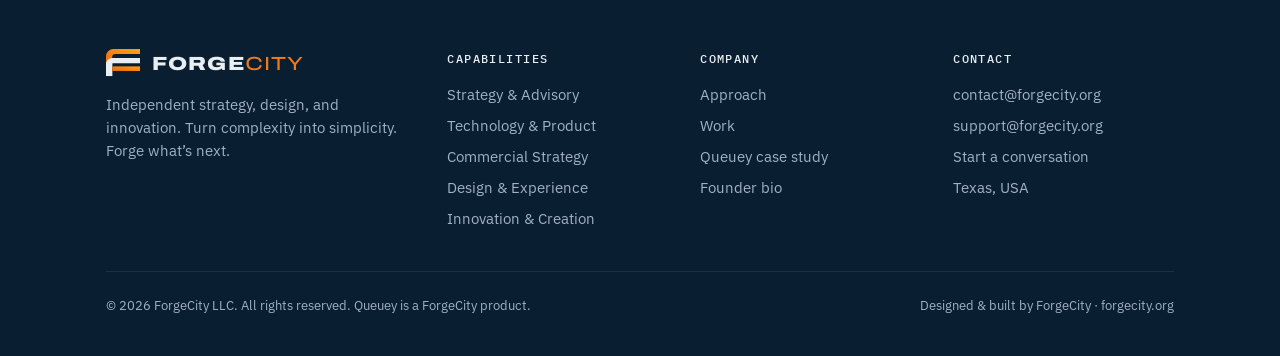
<file: work-queuey.html>
<!DOCTYPE html>
<html lang="en">
<head>
<meta charset="utf-8">
<meta name="viewport" content="width=device-width, initial-scale=1">
<title>Queuey Case Study | ForgeCity</title>
<meta name="description" content="Queuey turns the endless options of streaming into the few that fit the time you have. A ForgeCity product: strategy, design, and an engine that turns complexity into simplicity.">
<meta property="og:title" content="Queuey: a ForgeCity case study">
<meta property="og:description" content="Endless options. Limited time. How ForgeCity built Queuey, your TV and movie agent.">
<meta property="og:type" content="article">
<meta property="og:url" content="https://forgecity.org/work-queuey.html">
<meta name="theme-color" content="#102B46">
<link rel="icon" type="image/svg+xml" href="favicon.svg">
<link rel="icon" type="image/png" sizes="32x32" href="favicon-32.png">
<link rel="icon" type="image/png" sizes="192x192" href="icon-192.png">
<link rel="apple-touch-icon" href="apple-touch-icon.png">
<link rel="preconnect" href="https://fonts.googleapis.com">
<link rel="preconnect" href="https://fonts.gstatic.com" crossorigin>
<link href="https://fonts.googleapis.com/css2?family=Archivo:wdth,wght@62..125,400..900&family=IBM+Plex+Mono:wght@400;500&family=IBM+Plex+Sans:wght@400;500;600&display=swap" rel="stylesheet">
<link rel="stylesheet" href="site.css">
<style>
/* Case study: the product's own honey + slate world, framed by ForgeCity navy. Pipeline diagram shows endless options narrowing to one pick. */
:root{--honey:#EFBB72;--honey-2:#E3A95C;--honey-ink:#8A5A12;--slate:#414852;--cream:#FBF3E6}

.cs-hero{background:var(--honey);color:var(--slate);padding:clamp(48px,6vw,88px) 0 0;overflow:hidden;position:relative}
.cs-hero::after{content:"";position:absolute;inset:0;background:radial-gradient(circle at 78% 45%,rgba(255,255,255,.35),transparent 45%);pointer-events:none}
.cs-hero .wrap{display:grid;grid-template-columns:minmax(0,1.15fr) minmax(0,.85fr);gap:clamp(24px,4vw,64px);align-items:end;position:relative;z-index:1}
.cs-hero .text{padding-bottom:clamp(48px,6vw,88px)}
.cs-crumb{font-family:var(--font-mono);font-size:12.5px;letter-spacing:.14em;text-transform:uppercase;display:flex;gap:10px;align-items:center;flex-wrap:wrap;color:var(--slate)}
.cs-crumb a{text-decoration:none;opacity:.75}
.cs-crumb a:hover{opacity:1}
.cs-crumb .pill{background:var(--slate);color:var(--honey);padding:5px 10px}
.cs-hero h1{font-size:clamp(56px,8vw,112px);font-weight:860;font-stretch:112%;letter-spacing:-.035em;line-height:.9;margin-top:26px;color:var(--slate)}
.cs-hero .tag{font-family:var(--font-display);font-size:clamp(22px,2.4vw,30px);font-weight:600;font-stretch:104%;margin-top:14px;color:var(--slate)}
.cs-hero .lede{color:#4E4A40;margin-top:22px;max-width:52ch}
.cs-hero .cta{display:flex;flex-wrap:wrap;gap:14px;margin-top:32px}
.btn-slate{background:var(--slate);color:#fff}
.btn-slate:hover{background:#2E333A}
.btn-outline-slate{border-color:var(--slate);color:var(--slate);background:transparent}
.btn-outline-slate:hover{background:rgba(65,72,82,.08)}
.cs-art{position:relative;justify-self:center;width:100%;max-width:470px;margin-bottom:clamp(28px,4vw,48px)}
.cs-art img{display:block;width:100%;height:auto;position:relative;z-index:1}
.cs-art .shadow{position:absolute;left:14%;width:66%;bottom:0;height:7%;background:radial-gradient(ellipse at center,rgba(60,40,10,.45) 0%,rgba(60,40,10,.18) 45%,transparent 72%);z-index:0}

.facts{background:var(--slate);color:#E8E3DA}
.facts .wrap{display:grid;grid-template-columns:repeat(4,minmax(0,1fr))}
.fact{padding:26px 22px 28px 0;margin-right:22px;border-right:1px solid rgba(255,255,255,.1)}
.fact:last-child{border-right:0;margin-right:0}
.fact dt{font-family:var(--font-mono);font-size:11.5px;letter-spacing:.14em;text-transform:uppercase;color:var(--honey)}
.fact dd{margin:8px 0 0;font-size:15.5px;line-height:1.45}

.problem{display:grid;grid-template-columns:minmax(0,1fr) minmax(0,1fr);gap:clamp(40px,6vw,96px);align-items:start}
.problem-body{display:grid;gap:18px;font-size:18px;max-width:60ch}
.problem-body p{color:var(--muted)}
.problem-body p strong{color:var(--ink);font-weight:600}
.scroll-wall{margin-top:36px;display:grid;grid-template-columns:repeat(8,1fr);gap:6px;max-width:460px;position:relative}
.scroll-wall span{aspect-ratio:2/3;background:var(--rule);border-radius:2px}
.scroll-wall span:nth-child(3n){background:#C5CFD7}
.scroll-wall span:nth-child(5n){background:#B5C1CB}
.scroll-wall span.pick{background:var(--honey);outline:3px solid var(--slate);outline-offset:-3px}
.scroll-wall::after{content:"";position:absolute;inset:auto 0 0 0;height:50%;background:linear-gradient(transparent,var(--paper))}
.wall-cap{margin-top:14px;font-family:var(--font-mono);font-size:12px;letter-spacing:.1em;text-transform:uppercase;color:var(--muted);max-width:460px}

.cs-seats{display:grid;grid-template-columns:repeat(5,minmax(0,1fr));gap:2px;margin-top:48px;background:rgba(255,255,255,.08);border:2px solid rgba(255,255,255,.08)}
.cs-seat{background:var(--navy);padding:26px 22px 28px;display:flex;flex-direction:column;gap:10px}
.cs-seat .who{font-family:var(--font-mono);font-size:11.5px;letter-spacing:.12em;text-transform:uppercase;color:var(--forge)}
.cs-seat q{font-family:var(--font-display);font-size:19px;font-weight:600;line-height:1.3;color:#fff;quotes:"\201C" "\201D"}
.cs-seat p{font-size:14.5px;color:var(--on-navy-muted);margin-top:auto;padding-top:8px}
.cs-seat p b{color:var(--honey);font-weight:600}

.pipe{margin-top:56px;display:grid;grid-template-columns:repeat(5,minmax(0,1fr));gap:0;position:relative}
.stage{padding:0 18px 0 0;position:relative}
.stage .bar{height:56px;display:flex;align-items:center;justify-content:center;font-family:var(--font-mono);font-size:13px;color:#fff;background:var(--mineral);clip-path:polygon(0 0,calc(100% - 16px) 0,100% 50%,calc(100% - 16px) 100%,0 100%,12px 50%);margin-right:-10px}
.stage:first-child .bar{clip-path:polygon(0 0,calc(100% - 16px) 0,100% 50%,calc(100% - 16px) 100%,0 100%)}
.stage:nth-child(2) .bar{background:#3B7896}
.stage:nth-child(3) .bar{background:var(--teal)}
.stage:nth-child(4) .bar{background:#8E8F5F}
.stage:last-child .bar{background:var(--honey);color:var(--slate);font-weight:600}
.stage .count{font-family:var(--font-display);font-weight:820;font-stretch:112%;font-size:30px;letter-spacing:-.02em;margin-top:22px;line-height:1}
.stage h3{font-size:19px;font-weight:720;font-stretch:108%;margin-top:10px}
.stage p{color:var(--muted);font-size:15px;margin-top:8px}

.fingerprint{margin-top:64px;display:grid;grid-template-columns:minmax(0,.9fr) minmax(0,1.1fr);gap:clamp(32px,5vw,72px);align-items:center;background:#fff;border:1px solid var(--rule);padding:clamp(24px,4vw,48px)}
.fingerprint h3{font-size:clamp(26px,2.8vw,34px);font-weight:780;font-stretch:112%;letter-spacing:-.01em}
.fingerprint > div > p{color:var(--muted);margin-top:14px}
.weights{display:grid;gap:18px}
.w-row{display:grid;grid-template-columns:90px 1fr 52px;gap:16px;align-items:center}
.w-row b{font-family:var(--font-display);font-stretch:115%;font-size:20px;font-weight:780}
.w-track{height:18px;background:var(--paper);position:relative;border:1px solid var(--rule)}
.w-fill{position:absolute;inset:0 auto 0 0;background:var(--c)}
.w-row span.pct{font-family:var(--font-mono);font-size:14px;text-align:right;font-variant-numeric:tabular-nums}
.w-row small{grid-column:2/4;color:var(--muted);font-size:14px;margin-top:-8px}

.feat-grid{display:grid;grid-template-columns:repeat(3,minmax(0,1fr));gap:20px;margin-top:56px}
.feat{background:#fff;border:1px solid var(--rule);padding:26px 24px 28px;display:flex;flex-direction:column;gap:10px;position:relative}
.feat::before{content:"";position:absolute;left:-1px;top:-1px;width:40px;height:4px;background:var(--honey-2)}
.feat .k{font-family:var(--font-mono);font-size:11.5px;letter-spacing:.12em;text-transform:uppercase;color:var(--honey-ink)}
.feat h3{font-size:21px;font-weight:740;font-stretch:108%}
.feat p{color:var(--muted);font-size:15.5px}

.design{background:var(--cream)}
.design-grid{display:grid;grid-template-columns:minmax(0,1fr) minmax(0,1fr);gap:clamp(40px,6vw,96px);align-items:center}
.design .lede{color:#5D584C}
.crew{display:grid;grid-template-columns:repeat(3,minmax(0,1fr));gap:18px;max-width:440px;justify-self:center}
.crew figure{margin:0;text-align:center}
.crew img{width:100%;height:auto;aspect-ratio:1;object-fit:cover;border-radius:50%;display:block;background:#fff;box-shadow:0 0 0 4px var(--honey)}
.crew figcaption{margin-top:10px;font-family:var(--font-mono);font-size:11.5px;letter-spacing:.1em;text-transform:uppercase;color:var(--slate)}
.design-points{list-style:none;margin:28px 0 0;padding:0;display:grid;gap:12px}
.design-points li{display:grid;grid-template-columns:14px 1fr;gap:12px;color:#4E4A40}
.design-points li::before{content:"";width:10px;height:10px;background:var(--honey-2);margin-top:8px;border-radius:50%}

.forged{display:grid;grid-template-columns:repeat(5,minmax(0,1fr));gap:0;margin-top:48px;border-top:2px solid rgba(255,255,255,.2)}
.forged div{padding:24px 20px 26px 0;border-right:1px solid rgba(255,255,255,.08);margin-right:20px}
.forged div:last-child{border-right:0;margin-right:0}
.forged .n{font-family:var(--font-mono);font-size:12px;color:var(--forge)}
.forged h3{font-size:19px;font-weight:720;font-stretch:108%;margin-top:10px;color:#fff}
.forged p{font-size:14.5px;color:var(--on-navy-muted);margin-top:10px}

.trust{display:grid;grid-template-columns:repeat(3,minmax(0,1fr));gap:0;margin-top:40px;border-top:1px solid var(--rule)}
.trust div{padding:22px 24px 24px 0;border-bottom:1px solid var(--rule)}
.trust h3{font-size:19px;font-weight:720;font-stretch:106%}
.trust p{color:var(--muted);font-size:15px;margin-top:8px}

.status{display:grid;grid-template-columns:minmax(0,1fr) minmax(0,1fr);gap:clamp(40px,6vw,96px);align-items:start}
.status-list{list-style:none;margin:0;padding:0;border-top:2px solid var(--ink)}
.status-list li{display:grid;grid-template-columns:120px 1fr;gap:20px;padding:18px 0;border-bottom:1px solid var(--rule)}
.status-list .st{font-family:var(--font-mono);font-size:11.5px;letter-spacing:.1em;text-transform:uppercase;padding-top:3px}
.st.done{color:var(--teal)}
.st.now{color:var(--forge-ink)}
.st.next{color:var(--muted)}
.endorse-row{margin-top:32px;display:flex;align-items:center;gap:14px;flex-wrap:wrap}
.endorse-row img{width:56px;height:56px;border-radius:12px}

@media (prefers-reduced-motion:reduce){.cs-art img{animation:none}}
@media (max-width:1020px){
  .cs-seats,.forged{grid-template-columns:repeat(2,minmax(0,1fr))}
  .forged div{border-right:0;margin-right:0;border-bottom:1px solid rgba(255,255,255,.08)}
  .feat-grid,.trust{grid-template-columns:repeat(2,minmax(0,1fr))}
  .pipe{grid-template-columns:1fr;gap:28px}
  .stage{display:grid;grid-template-columns:150px 1fr;gap:4px 20px;padding:0}
  .stage .bar{grid-row:1/4;margin-right:0;height:100%;min-height:56px;clip-path:none !important}
  .stage .count{margin-top:0}
  .facts .wrap{grid-template-columns:1fr 1fr}
  .fact:nth-child(2){border-right:0;margin-right:0}
}
@media (max-width:900px){
  .cs-hero .wrap,.problem,.design-grid,.status,.fingerprint{grid-template-columns:minmax(0,1fr)}
  .cs-hero .text{padding-bottom:0}
  .cs-art{max-width:320px;padding-bottom:20px}
}
@media (max-width:560px){
  .cs-seats,.forged,.feat-grid,.trust{grid-template-columns:1fr}
  .facts .wrap{grid-template-columns:1fr}
  .fact{border-right:0;margin-right:0;border-bottom:1px solid rgba(255,255,255,.1)}
  .stage{grid-template-columns:1fr}
  .stage .bar{grid-row:auto;height:48px}
  .status-list li{grid-template-columns:1fr;gap:4px}
  .scroll-wall{grid-template-columns:repeat(6,1fr)}
}

.cs-art .app-icon{border-radius:22.5%;box-shadow:0 30px 60px -24px rgba(65,72,82,.55),0 8px 18px -8px rgba(65,72,82,.35);max-width:360px;margin:0 auto}
.bottomline .bl-stats{display:grid;grid-template-columns:repeat(4,minmax(0,1fr));gap:20px;margin-top:44px}
.bl-stat{background:#FFF8EC;border:1px solid #EAD6B3;padding:24px 22px 22px;display:flex;flex-direction:column;gap:8px;position:relative}
.bl-stat::before{content:"";position:absolute;left:-1px;top:-1px;width:40px;height:4px;background:var(--honey-2)}
.bl-stat b{font-family:var(--font-display);font-weight:840;font-stretch:112%;font-size:clamp(34px,3.6vw,46px);letter-spacing:-.02em;line-height:1;color:var(--slate);font-variant-numeric:tabular-nums}
.bl-stat span{font-size:15px;color:var(--ink);line-height:1.4}
.bl-stat small{margin-top:auto;font-family:var(--font-mono);font-size:11px;letter-spacing:.08em;color:var(--muted)}
.table-wrap{overflow-x:auto;margin-top:32px}
.num-table{width:100%;border-collapse:collapse;font-size:15px;min-width:460px}
.num-table th{font-family:var(--font-mono);font-weight:500;font-size:11px;letter-spacing:.12em;text-transform:uppercase;color:var(--muted);text-align:left;padding:10px 12px 10px 0;border-bottom:2px solid var(--ink)}
.num-table td{padding:13px 12px 13px 0;border-bottom:1px solid var(--rule);vertical-align:top}
.num-table td:nth-child(2){font-weight:600;font-variant-numeric:tabular-nums}
.num-table td:nth-child(3){font-family:var(--font-mono);font-size:12.5px;color:var(--muted)}
.table-note{margin-top:18px;color:var(--muted);max-width:60ch}
.lost{list-style:none;margin:0;padding:0;display:grid;gap:16px}
.lost li{position:relative;padding-left:24px;color:var(--muted);font-size:16.5px}
.lost li::before{content:"";position:absolute;left:0;top:9px;width:9px;height:9px;border-radius:50%;background:var(--honey-2)}
.lost b{color:var(--ink)}
.lost small{font-family:var(--font-mono);font-size:12px;color:var(--muted)}
.fp-stat{font-family:var(--font-display);font-weight:840;font-stretch:112%;font-size:28px;color:var(--slate);margin-right:6px;vertical-align:-3px}
.stages{list-style:none;margin:48px 0 0;padding:0;display:grid;grid-template-columns:repeat(4,minmax(0,1fr));gap:2px;background:rgba(255,255,255,.08);border:2px solid rgba(255,255,255,.08)}
.stg{background:var(--navy);padding:26px 22px 28px}
.stg-tag{font-family:var(--font-mono);font-size:11.5px;letter-spacing:.12em;text-transform:uppercase;color:var(--teal);display:inline-flex;align-items:center;gap:8px}
.stg-tag::before{content:"✓";font-family:var(--font-body);font-weight:700}
.stg.next{background:#123552;box-shadow:inset 0 3px 0 var(--honey)}
.stg.next .stg-tag{color:var(--honey)}
.stg.next .stg-tag::before{content:"→"}
.stg h3{font-size:21px;font-weight:740;font-stretch:108%;color:#fff;margin-top:12px}
.stg ul{list-style:none;margin:14px 0 0;padding:0;display:grid;gap:10px}
.stg li{display:grid;grid-template-columns:12px 1fr;gap:10px;font-size:14.5px;color:var(--on-navy-muted)}
.stg li::before{content:"";width:6px;height:6px;border-radius:50%;background:var(--honey-2);margin-top:9px}
.value-table th[scope="row"]{font-family:var(--font-display);font-size:17px;font-weight:720;letter-spacing:0;text-transform:none;color:var(--ink);border-bottom:1px solid var(--rule);padding:13px 16px 13px 0}
.value-table td:nth-child(2){font-weight:400}
.value-table td:nth-child(3){font-family:var(--font-body);font-size:15px;color:var(--honey-ink)}
.value-table td b{color:var(--honey-ink)}
.price-callout{margin-top:32px;display:flex;align-items:center;gap:28px;flex-wrap:wrap;background:var(--slate);color:#E8E3DA;padding:24px 28px}
.price{display:flex;align-items:baseline;gap:6px;margin:0}
.price b{font-family:var(--font-display);font-weight:860;font-stretch:112%;font-size:44px;color:var(--honey);letter-spacing:-.02em;line-height:1}
.price span{font-family:var(--font-mono);font-size:13px;color:#C9C3B8}
.price-callout > p:last-child{flex:1;min-width:240px;font-size:16px}
.price-callout strong{color:#fff}
.method{margin-top:16px;font-size:13.5px;color:var(--muted);max-width:90ch}
.packet-dl{margin-top:44px;display:flex;align-items:center;justify-content:space-between;gap:24px;flex-wrap:wrap;border:1px solid var(--rule);background:#fff;padding:26px 28px;position:relative}
.packet-dl::before{content:"";position:absolute;left:-1px;top:-1px;width:44px;height:4px;background:var(--forge)}
.pk-k{font-family:var(--font-mono);font-size:11.5px;letter-spacing:.12em;text-transform:uppercase;color:var(--forge-ink)}
.packet-dl h3{font-size:22px;font-weight:760;font-stretch:108%;margin-top:6px}
.packet-dl p:last-child{color:var(--muted);margin-top:6px;font-size:15px}
@media (max-width:1020px){.bottomline .bl-stats,.stages{grid-template-columns:repeat(2,minmax(0,1fr))}}
@media (max-width:560px){.bottomline .bl-stats,.stages{grid-template-columns:1fr}.price-callout{padding:22px}}

.social-row{list-style:none;margin:22px 0 0;padding:0;display:flex;flex-wrap:wrap;gap:8px 18px}
.social-row a{display:inline-flex;align-items:center;gap:7px;text-decoration:none;color:var(--slate);font-family:var(--font-mono);font-size:13px;opacity:.85;transition:opacity .2s}
.social-row a:hover{opacity:1;text-decoration:underline;text-underline-offset:4px}
.social-row svg{width:18px;height:18px}
.find{background:var(--honey)}
.find-wrap{display:grid;grid-template-columns:minmax(0,1fr) minmax(0,1fr);gap:clamp(32px,5vw,80px);align-items:center}
.find-head{display:flex;gap:24px;align-items:center}
.find-head img{width:112px;height:112px;border-radius:22.5%;box-shadow:0 18px 36px -18px rgba(65,72,82,.55);flex:none}
.find .eyebrow{color:var(--slate)}
.find .eyebrow::before{background:var(--slate)}
.find .h2{color:var(--slate)}
.find .lede{color:#5B5040}
.find-links{list-style:none;margin:0;padding:0;display:grid;gap:10px}
.find-links a{display:grid;grid-template-columns:44px 1fr auto;align-items:center;gap:14px;padding:12px 18px 12px 12px;background:rgba(255,255,255,.55);border:1px solid rgba(65,72,82,.15);text-decoration:none;color:var(--slate);transition:background .2s,transform .2s}
.find-links a:hover{background:#fff;transform:translateX(3px)}
.fl-ico{width:44px;height:44px;display:grid;place-items:center;background:var(--slate);color:var(--honey);border-radius:10px}
.fl-ico svg{width:22px;height:22px}
.fl-txt small{display:block;font-family:var(--font-mono);font-size:11px;letter-spacing:.12em;text-transform:uppercase;color:#6B6152}
.fl-txt b{font-family:var(--font-display);font-size:18px;font-weight:700}
@media (max-width:900px){.find-wrap{grid-template-columns:minmax(0,1fr)}}
@media (max-width:560px){.find-head{flex-direction:column;align-items:flex-start}}
</style>
</head>
<body>

<svg width="0" height="0" style="position:absolute" aria-hidden="true">
  <defs>
    <linearGradient id="gOrange" x1="0" y1="1" x2="1" y2="0"><stop offset="0" stop-color="#EE6510"/><stop offset="1" stop-color="#FFA414"/></linearGradient>
    <linearGradient id="gNavy" x1="0" y1="0" x2="1" y2="1"><stop offset="0" stop-color="#14406B"/><stop offset="1" stop-color="#0C2440"/></linearGradient>
    <symbol id="mono" viewBox="0 0 528 422">
      <path fill="url(#gOrange)" d="M0 240V115A115 115 0 0 1 115 0H528V76H146A50 50 0 0 0 96 126V240Z"/>
      <path fill="var(--mono-f, url(#gNavy))" d="M0 422V235A97 97 0 0 1 97 138H528V222H99V422Z"/>
      <rect fill="url(#gOrange)" x="99" y="270" width="429" height="72"/>
    </symbol>
  </defs>
</svg>

<header class="site-header">
  <div class="wrap">
    <a class="brand" href="index.html" aria-label="ForgeCity home">
      <svg viewBox="0 0 528 422" style="--mono-f:#E9EEF2" aria-hidden="true"><use href="#mono"/></svg>
      <span class="wordmark"><b>FORGE</b><span>CITY</span></span>
    </a>
    <button class="menu-toggle" id="menuToggle" aria-expanded="false" aria-controls="siteNav">Menu</button>
    <nav class="nav" id="siteNav" aria-label="Primary">
      <a href="index.html#approach">Approach</a>
      <a href="index.html#capabilities">Capabilities</a>
      <a href="index.html#work" aria-current="page" style="color:#fff">Work</a>
      <a href="index.html#clients">Who we help</a>
      <a href="about.html">About</a>
      <a class="btn btn-primary" href="index.html#contact">Start a conversation</a>
    </nav>
  </div>
</header>

<main>

<!-- HERO -->
<section class="cs-hero" aria-labelledby="csTitle">
  <div class="wrap">
    <div class="text">
      <p class="cs-crumb"><a href="index.html#work">Work</a><span aria-hidden="true">/</span><span class="pill">A ForgeCity product</span></p>
      <h1 id="csTitle">Queuey</h1>
      <p class="tag">Your TV &amp; movie agent.</p>
      <p class="lede">The value of knowing what to watch. Queuey learns what each person in a household actually likes and finds it across every streaming service at once, turning endless options into the few that fit tonight.</p>
      <div class="cta">
        <a class="btn btn-slate" href="https://www.queueyapp.com" rel="noopener">Visit www.queueyapp.com <span class="arrow" aria-hidden="true">↗</span></a>
        <a class="btn btn-outline-slate" href="work/Queuey-Executive-Packet.pdf" download="Queuey-Executive-Packet.pdf">Download the executive packet <span class="arrow" aria-hidden="true">↓</span></a>
      </div>
      <ul class="social-row" aria-label="Queuey online"><li><a href="https://www.instagram.com/queueyapp" rel="noopener" aria-label="Queuey on Instagram: @queueyapp"><svg viewBox="0 0 24 24" aria-hidden="true"><rect x="3" y="3" width="18" height="18" rx="5" fill="none" stroke="currentColor" stroke-width="2"/><circle cx="12" cy="12" r="4" fill="none" stroke="currentColor" stroke-width="2"/><circle cx="17.5" cy="6.5" r="1.3" fill="currentColor"/></svg><span>@queueyapp</span></a></li><li><a href="https://www.facebook.com/queueyapp" rel="noopener" aria-label="Queuey on Facebook: queueyapp"><svg viewBox="0 0 24 24" aria-hidden="true"><path fill="currentColor" d="M13.5 21v-7.5h2.6l.4-3h-3V8.6c0-.9.3-1.5 1.5-1.5h1.6V4.4c-.3 0-1.2-.1-2.3-.1-2.3 0-3.8 1.4-3.8 3.9v2.3H8v3h2.5V21z"/></svg><span>queueyapp</span></a></li><li><a href="https://www.tiktok.com/@queueyapp" rel="noopener" aria-label="Queuey on TikTok: @queueyapp"><svg viewBox="0 0 24 24" aria-hidden="true"><path fill="currentColor" d="M16.6 3c.3 2.2 1.6 3.6 3.9 3.8v3c-1.4.1-2.7-.3-3.9-1v6.1c0 3.5-2.5 6-5.8 6-3.4 0-5.8-2.6-5.6-5.9.2-3 2.8-5.4 6.1-5.1v3.1c-1.6-.3-3 .7-3.1 2.2-.1 1.5 1 2.7 2.6 2.7 1.5 0 2.7-1.1 2.7-2.9V3z"/></svg><span>@queueyapp</span></a></li><li><a href="https://x.com/imqueuey" rel="noopener" aria-label="Queuey on X: @imqueuey"><svg viewBox="0 0 24 24" aria-hidden="true"><path fill="currentColor" d="M17.8 3h3.1l-6.8 7.7L22 21h-6.2l-4.9-6.3L5.3 21H2.2l7.3-8.3L2 3h6.4l4.4 5.8zm-1.1 16.2h1.7L7.4 4.7H5.6z"/></svg><span>@imqueuey</span></a></li></ul>
    </div>
    <div class="cs-art">
      <img class="app-icon" src="work/queuey-app-icon.webp" alt="Queuey app icon: a slate Q shaped like a magnifying glass with an eye, on honey yellow" width="512" height="512">
    </div>
  </div>
</section>

<div class="facts" aria-label="Project facts">
  <dl class="wrap">
    <div class="fact"><dt>Category</dt><dd>Consumer app · streaming TV &amp; movies</dd></div>
    <div class="fact"><dt>ForgeCity role</dt><dd>Concept, strategy, design, product and build</dd></div>
    <div class="fact"><dt>Status</dt><dd>Three of four stages built and live; app-store launch next</dd></div>
    <div class="fact"><dt>Disciplines</dt><dd>All five, working as one</dd></div>
  </dl>
</div>

<!-- BOTTOM LINE -->
<section class="bottomline" aria-labelledby="blTitle">
  <div class="wrap">
    <p class="eyebrow">The bottom line</p>
    <h2 id="blTitle" class="h2">Households pay for more than they can find.</h2>
    <p class="lede">The typical American household pays about $828 a year for four streaming services, spends 12 minutes every time it sits down just deciding what to watch, and still can’t say which services are worth keeping.</p>
    <div class="bl-stats">
      <div class="bl-stat"><b>$828</b><span>a year on streaming video, per household</span><small>Deloitte, 2026</small></div>
      <div class="bl-stat"><b>12 min</b><span>to decide what to watch, every sitting</span><small>Gracenote, 2025</small></div>
      <div class="bl-stat"><b>61%</b><span>would cancel their favourite service over a $5 rise</span><small>Deloitte, 2026</small></div>
      <div class="bl-stat"><b>49%</b><span>would cancel because good content is hard to find</span><small>Gracenote</small></div>
    </div>
  </div>
</section>

<!-- PROBLEM -->
<section style="padding-top:0" aria-labelledby="probTitle">
  <div class="wrap problem">
    <div>
      <p class="eyebrow">The problem in numbers</p>
      <h2 id="probTitle" class="h2">Too much to watch. Too little time to choose.</h2>
      <div class="table-wrap">
        <table class="num-table">
          <thead><tr><th scope="col">What households face</th><th scope="col">Figure</th><th scope="col">Source</th></tr></thead>
          <tbody>
            <tr><td>Monthly spend on streaming video</td><td>$69 ($828 a year)</td><td>Deloitte, 2026</td></tr>
            <tr><td>Paid services per household</td><td>4 (5 for Gen Z and millennials)</td><td>Deloitte, 2025</td></tr>
            <tr><td>Frustrated that prices keep rising</td><td>73%</td><td>Deloitte, 2026</td></tr>
            <tr><td>Cancelled a service in the last six months</td><td>About 40%</td><td>Deloitte, 2026</td></tr>
            <tr><td>New sign-ups who are serial churners</td><td>1 in 3 (2023), from 1 in 10 (2019)</td><td>Antenna</td></tr>
          </tbody>
        </table>
      </div>
      <p class="table-note">Households don’t lack options. They lack a way to tell what’s worth paying for, so they cancel, re-subscribe, and cancel again, guessing each time.</p>
    </div>
    <div class="problem-body">
      <p class="eyebrow" style="margin-bottom:4px">Time lost, and why nobody knows what you want</p>
      <ul class="lost">
        <li><b>12 minutes</b> deciding what to watch, every sitting, in the U.S., up from 7.4 minutes in 2019 <small>(Nielsen, Gracenote)</small></li>
        <li><b>19%</b> abandon a viewing session when their search fails; <b>29%</b> of 18–24-year-olds <small>(Gracenote, 2025)</small></li>
        <li>Each service sees only its own slice of a household’s taste and favours its own shows. <b>33%</b> say this fragmentation makes TV worse <small>(Gracenote, 2025)</small></li>
        <li>A household isn’t one viewer: <b>49%</b> of adults regularly watch with someone else at home, and a third of parents say the kids pick <small>(Olyzon)</small>. One shared profile blurs everyone together.</li>
        <li>No service will tell you it isn’t earning its <b>$17 a month</b>. The fallback is trial and error, or waiting for a friend’s tip.</li>
      </ul>
    </div>
  </div>
</section>

<!-- PERSPECTIVE -->
<section class="dark" aria-labelledby="seatTitle">
  <div class="wrap">
    <p class="eyebrow">Perspective</p>
    <h2 id="seatTitle" class="h2">One evening. Five seats at the table.</h2>
    <p class="lede">ForgeCity started by sitting in every seat around the remote. Each one sees a different problem, and Queuey had to answer all of them at once.</p>
    <div class="cs-seats">
      <div class="cs-seat"><span class="who">The viewer</span><q>What would I actually enjoy tonight?</q><p>Answered by <b>a personal taste profile</b> and picks that explain themselves.</p></div>
      <div class="cs-seat"><span class="who">The household</span><q>What can we all agree on?</q><p>Answered by <b>Watching together</b>, which blends everyone’s taste and rules.</p></div>
      <div class="cs-seat"><span class="who">The parent</span><q>Is this okay for my kids?</q><p>Answered by <b>content tags and kids’ profiles</b> that never show what they shouldn’t.</p></div>
      <div class="cs-seat"><span class="who">The bill payer</span><q>Are we using what we pay for?</q><p>Answered by <b>“Are my services worth it?”</b> so you keep what you use and pause the rest.</p></div>
      <div class="cs-seat"><span class="who">The fan</span><q>When’s the next season? What was that show called?</q><p>Answered by <b>Coming up on your services</b> and <b>Ask Queuey</b>.</p></div>
    </div>
  </div>
</section>

<!-- ENGINE -->
<section id="engine" aria-labelledby="engineTitle">
  <div class="wrap">
    <p class="eyebrow">The engine</p>
    <h2 id="engineTitle" class="h2">A cute little guy. A serious engine behind him.</h2>
    <p class="lede">Queuey works like a funnel. Thousands of titles go in. A few clear picks come out, each with a reason you can understand.</p>

    <div class="pipe" role="list">
      <div class="stage" role="listitem">
        <div class="bar">Every title</div>
        <p class="count">Thousands</p>
        <h3>A living catalogue</h3>
        <p>Shows and movies across U.S. streaming services, refreshed every night with where to watch, trailers, and content reviews.</p>
      </div>
      <div class="stage" role="listitem">
        <div class="bar">Your services</div>
        <p class="count">What you have</p>
        <h3>What you can watch</h3>
        <p>Filtered to the services your household pays for, so nothing on the list is out of reach.</p>
      </div>
      <div class="stage" role="listitem">
        <div class="bar">Your rules</div>
        <p class="count">What fits</p>
        <h3>What suits who’s watching</h3>
        <p>Age ratings, comfort levels, language, and mood. For a group, everyone’s rules hold at once.</p>
      </div>
      <div class="stage" role="listitem">
        <div class="bar">Your taste</div>
        <p class="count">What you’ll love</p>
        <h3>What matches your taste</h3>
        <p>Ranked by a taste profile built from what you’ve loved, liked, rewatched, and passed on.</p>
      </div>
      <div class="stage" role="listitem">
        <div class="bar">Tonight</div>
        <p class="count">One pick</p>
        <h3>A clear answer</h3>
        <p>Queuey’s Top Match, with a plain reason why: “Like Andor, which you loved.”</p>
      </div>
    </div>

    <div class="fingerprint">
      <div>
        <p class="eyebrow">Inside the look-alike engine</p>
        <h3>Matching how a show feels, not just its genre.</h3>
        <p>Public movie databases describe a title in a handful of keywords. That’s not enough to know what it feels like to watch. So Queuey uses AI to build its own profile of every title from public sources, then matches titles on three layers, weighted toward how they feel.</p>
        <p><strong class="fp-stat">74%</strong> In a blind test of 150 pairs, “More like this” matched a viewer’s own judgement 74% of the time. It has been on for every household since November 2026.</p>
        <p>Rules keep matches honest: cartoons don’t match live action, kids’ shows don’t match grown-up dramas, and a light comedy won’t be sent to fans of a dark thriller.</p>
      </div>
      <div class="weights" aria-label="Look-alike weighting">
        <div class="w-row"><b>Look</b><div class="w-track"><div class="w-fill" style="width:20%;--c:var(--mineral)"></div></div><span class="pct">20%</span><small>Form, audience, sub-genre</small></div>
        <div class="w-row"><b>Sound</b><div class="w-track"><div class="w-fill" style="width:35%;--c:var(--teal)"></div></div><span class="pct">35%</span><small>Premise, setting, era, themes, relationships</small></div>
        <div class="w-row"><b>Feel</b><div class="w-track"><div class="w-fill" style="width:45%;--c:var(--honey-2)"></div></div><span class="pct">45%</span><small>Tone, pace, humour, realism, mood</small></div>
      </div>
    </div>
  </div>
</section>

<!-- FEATURES -->
<section style="padding-top:0" aria-labelledby="featTitle">
  <div class="wrap">
    <p class="eyebrow">What people see</p>
    <h2 id="featTitle" class="h2">Simple on the surface.</h2>
    <div class="feat-grid">
      <div class="feat"><span class="k">For Me</span><h3>Picks that explain themselves</h3><p>A Top Match, your next ten to try, and “Because you loved…” on every page, always with a reason in plain words.</p></div>
      <div class="feat"><span class="k">Together</span><h3>Watching together</h3><p>Pick who’s on the couch. Queuey finds what fits everyone’s taste, age, and comfort settings at once.</p></div>
      <div class="feat"><span class="k">Value</span><h3>Are my services worth it?</h3><p>See which subscriptions earn their keep, so a household can pause the ones it isn’t using.</p></div>
      <div class="feat"><span class="k">Family</span><h3>Tagged, never blocked</h3><p>Violence, language, and themes are tagged by level. Kids’ profiles only ever see what suits them.</p></div>
      <div class="feat"><span class="k">Ask Queuey</span><h3>“What was that show…?”</h3><p>Describe a half-remembered show in your own words, and Queuey’s AI helper finds it.</p></div>
      <div class="feat"><span class="k">Coming up</span><h3>Never miss a new season</h3><p>New seasons of the shows you follow, and new shows picked for your taste, on the services you have.</p></div>
    </div>
  </div>
</section>

<!-- DESIGN -->
<section class="design" aria-labelledby="designTitle">
  <div class="wrap design-grid">
    <div>
      <p class="eyebrow">Design &amp; experience</p>
      <h2 id="designTitle" class="h2">A friendly face for a serious engine.</h2>
      <p class="lede">Recommendation engines can feel cold. Queuey gives this one a personality: a curious little TV with a magnifying glass, always looking for the right thing to watch.</p>
      <ul class="design-points">
        <li>A complete brand system: honey and slate, a custom wordmark, and an app icon that turns the Q into a searching eye.</li>
        <li>A cast of characters for every household’s profiles, plus reaction faces for ratings.</li>
        <li>Seasonal outfits, so Queuey dresses up for the holidays.</li>
        <li>Awards that celebrate milestones and make rating feel like play.</li>
      </ul>
    </div>
    <div class="crew" aria-label="Queuey profile characters">
      <figure><img src="work/av-queuey.webp" alt="" width="256" height="256"><figcaption>Queuey</figcaption></figure>
      <figure><img src="work/av-sparky.webp" alt="" width="256" height="256"><figcaption>Sparky</figcaption></figure>
      <figure><img src="work/av-reelcat.webp" alt="" width="256" height="256"><figcaption>Reel Cat</figcaption></figure>
      <figure><img src="work/av-bingy.webp" alt="" width="256" height="256"><figcaption>Bingy</figcaption></figure>
      <figure><img src="work/av-starlet.webp" alt="" width="256" height="256"><figcaption>Screen Star</figcaption></figure>
      <figure><img src="work/av-pup.webp" alt="" width="256" height="256"><figcaption>Channel Pup</figcaption></figure>
    </div>
  </div>
</section>

<!-- HOW FORGECITY WORKED -->
<section class="dark" aria-labelledby="forgedTitle">
  <div class="wrap">
    <p class="eyebrow">How it was forged</p>
    <h2 id="forgedTitle" class="h2">Five disciplines, one product.</h2>
    <p class="lede">Queuey is ForgeCity’s approach made tangible. Each capability shaped a different part of it, and AI was layered through all five: it did the heavy lifting across thousands of titles, while people decided what good looks like.</p>
    <div class="forged">
      <div><span class="n">01</span><h3>Strategy &amp; Advisory</h3><p>Framed the real problem: not too few options, but too little time to sort them.</p></div>
      <div><span class="n">02</span><h3>Technology &amp; Product</h3><p>A taste engine, a look-alike engine, and nightly automation that keeps the catalogue current.</p></div>
      <div><span class="n">03</span><h3>Commercial Strategy</h3><p>A free core with a Plus tier built around real savings on unused subscriptions.</p></div>
      <div><span class="n">04</span><h3>Design &amp; Experience</h3><p>A character, a brand system, and screens that keep every decision to a tap or two.</p></div>
      <div><span class="n">05</span><h3>Innovation &amp; Creation</h3><p>AI that profiles how every title feels, and helps people find a show from a half memory.</p></div>
    </div>
  </div>
</section>

<!-- TRUST -->
<section aria-labelledby="trustTitle">
  <div class="wrap">
    <p class="eyebrow">Built to be trusted</p>
    <h2 id="trustTitle" class="h2">Privacy by design, not by policy alone.</h2>
    <div class="trust">
      <div><h3>Your ratings stay yours</h3><p>A household’s ratings are private to that household. Recommendations are worked out for you, not sold about you.</p></div>
      <div><h3>AI reads public data only</h3><p>The nightly AI work uses public show information. It never reads anyone’s names, emails, or ratings.</p></div>
      <div><h3>Safe by default</h3><p>Encrypted nightly backups, careful confirmation before anything is deleted, and checks that flag problems before people notice.</p></div>
    </div>
  </div>
</section>

<!-- EXECUTION PLAN -->
<section class="dark" id="plan" aria-labelledby="planTitle">
  <div class="wrap">
    <p class="eyebrow">Execution plan</p>
    <h2 id="planTitle" class="h2">Building Queuey to solve it, in four stages.</h2>
    <p class="lede">Queuey sits above the services. It learns each person’s taste once and finds what they’ll enjoy, wherever it streams. The first three stages are done and live at queueyapp.com.</p>
    <ol class="stages">
      <li class="stg done">
        <span class="stg-tag">1 · Built</span>
        <h3>The core app</h3>
        <ul>
          <li>One taste profile per person across every service, from their own ratings, ending four partial pictures</li>
          <li>For Me: a short list for tonight, each pick with its reason, replacing 12 minutes of scrolling</li>
          <li>“Are my services worth it?”: a verdict on each service, so the rest can be paused and rotated</li>
          <li>Watching together and kids’ profiles: picks for everyone in the room, within content limits</li>
          <li>Coming up: new seasons and new shows on the services you have</li>
        </ul>
      </li>
      <li class="stg done">
        <span class="stg-tag">2 · Built</span>
        <h3>Smarter matching</h3>
        <ul>
          <li>Queuey’s own profile of every show and movie: how it looks, sounds, and feels (emotion, tone, pace, style)</li>
          <li>“More like this” that goes beyond genre: in a blind test of 150 pairs it matched a viewer’s judgement 74% of the time</li>
          <li>On for every household since November 2026</li>
        </ul>
      </li>
      <li class="stg done">
        <span class="stg-tag">3 · Built</span>
        <h3>Ready to rely on</h3>
        <ul>
          <li>More than 1,800 automated checks run before every change</li>
          <li>Nightly health checks with alerts, a separate test site, and verified email delivery</li>
          <li>Ratings stay private to the household and are never sold</li>
        </ul>
      </li>
      <li class="stg next">
        <span class="stg-tag">4 · Next</span>
        <h3>Launch</h3>
        <ul>
          <li>ForgeCity LLC approval, then App Store and Google Play developer accounts</li>
          <li>Production hosting and app security upgrades</li>
          <li>Apps in both stores, with Queuey Plus subscriptions</li>
          <li>New titles profiled automatically each night</li>
        </ul>
      </li>
    </ol>
  </div>
</section>

<!-- VALUE -->
<section aria-labelledby="valTitle">
  <div class="wrap">
    <p class="eyebrow">The value, quantified</p>
    <h2 id="valTitle" class="h2">It pays for itself, many times over.</h2>
    <p class="lede">In money, in time, and in evenings spent watching together rather than scrolling.</p>
    <div class="table-wrap">
      <table class="num-table value-table">
        <thead><tr><th scope="col"></th><th scope="col">With Queuey Plus</th><th scope="col">Worth a year</th></tr></thead>
        <tbody>
          <tr><th scope="row">Money</th><td>Pause one $17 service for half the year</td><td><b>About $104</b> (drop it: about $207)</td></tr>
          <tr><th scope="row">Time</th><td>A ready shortlist: about 3 minutes, not 12</td><td><b>About 39 hours</b> (a working week)</td></tr>
          <tr><th scope="row">Together</th><td>Picks for everyone in the room</td><td><b>More evenings watching, fewer negotiating</b></td></tr>
        </tbody>
      </table>
    </div>
    <div class="price-callout">
      <p class="price"><b>$24.99</b><span>/ year</span></p>
      <p>$2.99 a month, with a 14-day free trial. <strong>Pausing a single $17 service for six weeks covers it</strong>; everything after that is the household’s to keep.</p>
    </div>
    <p class="method"><b>How it’s worked out:</b> $69 ÷ 4 ≈ $17 a service (Deloitte). 39 hours = 9 minutes saved × 5 evenings a week × 52 weeks. The 5 evenings and the 3-minute target are Queuey’s assumptions, to be measured in the app.</p>
    <p class="method"><b>Sources:</b> Deloitte Digital Media Trends 2026 (3,575 consumers, Oct–Nov 2025) and 2025; Gracenote State of Play 2025 (3,000 consumers, six countries) and via Broadcast; Nielsen 2019; Antenna; Olyzon. Each figure is quoted as its source reported it.</p>
    <div class="packet-dl">
      <div>
        <p class="pk-k">Executive packet · 2 pages · PDF</p>
        <h3>Queuey: The Value of Knowing What to Watch</h3>
        <p>The case study and execution plan in one shareable document, prepared by ForgeCity.</p>
      </div>
      <a class="btn btn-slate" href="work/Queuey-Executive-Packet.pdf" download="Queuey-Executive-Packet.pdf">Download PDF <span class="arrow" aria-hidden="true">↓</span></a>
    </div>
  </div>
</section>

<!-- FIND QUEUEY -->
<section class="find" aria-labelledby="findTitle">
  <div class="wrap find-wrap">
    <div class="find-head">
      <img src="work/queuey-app-icon.webp" alt="" width="512" height="512" loading="lazy">
      <div>
        <p class="eyebrow">Find Queuey</p>
        <h2 id="findTitle" class="h2">Try it tonight.</h2>
        <p class="lede">Queuey is live on the web now. Follow along for new features, picks, and the app-store launch.</p>
      </div>
    </div>
    <ul class="find-links">
      <li><a href="https://www.queueyapp.com" rel="noopener"><span class="fl-ico"><svg viewBox="0 0 24 24" aria-hidden="true"><circle cx="12" cy="12" r="9" fill="none" stroke="currentColor" stroke-width="2"/><path d="M3 12h18M12 3c2.5 2.6 3.8 5.6 3.8 9s-1.3 6.4-3.8 9c-2.5-2.6-3.8-5.6-3.8-9S9.5 5.6 12 3z" fill="none" stroke="currentColor" stroke-width="2"/></svg></span><span class="fl-txt"><small>Website</small><b>www.queueyapp.com</b></span><span class="arrow" aria-hidden="true">↗</span></a></li>
      <li><a href="https://www.instagram.com/queueyapp" rel="noopener"><span class="fl-ico"><svg viewBox="0 0 24 24" aria-hidden="true"><rect x="3" y="3" width="18" height="18" rx="5" fill="none" stroke="currentColor" stroke-width="2"/><circle cx="12" cy="12" r="4" fill="none" stroke="currentColor" stroke-width="2"/><circle cx="17.5" cy="6.5" r="1.3" fill="currentColor"/></svg></span><span class="fl-txt"><small>Instagram</small><b>@queueyapp</b></span><span class="arrow" aria-hidden="true">↗</span></a></li>
      <li><a href="https://www.facebook.com/queueyapp" rel="noopener"><span class="fl-ico"><svg viewBox="0 0 24 24" aria-hidden="true"><path fill="currentColor" d="M13.5 21v-7.5h2.6l.4-3h-3V8.6c0-.9.3-1.5 1.5-1.5h1.6V4.4c-.3 0-1.2-.1-2.3-.1-2.3 0-3.8 1.4-3.8 3.9v2.3H8v3h2.5V21z"/></svg></span><span class="fl-txt"><small>Facebook</small><b>queueyapp</b></span><span class="arrow" aria-hidden="true">↗</span></a></li>
      <li><a href="https://www.tiktok.com/@queueyapp" rel="noopener"><span class="fl-ico"><svg viewBox="0 0 24 24" aria-hidden="true"><path fill="currentColor" d="M16.6 3c.3 2.2 1.6 3.6 3.9 3.8v3c-1.4.1-2.7-.3-3.9-1v6.1c0 3.5-2.5 6-5.8 6-3.4 0-5.8-2.6-5.6-5.9.2-3 2.8-5.4 6.1-5.1v3.1c-1.6-.3-3 .7-3.1 2.2-.1 1.5 1 2.7 2.6 2.7 1.5 0 2.7-1.1 2.7-2.9V3z"/></svg></span><span class="fl-txt"><small>TikTok</small><b>@queueyapp</b></span><span class="arrow" aria-hidden="true">↗</span></a></li>
      <li><a href="https://x.com/imqueuey" rel="noopener"><span class="fl-ico"><svg viewBox="0 0 24 24" aria-hidden="true"><path fill="currentColor" d="M17.8 3h3.1l-6.8 7.7L22 21h-6.2l-4.9-6.3L5.3 21H2.2l7.3-8.3L2 3h6.4l4.4 5.8zm-1.1 16.2h1.7L7.4 4.7H5.6z"/></svg></span><span class="fl-txt"><small>X</small><b>@imqueuey</b></span><span class="arrow" aria-hidden="true">↗</span></a></li>
    </ul>
  </div>
</section>

<section class="band" aria-label="Call to action">
  <div class="wrap">
    <h2>Have your own “endless options” problem?</h2>
    <a class="btn" href="index.html#contact">Start a conversation <span class="arrow" aria-hidden="true">→</span></a>
  </div>
</section>

</main>

<footer>
  <div class="wrap">
    <div class="foot-top">
      <div class="foot-brand">
        <a class="brand" href="index.html" aria-label="ForgeCity home" style="color:var(--on-navy)">
          <svg viewBox="0 0 528 422" style="--mono-f:#E9EEF2;width:34px" aria-hidden="true"><use href="#mono"/></svg>
          <span class="wordmark"><b>FORGE</b><span>CITY</span></span>
        </a>
        <p>Independent strategy, design, and innovation. Turn complexity into simplicity. Forge what’s next.</p>
      </div>
      <div>
        <h4>Capabilities</h4>
        <ul>
          <li><a href="index.html#capabilities">Strategy &amp; Advisory</a></li>
          <li><a href="index.html#capabilities">Technology &amp; Product</a></li>
          <li><a href="index.html#capabilities">Commercial Strategy</a></li>
          <li><a href="index.html#capabilities">Design &amp; Experience</a></li>
          <li><a href="index.html#capabilities">Innovation &amp; Creation</a></li>
        </ul>
      </div>
      <div>
        <h4>Company</h4>
        <ul>
          <li><a href="index.html#approach">Approach</a></li>
          <li><a href="index.html#work">Work</a></li>
          <li><a href="work-queuey.html">Queuey case study</a></li>
          <li><a href="about.html">Founder bio</a></li>
        </ul>
      </div>
      <div>
        <h4>Contact</h4>
        <ul>
          <li><a href="mailto:contact@forgecity.org">contact@forgecity.org</a></li>
          <li><a href="mailto:support@forgecity.org">support@forgecity.org</a></li>
          <li><a href="index.html#contact">Start a conversation</a></li>
          <li>Texas, USA</li>
        </ul>
      </div>
    </div>
    <div class="foot-bottom">
      <span>© 2026 ForgeCity LLC. All rights reserved. Queuey is a ForgeCity product.</span>
      <span>Designed &amp; built by ForgeCity · forgecity.org</span>
    </div>
  </div>
</footer>

<script>
(function(){
  var toggle=document.getElementById('menuToggle'),nav=document.getElementById('siteNav');
  toggle.addEventListener('click',function(){var o=nav.classList.toggle('open');toggle.setAttribute('aria-expanded',o);toggle.textContent=o?'Close':'Menu';});
})();
</script>
</body>
</html>
</file>
<file: site.css>
/* Layout idea: dark navy "forge" bands alternate with cool paper bands; five discipline strands converge into one form, echoing the interlocking F/C monogram. */
:root{
  --navy:#102B46;
  --navy-deep:#0A1E31;
  --mineral:#2F6386;
  --teal:#3B8C88;
  --forge:#F07A1A;
  --paper:#F2F4F5;
  --ink:#0E1B28;
  --muted:#4D5E6D;
  --rule:#D3DBE1;
  --forge-ink:#B04E0B;
  --on-navy:#E9EEF2;
  --on-navy-muted:#9FB2C3;
  --brass:#C79A45;
  --font-display:"Archivo","Helvetica Neue",Arial,sans-serif;
  --font-body:"IBM Plex Sans","Segoe UI",Roboto,Arial,sans-serif;
  --font-mono:"IBM Plex Mono",ui-monospace,Menlo,Consolas,monospace;
  --wrap:1180px;
  --gutter:clamp(20px,5vw,56px);
  color-scheme:light;
}
*{box-sizing:border-box}
html{scroll-behavior:smooth;scroll-padding-top:84px}
body{margin:0;background:var(--paper);color:var(--ink);font-family:var(--font-body);font-size:17px;line-height:1.6;-webkit-font-smoothing:antialiased}
img,svg{max-width:100%}
h1,h2,h3{font-family:var(--font-display);text-wrap:balance;margin:0;line-height:1.05}
p{margin:0}
a{color:inherit}
:focus-visible{outline:2px solid var(--forge);outline-offset:3px;border-radius:2px}
.wrap{max-width:var(--wrap);margin:0 auto;padding:0 var(--gutter)}
.eyebrow{font-family:var(--font-mono);font-size:12.5px;letter-spacing:.14em;text-transform:uppercase;color:var(--forge-ink);display:flex;align-items:center;gap:12px}
.eyebrow::before{content:"";width:28px;height:3px;background:var(--forge)}
.dark .eyebrow{color:var(--forge)}
.dark{background:var(--navy);color:var(--on-navy)}
section{padding:clamp(72px,10vw,128px) 0}
.h2{font-size:clamp(34px,4.6vw,58px);font-weight:760;font-stretch:112%;letter-spacing:-.015em;margin-top:18px}
.lede{font-size:clamp(18px,1.6vw,20px);color:var(--muted);max-width:62ch;margin-top:20px}
.dark .lede{color:var(--on-navy-muted)}

/* Buttons */
.btn{display:inline-flex;align-items:center;gap:10px;font-family:var(--font-body);font-weight:600;font-size:16px;text-decoration:none;padding:14px 22px;border-radius:2px;border:2px solid transparent;cursor:pointer;transition:background .2s,color .2s,border-color .2s,transform .2s}
.btn-primary{background:var(--forge);color:var(--ink)}
.btn-primary:hover{background:#FF8E33;transform:translateY(-1px)}
.btn-ghost{border-color:currentColor;background:transparent;color:inherit}
.btn-ghost:hover{background:rgba(255,255,255,.08)}
.btn .arrow{transition:transform .2s}
.btn:hover .arrow{transform:translateX(3px)}

/* Header */
.site-header{position:sticky;top:0;z-index:20;background:rgba(16,43,70,.94);backdrop-filter:blur(10px);-webkit-backdrop-filter:blur(10px);color:var(--on-navy);border-bottom:1px solid rgba(255,255,255,.08)}
.site-header .wrap{display:flex;align-items:center;justify-content:space-between;height:72px;gap:24px}
.brand{display:flex;align-items:center;gap:12px;text-decoration:none}
.brand svg{width:38px;height:auto;display:block}
.wordmark{font-family:var(--font-display);font-stretch:125%;font-size:19px;letter-spacing:.06em;line-height:1}
.wordmark b{font-weight:850}
.wordmark span{font-weight:450;color:var(--forge)}
.nav{display:flex;align-items:center;gap:28px}
.nav a{text-decoration:none;font-size:15px;color:var(--on-navy-muted);transition:color .2s}
.nav a:hover{color:#fff}
.nav .btn{padding:10px 16px;font-size:14.5px;color:var(--ink)}
.menu-toggle{display:none;background:none;border:1px solid rgba(255,255,255,.25);color:var(--on-navy);font:500 14px var(--font-mono);padding:8px 12px;border-radius:2px;cursor:pointer}

/* Hero */
.hero{padding:clamp(56px,8vw,104px) 0 clamp(64px,8vw,112px);position:relative;overflow:hidden}
.hero .wrap{display:grid;grid-template-columns:minmax(0,1.4fr) minmax(0,.8fr);gap:clamp(32px,5vw,72px);align-items:center}
.hero h1{font-size:clamp(40px,5vw,72px);font-weight:820;font-stretch:106%;letter-spacing:-.025em;line-height:.98;margin-top:26px}
.hero h1 em{font-style:normal;color:var(--forge);display:block}
.hero .lede{margin-top:28px;color:var(--on-navy-muted)}
.hero-cta{display:flex;flex-wrap:wrap;gap:14px;margin-top:36px}
.hero-meta{display:flex;flex-wrap:wrap;gap:8px 22px;margin-top:44px;font-family:var(--font-mono);font-size:12.5px;letter-spacing:.08em;text-transform:uppercase;color:var(--on-navy-muted)}
.hero-meta span{display:flex;align-items:center;gap:8px}
.hero-meta span::before{content:"";width:6px;height:6px;background:var(--teal);border-radius:50%}
.converge{width:100%;height:auto;display:block}
.converge .strand{fill:none;stroke-width:2.25;stroke-linecap:round}
.converge .label{font-family:var(--font-mono);font-size:12px;letter-spacing:.12em;fill:var(--on-navy-muted);text-transform:uppercase}
.converge .out-label{font-family:var(--font-mono);font-size:12px;letter-spacing:.12em;fill:var(--forge);text-transform:uppercase}
.converge .pulse{fill:var(--forge)}
.hero-grid-bg{position:absolute;inset:0;background-image:linear-gradient(rgba(255,255,255,.035) 1px,transparent 1px),linear-gradient(90deg,rgba(255,255,255,.035) 1px,transparent 1px);background-size:56px 56px;mask-image:linear-gradient(180deg,transparent,#000 30%,#000 70%,transparent);-webkit-mask-image:linear-gradient(180deg,transparent,#000 30%,#000 70%,transparent);pointer-events:none}

.sr-only{position:absolute;width:1px;height:1px;padding:0;margin:-1px;overflow:hidden;clip:rect(0,0,0,0);white-space:nowrap;border:0}
.rot{white-space:nowrap;display:inline-block}
.stem-window,.rot .city{display:inline-block;height:1.12em;line-height:1.12em;vertical-align:bottom}
.stem-window{overflow:hidden;position:relative}
.stem-window.anim{transition:width .55s cubic-bezier(.65,0,.35,1)}
.stems{display:flex;flex-direction:column;align-items:flex-start;transition:transform .55s cubic-bezier(.65,0,.35,1)}
.stems span{display:block;height:1.12em;line-height:1.12em;white-space:nowrap}
.rot .city{color:var(--forge)}
.hero h1 em{margin-top:.08em}

/* Needs */
.needs-grid{display:grid;grid-template-columns:repeat(4,minmax(0,1fr));gap:0;margin-top:56px;border-top:1px solid var(--rule)}
.need{padding:28px 28px 32px 0;border-bottom:1px solid var(--rule);display:flex;flex-direction:column;gap:14px}
.need q{font-family:var(--font-display);font-stretch:100%;font-size:22px;font-weight:600;line-height:1.25;letter-spacing:-.005em;quotes:"\201C" "\201D"}
.need p{color:var(--muted);font-size:15.5px}
.need-tag{font-family:var(--font-mono);font-size:11.5px;letter-spacing:.12em;text-transform:uppercase;color:var(--mineral)}

@media (max-width:1020px){.needs-grid{grid-template-columns:repeat(2,minmax(0,1fr))}}
@media (max-width:560px){.needs-grid{grid-template-columns:1fr}.need{padding-right:0}}

/* Approach */
.approach-head{display:grid;grid-template-columns:minmax(0,1fr) minmax(0,1fr);gap:48px;align-items:end}
.steps{list-style:none;padding:0;margin:64px 0 0;display:grid;grid-template-columns:repeat(5,minmax(0,1fr));position:relative}
.steps::before{content:"";position:absolute;left:0;right:0;top:21px;height:2px;background:linear-gradient(90deg,var(--mineral),var(--teal) 60%,var(--forge))}
.step{padding-right:20px;position:relative}
.step-dot{width:44px;height:44px;border-radius:50%;background:var(--navy);border:2px solid var(--mineral);display:grid;place-items:center;font-family:var(--font-mono);font-size:13px;color:var(--on-navy);position:relative}
.step:last-child .step-dot{background:var(--forge);border-color:var(--forge);color:var(--ink)}
.step h3{font-size:22px;font-weight:720;font-stretch:110%;margin-top:22px}
.step .verb{font-family:var(--font-mono);font-size:12px;letter-spacing:.1em;text-transform:uppercase;color:var(--forge);margin-top:6px}
.step p{color:var(--on-navy-muted);font-size:15.5px;margin-top:12px;max-width:26ch}

/* Perspective */
.perspective{background:#fff;border-top:1px solid var(--rule)}
.persp-head{display:grid;grid-template-columns:minmax(0,1fr) minmax(0,1fr);gap:48px;align-items:end}
.persp-intro .lede{margin-top:0}
.persp-problem{margin-top:56px;display:flex;align-items:center;gap:20px;flex-wrap:wrap}
.persp-problem p{font-family:var(--font-display);font-weight:820;font-stretch:118%;font-size:clamp(30px,3.6vw,46px);letter-spacing:-.02em;line-height:1}
.persp-tag{font-family:var(--font-mono);font-size:12px;letter-spacing:.14em;text-transform:uppercase;color:#fff;background:var(--navy);padding:7px 12px}
.seats{display:grid;grid-template-columns:repeat(3,minmax(0,1fr));gap:0;margin-top:32px;border-top:2px solid var(--ink)}
.seat{padding:26px 28px 30px 0;border-bottom:1px solid var(--rule);display:grid;grid-template-columns:40px 1fr;gap:6px 16px;align-content:start}
.seat .angle{width:40px;height:40px;grid-row:1/3;transform:rotate(var(--a,0deg));transition:transform .4s}
.seat .angle circle{fill:var(--forge)}
.seat .angle .cone{fill:url(#coneGrad)}
.seat:hover .angle{transform:rotate(calc(var(--a,0deg) - 15deg))}
.seat-name{font-family:var(--font-mono);font-size:12px;letter-spacing:.12em;text-transform:uppercase;color:var(--forge-ink);padding-top:4px}
.seat p{font-family:var(--font-display);font-size:19px;font-weight:600;line-height:1.3;color:var(--ink)}
.persp-close{margin-top:40px;padding:28px 32px;background:var(--navy);color:var(--on-navy);border-left:6px solid var(--forge);max-width:880px}
.persp-close p{font-size:18px;color:var(--on-navy-muted)}
.persp-close strong{color:#fff;font-weight:600}
@media (max-width:900px){.persp-head{grid-template-columns:1fr;gap:20px}.seats{grid-template-columns:repeat(2,minmax(0,1fr))}}
@media (max-width:560px){.seats{grid-template-columns:1fr}.seat{padding-right:0}}

/* AI layer */
.ai-dot{display:inline-block;width:8px;height:8px;border-radius:50%;background:var(--forge);box-shadow:0 0 0 3px rgba(240,122,26,.18);flex:none}
.ai-line{display:flex;gap:10px;align-items:baseline;font-size:14px !important;color:var(--on-navy) !important;margin-top:14px !important;padding-top:12px;border-top:1px dashed rgba(255,255,255,.16)}
.ai-line .ai-dot{transform:translateY(-1px)}
.ai-principles{margin-top:72px;display:grid;grid-template-columns:minmax(0,.85fr) minmax(0,1.6fr);gap:clamp(32px,5vw,72px);padding:clamp(28px,4vw,48px);background:var(--navy-deep);border:1px solid rgba(255,255,255,.08);border-top:3px solid var(--forge)}
.ai-kicker{font-family:var(--font-mono);font-size:12px;letter-spacing:.14em;text-transform:uppercase;color:var(--forge);display:flex;align-items:center;gap:10px}
.ai-head h3{font-size:clamp(28px,3vw,38px);font-weight:800;font-stretch:115%;letter-spacing:-.015em;margin-top:14px;color:#fff}
.ai-head > p:last-child{color:var(--on-navy-muted);margin-top:14px;font-size:16px}
.ai-cols{display:grid;grid-template-columns:repeat(3,minmax(0,1fr));gap:28px}
.ai-cols h4{font-family:var(--font-display);font-size:19px;font-weight:720;font-stretch:108%;margin:0;color:#fff;line-height:1.2}
.ai-cols p{color:var(--on-navy-muted);font-size:15px;margin-top:10px}
.ai-cols > div{padding-top:16px;border-top:1px solid rgba(255,255,255,.14)}
.chip.ai{border-color:rgba(240,122,26,.45);background:#FFF6EE;display:inline-flex;align-items:center;gap:8px}
.chip.ai::before{content:"";width:7px;height:7px;border-radius:50%;background:var(--forge)}
.ai-key{display:inline-flex;align-items:center;gap:8px;margin-left:4px;color:var(--muted)}
@media (max-width:900px){.ai-principles{grid-template-columns:1fr}.ai-cols{grid-template-columns:1fr;gap:20px}}

/* Capabilities */
.cap-list{margin-top:56px;border-top:2px solid var(--ink)}
.cap{display:grid;grid-template-columns:64px minmax(0,1.1fr) minmax(0,1.5fr) minmax(0,1.2fr);gap:28px;padding:34px 0;border-bottom:1px solid var(--rule);align-items:start;transition:background .25s}
.cap:hover{background:linear-gradient(90deg,rgba(240,122,26,.06),transparent 70%)}
.cap-num{font-family:var(--font-mono);font-size:13px;color:var(--forge-ink);padding-top:6px}
.cap h3{font-size:clamp(24px,2.4vw,30px);font-weight:760;font-stretch:112%;letter-spacing:-.01em}
.cap .practice{font-family:var(--font-mono);font-size:11.5px;letter-spacing:.1em;text-transform:uppercase;color:var(--mineral);margin-top:12px}
.cap .scope{color:var(--ink)}
.cap .scope p{color:var(--muted);font-size:15.5px;margin-top:10px}
.cap-label{font-family:var(--font-mono);font-size:11px;letter-spacing:.14em;text-transform:uppercase;color:var(--muted);margin-bottom:10px}
.chips{display:flex;flex-wrap:wrap;gap:8px}
.chip{font-size:13.5px;padding:5px 10px;border:1px solid var(--rule);border-radius:2px;background:#fff;color:var(--ink)}
.outcomes{list-style:none;padding:0;margin:0;display:grid;gap:8px;font-size:15.5px}
.outcomes li{display:grid;grid-template-columns:14px 1fr;gap:10px}
.outcomes li::before{content:"";width:10px;height:3px;background:var(--forge);margin-top:11px}
.thread-note{margin-top:40px;display:flex;gap:18px;align-items:flex-start;max-width:760px;color:var(--muted)}
.thread-note strong{color:var(--ink)}

/* Audiences */
.aud-grid{display:grid;grid-template-columns:repeat(2,minmax(0,1fr));gap:2px;margin-top:56px;background:rgba(255,255,255,.08);border:2px solid rgba(255,255,255,.08)}
.aud{background:var(--navy);padding:36px clamp(24px,3vw,40px) 40px;display:flex;flex-direction:column;gap:14px}
.aud h3{font-size:24px;font-weight:720;font-stretch:110%}
.aud p{color:var(--on-navy-muted);font-size:16px;max-width:52ch}
.aud .focus{font-family:var(--font-mono);font-size:12px;letter-spacing:.08em;text-transform:uppercase;color:var(--teal);margin-top:auto;padding-top:10px}

/* Velocity */
.velocity{background:var(--navy-deep)}
.vel-city{color:#fff}
.vel-grid{display:grid;grid-template-columns:minmax(0,1fr) minmax(0,1fr);gap:clamp(32px,5vw,80px);align-items:center}
.halflife{margin:0}
.halflife svg{width:100%;height:auto;display:block}
.hl-lab{font-family:var(--font-mono);font-size:12px;letter-spacing:.06em;fill:#9FB2C3}
.hl-on{fill:#fff}
.hl-axis{font-family:var(--font-mono);font-size:11px;letter-spacing:.12em;text-transform:uppercase;fill:#7F93A6}
.halflife figcaption{margin-top:10px;font-family:var(--font-mono);font-size:11.5px;letter-spacing:.06em;color:#7F93A6}
.vel-moves{display:grid;grid-template-columns:repeat(4,minmax(0,1fr));gap:0;margin-top:64px;border-top:2px solid rgba(255,255,255,.2)}
.vel-moves > div{padding:24px 22px 26px 0;margin-right:22px;border-right:1px solid rgba(255,255,255,.08)}
.vel-moves > div:last-child{border-right:0;margin-right:0}
.vel-moves .n{font-family:var(--font-mono);font-size:12px;color:var(--forge)}
.vel-moves h3{font-size:20px;font-weight:720;font-stretch:108%;margin-top:10px;color:#fff}
.vel-moves p{font-size:15px;color:var(--on-navy-muted);margin-top:10px}
.vel-moves .ai-dot{margin-right:4px;transform:translateY(-1px)}
.vel-close{margin-top:40px;max-width:820px;font-size:18px;color:var(--on-navy-muted);padding-left:20px;border-left:4px solid var(--forge)}
.vel-close strong{color:#fff;font-weight:600}
@media (max-width:1020px){.vel-moves{grid-template-columns:repeat(2,minmax(0,1fr))}.vel-moves > div{border-right:0;margin-right:0;border-bottom:1px solid rgba(255,255,255,.08)}}
@media (max-width:900px){.vel-grid{grid-template-columns:1fr}}
@media (max-width:560px){.vel-moves{grid-template-columns:1fr}}

/* Work feature */
.work-feature{margin-top:48px;display:grid;grid-template-columns:minmax(0,.9fr) minmax(0,1.1fr);text-decoration:none;color:inherit;border:1px solid var(--rule);background:#fff;overflow:hidden;transition:box-shadow .3s,transform .3s}
.work-feature:hover{box-shadow:0 18px 40px -20px rgba(16,43,70,.35);transform:translateY(-2px)}
.wf-art{background:#EFBB72;display:grid;place-items:center;padding:clamp(24px,4vw,48px);position:relative}
.q-ground{position:relative;display:block;width:100%;max-width:340px}
.q-ground img{display:block;width:100%;height:auto;position:relative;z-index:1;transition:transform .5s;transform-origin:50% 95%}
.q-shadow{position:absolute;left:14%;width:66%;bottom:0;height:7%;background:radial-gradient(ellipse at center,rgba(60,40,10,.45) 0%,rgba(60,40,10,.18) 45%,transparent 72%);z-index:0}
.wf-icon{width:100%;max-width:260px;height:auto;border-radius:22.5%;box-shadow:0 26px 50px -22px rgba(65,72,82,.55),0 6px 14px -6px rgba(65,72,82,.3);transition:transform .4s;position:relative;z-index:1}
.work-feature:hover .wf-icon{transform:translateY(-4px) rotate(-2deg)}
.wf-text{padding:clamp(28px,4vw,52px);display:flex;flex-direction:column;gap:14px}
.wf-tag{font-family:var(--font-mono);font-size:12px;letter-spacing:.12em;text-transform:uppercase;color:var(--forge-ink)}
.wf-text h3{font-size:clamp(40px,5vw,64px);font-weight:860;font-stretch:112%;letter-spacing:-.03em;color:#414852}
.wf-sub{font-family:var(--font-display);font-size:22px;font-weight:600;margin-top:-6px;color:#414852}
.wf-text > p:not(.wf-sub){color:var(--muted);max-width:56ch}
.wf-points{list-style:none;margin:4px 0 0;padding:0;display:grid;gap:8px;font-size:15.5px}
.wf-points li{display:grid;grid-template-columns:14px 1fr;gap:10px}
.wf-points li::before{content:"";width:10px;height:3px;background:var(--forge);margin-top:11px}
.wf-link{margin-top:8px;font-weight:600;display:inline-flex;gap:8px;align-items:center;color:var(--navy)}
.work-feature:hover .wf-link .arrow{transform:translateX(3px)}
.wf-link .arrow{transition:transform .2s}
@media (max-width:900px){.work-feature{grid-template-columns:1fr}.wf-icon{max-width:180px}}

/* Why */
.why{display:grid;grid-template-columns:minmax(0,.9fr) minmax(0,1.1fr);gap:clamp(40px,6vw,96px);align-items:start}
.compare{margin-top:36px;display:grid;gap:0;border-top:1px solid var(--rule)}
.compare-row{display:grid;grid-template-columns:150px 1fr;gap:20px;padding:18px 0;border-bottom:1px solid var(--rule);font-size:15.5px}
.compare-row dt{font-family:var(--font-mono);font-size:12px;letter-spacing:.1em;text-transform:uppercase;color:var(--muted);padding-top:3px}
.compare-row dd{margin:0;color:var(--muted)}
.compare-row.us dt{color:var(--forge-ink)}
.compare-row.us dd{color:var(--ink);font-weight:500}
.pillars{list-style:none;padding:0;margin:0;display:grid;gap:0}
.pillar{display:grid;grid-template-columns:auto 1fr;gap:6px 24px;padding:24px 0;border-bottom:1px solid var(--rule)}
.pillar:first-child{border-top:1px solid var(--rule)}
.pillar h3{font-size:clamp(26px,3vw,36px);font-weight:800;font-stretch:120%;letter-spacing:-.015em;grid-column:1/-1}
.pillar h3 span{color:var(--forge)}
.pillar p{grid-column:1/-1;color:var(--muted);max-width:56ch}

/* Practices */
.practices{display:grid;grid-template-columns:repeat(4,minmax(0,1fr));gap:20px;margin-top:56px}
.practice-card{border:1px solid var(--rule);background:#fff;padding:28px 24px 30px;display:flex;flex-direction:column;gap:12px;position:relative}
.practice-card::before{content:"";position:absolute;left:-1px;top:-1px;width:44px;height:4px;background:var(--forge)}
.practice-card .pname{font-family:var(--font-display);font-stretch:120%;font-size:15px;letter-spacing:.06em;text-transform:uppercase;line-height:1.2}
.practice-card .pname b{font-weight:850}
.practice-card .pname span{display:block;font-weight:500;color:var(--forge-ink);font-size:20px;margin-top:4px;letter-spacing:.04em}
.practice-card p{color:var(--muted);font-size:15.5px}
.practice-card .status{margin-top:auto;padding-top:8px;font-family:var(--font-mono);font-size:11.5px;letter-spacing:.1em;text-transform:uppercase;color:var(--mineral)}
.practice-card.future{background:transparent;border-style:dashed}
/* Flip cards */
.flip{perspective:1400px;cursor:pointer;border-radius:2px;-webkit-tap-highlight-color:transparent}
.flip:focus-visible{outline:2px solid var(--forge);outline-offset:4px}
.flip-inner{display:grid;height:100%;transform-style:preserve-3d;transition:transform .7s cubic-bezier(.3,.7,.2,1)}
.flip.flipped .flip-inner{transform:rotateY(180deg)}
.flip .face{grid-area:1/1;backface-visibility:hidden;-webkit-backface-visibility:hidden;min-height:100%}
.flip .back{transform:rotateY(180deg);background:var(--navy);border-color:var(--navy);color:var(--on-navy)}
.flip.future .front{background:transparent;border-style:dashed}
.flip:hover .front{box-shadow:0 14px 30px -18px rgba(16,43,70,.35)}
.card-foot{margin-top:auto;padding-top:8px;display:flex;align-items:center;justify-content:space-between;gap:12px}
.card-foot .status{margin-top:0;padding-top:0}
.flip-hint{font-family:var(--font-mono);font-size:10.5px;letter-spacing:.14em;text-transform:uppercase;color:#8A99A6;display:inline-flex;align-items:center;gap:6px;transition:color .2s}
.flip:hover .flip-hint{color:var(--forge-ink)}
.back .flip-hint{color:#7F93A6}
.flip:hover .back .flip-hint{color:var(--forge)}
.back .back-label{font-family:var(--font-mono);font-size:11px;letter-spacing:.14em;text-transform:uppercase;color:var(--forge)}
.back .back-label.how{margin-top:6px}
.back q{font-family:var(--font-display);font-size:18px;font-weight:600;line-height:1.3;color:#fff;quotes:"\201C" "\201D"}
.back .how-text{color:var(--on-navy-muted);font-size:14.5px}
.back-foot{justify-content:flex-end}
.flip-hint{white-space:nowrap}
@media (prefers-reduced-motion:reduce){.flip-inner{transition:none}}
.endorse{margin-top:36px;display:flex;flex-wrap:wrap;align-items:center;gap:14px 28px;color:var(--muted);font-size:15.5px}
.endorse .badge{display:inline-flex;align-items:center;gap:10px;border:1px solid var(--rule);background:#fff;padding:8px 14px;font-family:var(--font-mono);font-size:12px;letter-spacing:.1em;text-transform:uppercase;color:var(--ink)}
.endorse .badge svg{width:18px}

/* Founder */
.founder{display:grid;grid-template-columns:minmax(0,1fr) minmax(0,1.3fr);gap:clamp(40px,6vw,96px);align-items:center}
.founder-mark{aspect-ratio:1;max-width:420px;width:100%;background:var(--navy-deep);display:grid;place-items:center;position:relative;border:1px solid rgba(255,255,255,.08)}
.founder-mark svg{width:58%}
.founder-mark::after{content:"Founder-led";position:absolute;left:20px;bottom:18px;font-family:var(--font-mono);font-size:12px;letter-spacing:.14em;text-transform:uppercase;color:var(--on-navy-muted)}
.founder blockquote{margin:28px 0 0;font-family:var(--font-display);font-size:clamp(24px,2.6vw,32px);font-weight:600;line-height:1.25;letter-spacing:-.01em;font-stretch:104%}
.founder blockquote span{color:var(--forge)}
.founder .bio{margin-top:26px;color:var(--on-navy-muted);max-width:60ch;display:grid;gap:14px}
.founder .sig{margin-top:28px;font-family:var(--font-mono);font-size:13px;letter-spacing:.1em;text-transform:uppercase;color:var(--on-navy)}
.founder .sig span{color:var(--on-navy-muted)}

.founder-photo{display:block;max-width:420px;width:100%;aspect-ratio:3/4;overflow:hidden;position:relative;border:1px solid rgba(255,255,255,.1)}
.founder-photo img{width:100%;height:100%;object-fit:cover;display:block;transition:transform .5s}
.founder-photo:hover img{transform:scale(1.02)}
.founder-photo::after{content:"";position:absolute;left:0;bottom:0;width:72px;height:6px;background:var(--forge)}

/* Contact */
.contact{display:grid;grid-template-columns:minmax(0,.9fr) minmax(0,1.1fr);gap:clamp(40px,6vw,96px);align-items:start}
.contact-points{margin-top:36px;display:grid;gap:18px}
.contact-points div{display:grid;grid-template-columns:120px 1fr;gap:16px;padding-bottom:18px;border-bottom:1px solid var(--rule)}
.contact-points dt{font-family:var(--font-mono);font-size:12px;letter-spacing:.1em;text-transform:uppercase;color:var(--muted);padding-top:3px}
.contact-points dd{margin:0}
.contact-points a{color:var(--ink);text-decoration-color:var(--forge);text-underline-offset:4px;text-decoration-thickness:2px}
.form{background:#fff;border:1px solid var(--rule);padding:clamp(24px,3.5vw,44px);display:grid;gap:20px;position:relative}
.form::before{content:"";position:absolute;left:-1px;top:-1px;right:-1px;height:4px;background:linear-gradient(90deg,var(--navy) 0 50%,var(--forge) 50%)}
.field{display:grid;gap:8px}
.row2{display:grid;grid-template-columns:1fr 1fr;gap:20px}
label{font-size:14px;font-weight:600}
label .opt{font-weight:400;color:var(--muted)}
input,select,textarea{font:inherit;font-size:16px;color:var(--ink);background:var(--paper);border:1px solid var(--rule);border-bottom:2px solid #9AA9B5;border-radius:0;padding:12px 14px;width:100%;transition:border-color .2s,background .2s}
input:focus,select:focus,textarea:focus{outline:none;border-bottom-color:var(--forge);background:#fff}
textarea{min-height:140px;resize:vertical}
.chips-select{display:flex;flex-wrap:wrap;gap:8px}
.chips-select input{position:absolute;opacity:0;width:1px;height:1px}
.chips-select label{font-weight:500;font-size:14px;border:1px solid var(--rule);padding:8px 12px;cursor:pointer;background:var(--paper);transition:all .15s;user-select:none}
.chips-select input:checked + label{background:var(--navy);border-color:var(--navy);color:#fff}
.chips-select input:focus-visible + label{outline:2px solid var(--forge);outline-offset:2px}
.form-foot{display:flex;flex-wrap:wrap;gap:16px;align-items:center;justify-content:space-between}
.form-foot small{color:var(--muted);font-size:13.5px;max-width:34ch}
.error{color:#A3260F;font-size:14px;min-height:1em}
.sent{display:none;gap:16px}
.form.done .fields{display:none}
.form.done .sent{display:grid}
.sent h3{font-size:26px;font-weight:760;font-stretch:110%}
.sent p{color:var(--muted)}
.sent pre{white-space:pre-wrap;font-family:var(--font-mono);font-size:13px;background:var(--paper);border:1px solid var(--rule);padding:16px;margin:0;max-height:240px;overflow:auto}
.sent .actions{display:flex;flex-wrap:wrap;gap:12px}
.btn-dark{background:var(--navy);color:#fff}
.btn-dark:hover{background:var(--mineral)}
.btn-line{border-color:var(--ink);color:var(--ink);background:transparent}

/* CTA band */
.band{padding:clamp(56px,7vw,88px) 0;background:var(--forge);color:var(--ink)}
.band .wrap{display:flex;flex-wrap:wrap;align-items:center;justify-content:space-between;gap:28px}
.band h2{font-size:clamp(30px,4vw,52px);font-weight:820;font-stretch:118%;letter-spacing:-.02em;max-width:18ch}
.band .btn{background:var(--navy);color:#fff}
.band .btn:hover{background:var(--navy-deep)}

/* Footer */
footer{background:var(--navy-deep);color:var(--on-navy-muted);padding:56px 0 40px;font-size:14.5px}
.foot-top{display:grid;grid-template-columns:1.4fr repeat(3,minmax(0,1fr));gap:32px;padding-bottom:40px;border-bottom:1px solid rgba(255,255,255,.08)}
.foot-top h4{font-family:var(--font-mono);font-weight:500;font-size:12px;letter-spacing:.12em;text-transform:uppercase;color:var(--on-navy);margin:0 0 14px}
.foot-top ul{list-style:none;margin:0;padding:0;display:grid;gap:8px}
.foot-top a{text-decoration:none}
.foot-top a:hover{color:#fff}
.foot-brand p{margin-top:16px;max-width:36ch}
.foot-bottom{display:flex;flex-wrap:wrap;justify-content:space-between;gap:12px;padding-top:24px;font-size:13px}

/* Reveal: visible at rest, gentle lift on load */
@keyframes rise{from{transform:translateY(14px)}to{transform:none}}
.hero .rise{animation:rise .9s cubic-bezier(.2,.7,.2,1) both}
.hero .rise:nth-child(2){animation-delay:.08s}
.hero .rise:nth-child(3){animation-delay:.16s}
.hero .rise:nth-child(4){animation-delay:.24s}

@media (prefers-reduced-motion:reduce){
  html{scroll-behavior:auto}
  *,*::before,*::after{animation:none!important;transition:none!important}
}

/* Responsive */
@media (max-width:1020px){
  .cap{grid-template-columns:48px minmax(0,1fr) minmax(0,1fr)}
  .cap .scope{grid-column:2/-1;grid-row:2}
  .cap .out{grid-column:2/-1;grid-row:3}
  .cap h3{grid-column:2/-1}
  .practices{grid-template-columns:repeat(2,minmax(0,1fr))}
  .foot-top{grid-template-columns:1fr 1fr}
}
@media (max-width:900px){
  .nav{display:none;position:absolute;top:72px;left:0;right:0;background:var(--navy);flex-direction:column;align-items:flex-start;gap:0;padding:8px var(--gutter) 24px;border-bottom:1px solid rgba(255,255,255,.1)}
  .nav.open{display:flex}
  .nav a{padding:12px 0;font-size:17px;width:100%}
  .nav .btn{margin-top:12px;width:auto}
  .menu-toggle{display:block}
  .hero .wrap,.approach-head,.why,.founder,.contact{grid-template-columns:1fr}
  .steps{grid-template-columns:1fr;gap:32px}
  .steps::before{left:21px;right:auto;top:0;bottom:0;width:2px;height:auto;background:linear-gradient(180deg,var(--mineral),var(--teal) 60%,var(--forge))}
  .step{display:grid;grid-template-columns:44px 1fr;column-gap:20px}
  .step-dot{grid-row:1/4}
  .step h3{margin-top:6px}
  .step p{max-width:none}
  .aud-grid{grid-template-columns:1fr}
  .founder-mark,.founder-photo{max-width:320px}
}
@media (max-width:560px){
  body{font-size:16px}
  .cap{grid-template-columns:1fr;gap:16px}
  .cap .scope,.cap .out,.cap h3{grid-column:auto;grid-row:auto}
  .practices{grid-template-columns:1fr}
  .row2{grid-template-columns:1fr}
  .compare-row,.contact-points div{grid-template-columns:1fr;gap:6px}
  .foot-top{grid-template-columns:1fr}
  .wordmark{font-size:16px}
}
</file>
